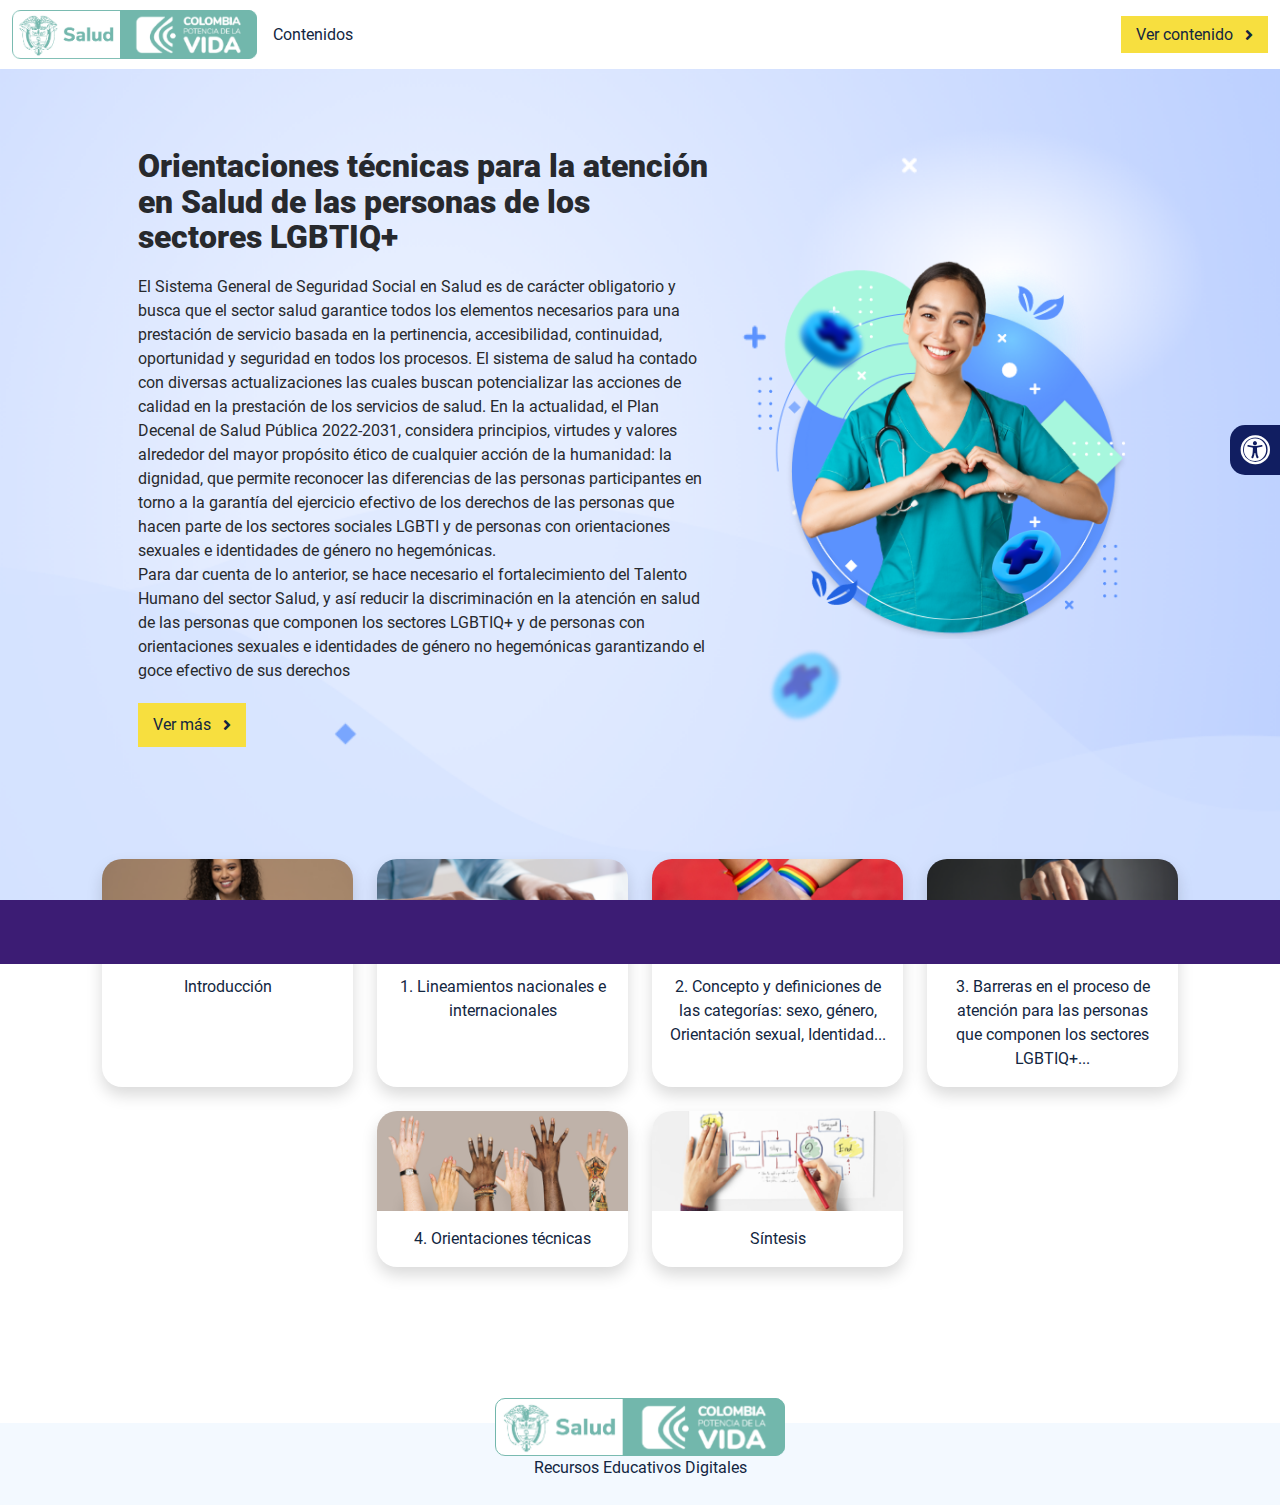
<file: index.html>
<!DOCTYPE html><html lang=""><head><meta charset="utf-8"><meta http-equiv="X-UA-Compatible" content="IE=edge"><meta name="viewport" content="width=device-width,initial-scale=1"><link rel="icon" href="favicon.ico"><title>Orientaciones técnicas para la atención en Salud de las personas de los sectores LGBTIQ+</title><link href="css/chunk-01486571.97da5f0c.css" rel="prefetch"><link href="css/chunk-019598b4.a67093c7.css" rel="prefetch"><link href="css/chunk-136aff22.6f1ff268.css" rel="prefetch"><link href="css/chunk-1c3a7ae6.a67093c7.css" rel="prefetch"><link href="css/chunk-4e410830.d277c5d5.css" rel="prefetch"><link href="css/chunk-70cf02ae.a67093c7.css" rel="prefetch"><link href="css/chunk-73811e5c.a67093c7.css" rel="prefetch"><link href="css/chunk-759933fd.124e4026.css" rel="prefetch"><link href="css/chunk-9b1c4f28.a67093c7.css" rel="prefetch"><link href="css/chunk-b5768118.a67093c7.css" rel="prefetch"><link href="css/chunk-da688802.553b4f2d.css" rel="prefetch"><link href="css/chunk-ec42f290.a67093c7.css" rel="prefetch"><link href="css/chunk-f6b4836c.a67093c7.css" rel="prefetch"><link href="css/comple.61db8168.css" rel="prefetch"><link href="css/creditos.e7d61c33.css" rel="prefetch"><link href="css/glosario.0fc7a0b9.css" rel="prefetch"><link href="css/intro.d277c5d5.css" rel="prefetch"><link href="css/referencias.dc114620.css" rel="prefetch"><link href="css/tema1.b735126b.css" rel="prefetch"><link href="css/tema2.d27f8ecf.css" rel="prefetch"><link href="css/tema3.a027d4bb.css" rel="prefetch"><link href="css/tema4.d277c5d5.css" rel="prefetch"><link href="js/chunk-01486571.2f714246.js" rel="prefetch"><link href="js/chunk-019598b4.110b50ae.js" rel="prefetch"><link href="js/chunk-136aff22.05c1ff21.js" rel="prefetch"><link href="js/chunk-1c3a7ae6.8c4b95e2.js" rel="prefetch"><link href="js/chunk-1fd0d98a.1858787b.js" rel="prefetch"><link href="js/chunk-2d0c031e.32b44feb.js" rel="prefetch"><link href="js/chunk-2d0c1cc1.0aaf412e.js" rel="prefetch"><link href="js/chunk-2d20edf4.67b95bca.js" rel="prefetch"><link href="js/chunk-2d20efc9.21f60c10.js" rel="prefetch"><link href="js/chunk-2d2297e9.b1a0eeb3.js" rel="prefetch"><link href="js/chunk-32f2441c.8169b171.js" rel="prefetch"><link href="js/chunk-4754745c.c35b3c24.js" rel="prefetch"><link href="js/chunk-4a378c9e.6d8ff3a6.js" rel="prefetch"><link href="js/chunk-4e410830.4c17d290.js" rel="prefetch"><link href="js/chunk-63c50802.42909c19.js" rel="prefetch"><link href="js/chunk-6ae87db0.2da592c0.js" rel="prefetch"><link href="js/chunk-70cf02ae.17ec95ee.js" rel="prefetch"><link href="js/chunk-71b7bde8.6af49aea.js" rel="prefetch"><link href="js/chunk-73811e5c.641b6ecb.js" rel="prefetch"><link href="js/chunk-756614a8.a35fa76b.js" rel="prefetch"><link href="js/chunk-759933fd.765fdc7e.js" rel="prefetch"><link href="js/chunk-760ecdc0.fc521825.js" rel="prefetch"><link href="js/chunk-9b1c4f28.9695bc8f.js" rel="prefetch"><link href="js/chunk-aeba2614.8d79b328.js" rel="prefetch"><link href="js/chunk-b5768118.fa758a86.js" rel="prefetch"><link href="js/chunk-be077ba8.26e97e62.js" rel="prefetch"><link href="js/chunk-cb526bc0.c4de9266.js" rel="prefetch"><link href="js/chunk-d4847814.c832cc05.js" rel="prefetch"><link href="js/chunk-da688802.4ad4bded.js" rel="prefetch"><link href="js/chunk-dfda403c.56602412.js" rel="prefetch"><link href="js/chunk-ec42f290.c294b61c.js" rel="prefetch"><link href="js/chunk-f6b4836c.22066d79.js" rel="prefetch"><link href="js/comple.23f7ff40.js" rel="prefetch"><link href="js/creditos.417f2194.js" rel="prefetch"><link href="js/glosario.331b4a5d.js" rel="prefetch"><link href="js/intro.135f1678.js" rel="prefetch"><link href="js/referencias.81e8df03.js" rel="prefetch"><link href="js/tema1.6ba8cd6d.js" rel="prefetch"><link href="js/tema2.8cc8adda.js" rel="prefetch"><link href="js/tema3.8bf3e036.js" rel="prefetch"><link href="js/tema4.14fe81ef.js" rel="prefetch"><link href="css/app.1b0d4613.css" rel="preload" as="style"><link href="css/chunk-vendors.3abe504d.css" rel="preload" as="style"><link href="js/app.bc29f5a5.js" rel="preload" as="script"><link href="js/chunk-vendors.ab877605.js" rel="preload" as="script"><link href="css/chunk-vendors.3abe504d.css" rel="stylesheet"><link href="css/app.1b0d4613.css" rel="stylesheet"></head><body><noscript><strong>We're sorry but Orientaciones técnicas para la atención en Salud de las personas de los sectores LGBTIQ+ doesn't work properly without JavaScript enabled. Please enable it to continue.</strong></noscript><div id="app"></div><script src="js/chunk-vendors.ab877605.js"></script><script src="js/app.bc29f5a5.js"></script></body></html>
</file>
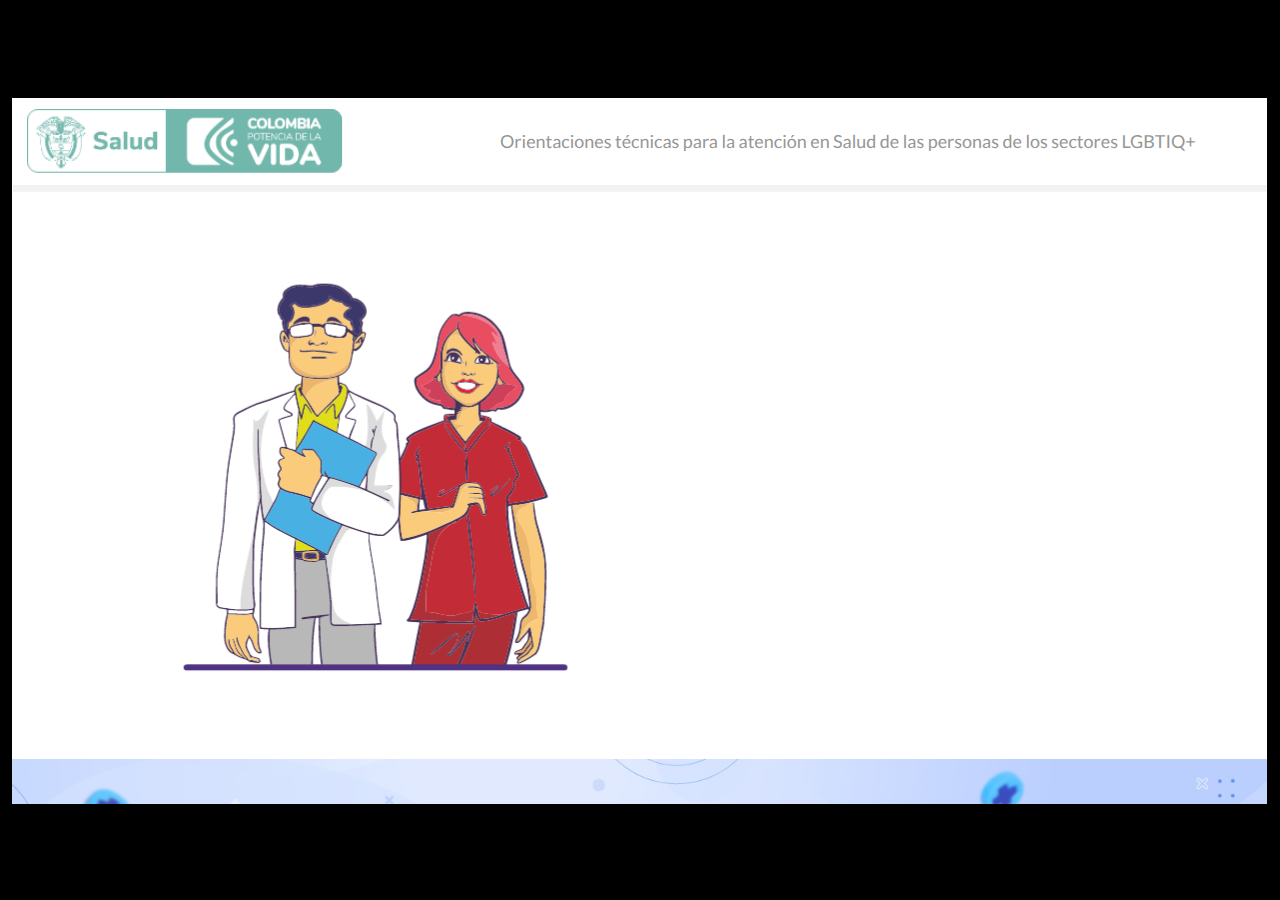
<file: actividades/act1/story.html>
﻿<!doctype html>
<html lang="es">
<head>
  <meta charset="utf-8">
  <!-- Creado con Storyline 360 - http://www.articulate.com  -->
  <!-- version: 3.80.31058.0 -->
  <title>Actividad did&#225;ctica 1</title>
  <meta http-equiv="x-ua-compatible" content="IE=edge"/>
  <meta name="viewport" content="width=device-width,initial-scale=1,user-scalable=no,shrink-to-fit=no,minimal-ui"/>
  <meta name="apple-mobile-web-app-capable" content="yes"/>
  <style>
    html, body { height: 100%; padding: 0; margin: 0 }
    #app { height: 100%; width: 100%; }
  </style>

  <script>
    window.DS = {};
    window.globals = {
      DATA_PATH_BASE: '',
      HAS_FRAME: true,
      HAS_SLIDE: true,

      lmsPresent: false,
      tinCanPresent: false,
      cmi5Present: false,
      aoSupport: false,
      scale: 'show all',
      captureRc: false,
      browserSize: 'optimal',
      bgColor: '#000000',
      features: 'ConnectionMessages,DropIn1,DropIn2,DropIn3,DropIn4,DropIn5,FullScreenToggle,HyperlinkHoverStateFix,LayerPresentAsDialog,MultipleQuizTracking,UpdatedThemeEditor',
      themeName: 'classic',
      preloaderColor: '#FFFFFF',
      suppressAnalytics: true,
      productChannel: 'stable',
      publishSource: 'storyline',
      aid: 'aid|e14397ea-0237-43b4-a3b7-7398baa37849',
      cid: '04bfd34e-cd07-4569-9f02-371561cab23e',
      playerVersion: '3.80.31058.0',
      publishTimestamp: '2024-06-07T01:29:25.6468035Z',
      maxIosVideoElements: 10,
      connectionSettings: { mode: 'disabled' },

      
      parseParams: function(qs) {
        if (window.globals.parsedParams != null) {
          return window.globals.parsedParams;
        }
        qs = (qs || window.location.search.substr(1)).split('+').join(' ');
        var params = {},
            tokens,
            re = /[?&]?([^=]+)=([^&]*)/g;

        while (tokens = re.exec(qs)) {
          params[decodeURIComponent(tokens[1]).trim()] =
            decodeURIComponent(tokens[2]).trim();
        }
        window.globals.parsedParams = params;
        return params;
      }

    };
  </script>
  <script>
    var isIe11 = ('ActiveXObject' in window || window.MSBlobBuilder != null)
      && window.msCrypto != null && !window.ActiveXObject;
    if (isIe11) {
      window.globals.unsupportedBrowser = true;
      document.write(atob('[base64]'));
    }
  </script>
  
  <script>window.THREE = { };</script>
  
</head>
<body style="background: #000000" class="cs-HTML theme-classic">
  <!-- 360 -->
  <script>!function(){var e,i=/iPhone/i,o=/iPod/i,n=/iPad/i,t=/\biOS-universal(?:.+)Mac\b/i,r=/\bAndroid(?:.+)Mobile\b/i,a=/Android/i,d=/(?:SD4930UR|\bSilk(?:.+)Mobile\b)/i,p=/Silk/i,l=/Windows Phone/i,u=/\bWindows(?:.+)ARM\b/i,b=/BlackBerry/i,s=/BB10/i,c=/Opera Mini/i,f=/\b(CriOS|Chrome)(?:.+)Mobile/i,h=/Mobile(?:.+)Firefox\b/i,v=function(e){return void 0!==e&&"MacIntel"===e.platform&&"number"==typeof e.maxTouchPoints&&e.maxTouchPoints>1&&"undefined"==typeof MSStream};e=function(e){var m={userAgent:"",platform:"",maxTouchPoints:0};e||"undefined"==typeof navigator?"string"==typeof e?m.userAgent=e:e&&e.userAgent&&(m={userAgent:e.userAgent,platform:e.platform,maxTouchPoints:e.maxTouchPoints||0}):m={userAgent:navigator.userAgent,platform:navigator.platform,maxTouchPoints:navigator.maxTouchPoints||0};var g=m.userAgent,y=g.split("[FBAN");void 0!==y[1]&&(g=y[0]),void 0!==(y=g.split("Twitter"))[1]&&(g=y[0]);var A=function(e){return function(i){return i.test(e)}}(g),w={apple:{phone:A(i)&&!A(l),ipod:A(o),tablet:!A(i)&&(A(n)||v(m))&&!A(l),universal:A(t),device:(A(i)||A(o)||A(n)||A(t)||v(m))&&!A(l)},amazon:{phone:A(d),tablet:!A(d)&&A(p),device:A(d)||A(p)},android:{phone:!A(l)&&A(d)||!A(l)&&A(r),tablet:!A(l)&&!A(d)&&!A(r)&&(A(p)||A(a)),device:!A(l)&&(A(d)||A(p)||A(r)||A(a))||A(/\bokhttp\b/i)},windows:{phone:A(l),tablet:A(u),device:A(l)||A(u)},other:{blackberry:A(b),blackberry10:A(s),opera:A(c),firefox:A(h),chrome:A(f),device:A(b)||A(s)||A(c)||A(h)||A(f)},any:!1,phone:!1,tablet:!1};return w.any=w.apple.device||w.android.device||w.windows.device||w.other.device,w.phone=w.apple.phone||w.android.phone||w.windows.phone,w.tablet=w.apple.tablet||w.android.tablet||w.windows.tablet,w}(),"object"==typeof exports&&"undefined"!=typeof module?module.exports=e:"function"==typeof define&&define.amd?define((function(){return e})):this.isMobile=e}();
    window.isMobile.apple.tablet = window.isMobile.apple.tablet ||
      (navigator.platform === 'MacIntel' && navigator.maxTouchPoints > 1);
    window.isMobile.apple.device = window.isMobile.apple.device || window.isMobile.apple.tablet;
    window.isMobile.tablet = window.isMobile.tablet || window.isMobile.apple.tablet;
    window.isMobile.any = window.isMobile.any || window.isMobile.apple.tablet;
  </script>

  <div id="focus-sink" tabindex="-1"></div>

  <div id="preso"></div>
  <script>
    (function() {

      var classTypes = [ 'desktop', 'mobile', 'phone', 'tablet' ];

      var addDeviceClasses = function(prefix, testObj) {
        var curr, i;
        for (i = 0; i < classTypes.length; i++) {
          curr = classTypes[i];
          if (testObj[curr]) {
            document.body.classList.add(prefix + curr);
          }
        }
      };

      var params = window.globals.parseParams(),
          isDevicePreview = params.devicepreview === '1',
          isPhoneOverride = params.deviceType === 'phone' || (isDevicePreview && params.phone == '1'),
          isTabletOverride = (params.deviceType === 'tablet' || isDevicePreview) && !isPhoneOverride,
          isMobileOverride = isPhoneOverride || isTabletOverride;

      var deviceView = {
        desktop: !window.isMobile.any && !isMobileOverride,
        mobile: window.isMobile.any || isMobileOverride,
        phone: isPhoneOverride || (window.isMobile.phone && !isTabletOverride),
        tablet: isTabletOverride || window.isMobile.tablet
      };

      window.globals.deviceView = deviceView;
      window.isMobile.desktop = !window.isMobile.any;
      window.isMobile.mobile = window.isMobile.any;

      addDeviceClasses('view-', deviceView);

    })();
  </script>
  
  <script src='story_content/user.js' type=text/javascript></script>
  <div class="slide-loader"></div>

  <script>
    if (window.globals.deviceView.isMobile) { var doc = document, loader = doc.body.querySelector('.slide-loader'); [ 1, 2, 3 ].forEach(function(n) { var d = doc.createElement('div'); d.style.backgroundColor = window.globals.preloaderColor; d.classList.add('mobile-loader-dot'); d.classList.add('dot' + n); loader.appendChild(d); }); }
  </script>

  <div class="mobile-load-title-overlay" style="display: none">
    <div class="mobile-load-title">Actividad did&#225;ctica 1</div>
  </div>

  <div class="mobile-chrome-warning"></div>

  
<style>
  .warn-connection-dialog {
    display: none;
    background: transparent;
    pointer-events: all;
    position: fixed;
    left: 0;
    top: 0;
    width: 100%;
    height: 100%;
    z-index: 999;
  }

  .warn-connection-content {
    pointer-events: all;
    border-radius: 4px;
    background: white;
    border: 1px solid #E7E7E7;
    color: #333333;
    box-shadow: 0 2px 4px rgba(0, 0, 0, 0.25);
    transition: all 150ms ease-out;
    position: absolute;
    white-space: nowrap;
  }

  .view-phone.is-landscape .warn-connection-content {
    left: 23px;
    bottom: 23px;
  }

  .view-tablet.is-landscape .warn-connection-content {
    left: 50%;
    top: 20px;
    transform: translateX(-50%);
  }

  .is-portrait .warn-connection-content {
    transform: translate(-50%, calc(-100% - 15px));
  }

  .warn-connection-content p {
    display: inline-block;
    margin: 0 8px 0 0;
    line-height: 33px;
    font-size: 11px;
  }

  .warn-connection-content svg {
    position: relative;
    vertical-align: middle;
    margin: 0 2px 2px 8px;
  }

  .view-desktop .warn-connection-content {
    left: 1.5em;
    bottom: 1.5em;
  }

  .view-desktop .warn-connection-content p {
    font-size: 1.1em;
  }

  .is-offline .warn-connection-dialog {
    display: block;
  }

  .is-offline .cs-panel * {
    pointer-events: none !important;
  }

  .is-offline .cs-panel {
    pointer-events: all !important;
  }

  .is-offline #nav-controls * {
    pointer-events: none !important;
  }

  .is-offline #nav-controls {
    pointer-events: all !important;
  }
</style>

<div class="warn-connection-dialog" role="alertdialog" aria-modal="true" tabindex="0" aria-labelledby="warn-connection-message">
  <div class="warn-connection-content">
    <svg width="17" height="15" viewBox="0 0 17 15" xmlns="http://www.w3.org/2000/svg">
      <path fill="#8F0000" stroke="white" d="M16.07,12.98 L15.88,12.23 L9.51,1.21 C8.97,0.26,7.6,0.26,7.06,1.21 L0.69,12.23 C0.15,13.16,0.81,14.36,1.91,14.36 H14.65 C15.47,14.36,16.05,13.7,16.07,12.98 Z"/>
      <path fill="white" stroke="white" d="M8.58,5.5 C8.35,5.28,8.5,5.35,8.21,5.32 C8.09,5.35,7.97,5.49,7.96,5.67 C7.97,5.79,7.98,5.92,7.98,6.04 L7.98,6.04 C7.99,6.17,8,6.31,8.01,6.43 L8.01,6.44 C8.03,6.92,8.06,7.41,8.09,7.9 L8.09,7.9 C8.12,8.39,8.14,8.88,8.17,9.37 C8.17,9.39,8.18,9.42,8.2,9.44 C8.23,9.46,8.25,9.47,8.28,9.47 C8.31,9.47,8.34,9.46,8.35,9.44 C8.37,9.43,8.38,9.4,8.39,9.35 L8.39,9.34 C8.39,9.24,8.4,9.15,8.4,9.05 L8.4,9.05 C8.41,8.96,8.41,8.86,8.42,8.75 C8.43,8.44,8.45,8.12,8.47,7.81 L8.47,7.81 C8.49,7.49,8.51,7.18,8.53,6.87 C8.55,6.46,8.56,6.05,8.59,5.64 L8.6,5.62 C8.6,5.57,8.59,5.53,8.58,5.5 L8.21,5.32 Z"/>
      <circle fill="white" stroke="white" cx="8.3" cy="11.35" r="0.3"/>
    </svg>
    <p id="warn-connection-message">You are offline. Trying to reconnect...</p>
  </div>
</div>

<script>
  (function() {
    window.DS.connection = {
      warningShown: false,
      assets: {},
      loadingAssetGroup: false,
      retryDelay: 500
    };

    var connectionSettings = window.globals.connectionSettings || {};

    // The `window.globals.features` variable must be set in `webpack.dev.config` when testing locally - it is not enough
    // to have it in the data - but it must be set there as well.
    var useConnectionMessages = window.AbortController != null &&
      window.location.protocol != 'file:' &&
      window.globals.features.indexOf('ConnectionMessages') != -1 &&
      connectionSettings.mode === 'normal';

    window.DS.connection.useConnectionMessages = useConnectionMessages;

    var assetCount = 0;
    var checkLoadedId;


    if (useConnectionMessages && connectionSettings != null) {
      var contentEl = document.querySelector('.warn-connection-content');
      var messageEl = contentEl.querySelector('p');

      if (connectionSettings.useDarkTheme) {
        contentEl.style.borderColor = '#BABBBA';
        contentEl.style.backgroundColor = '#282828';
        contentEl.style.color = '#FFFFFF';
      }

      if (connectionSettings.message != null) {
        messageEl.textContent = window.decodeURIComponent(connectionSettings.message);
      }
    }

    function checkAssetsReady() {
      for (var i in DS.connection.assets) {
        if (!DS.connection.assets[i].success) {
          return false;
        }
      }
      return true;
    }

    function stopAssetGroup() {
      if (!useConnectionMessages) { return; }

      assetCount = 0;

      DS.connection.oldAssetGroup = DS.connection.assets;
      DS.connection.assets = {};
      DS.connection.loadingAssetGroup = false;
      clearInterval(checkLoadedId);
    }

    function startAssetGroup() {
      if (!useConnectionMessages) { return; }
      var ticks = 0;
      clearInterval(checkLoadedId);
      checkLoadedId = setInterval(function() {
        var loaded = 0;
        if (assetCount === 0 && loaded === 0) {
          clearInterval(checkLoadedId);
          return;
        }

        for (var i in DS.connection.assets) {
          if (DS.connection.assets[i].success) {
            loaded++;
          }
        }

        if (assetCount === loaded && checkAssetsReady()) {
          for (var i in DS.connection.assets) {
            if (DS.connection.assets[i].action) {
              DS.connection.assets[i].action();
            }
          }
          hideWarning();
          stopAssetGroup();
        }
      }, 100)
    }

    function requiredAsset(url, action, retry, type) {
      if (!useConnectionMessages) { return; }
      if (DS.connection.assets[url]) { return; }

      DS.connection.assets[url] = {
        success: false, action: action, retry: retry, type: type
      };
      assetCount = Object.keys(DS.connection.assets).length;
      if (!DS.connection.loadingAssetGroup) {
        startAssetGroup();
      }
      DS.connection.loadingAssetGroup = true;
    }

    function assetLoaded(url) {
      if (!useConnectionMessages) { return; }
      if (DS.connection.assets[url]) {
        DS.connection.assets[url].success = true;
      }
    }

    function assetFailed(url) {
      if (!useConnectionMessages) { return; }
      if (!DS.connection.assets[url]) {
        if (/\.js$/.test(url) && url.indexOf('transcripts') === -1) {
          setTimeout(function() {
            if (DS.connection.lastSlideLoaded != null) {
              DS.connection.lastSlideLoaded();
            }
          }, DS.connection.retryDelay);
        }
        return;
      }
      if (!DS.connection.warningShown) { showWarning(); }
      if (DS.connection.assets[url].retry) {
        setTimeout(function() {
          if (!DS.connection.assets[url].success) {
            DS.connection.assets[url].retry()
          }
        }, DS.connection.retryDelay);
      }
    }

    function hideWarning() {
      document.body.classList.remove('is-offline');
      DS.connection.warningShown = false;
      enableKeys();
    }
    DS.connection.hideWarning = hideWarning

    function showWarning(btn) {
      document.body.classList.add('is-offline')
      DS.connection.warningShown = true;
      updateWarningPosition();
      disableKeys();
    }

    function updateWarningPosition() {
      if (!DS.connection.warningShown) {
        return;
      }

      var isPortrait = document.body.classList.contains('is-portrait');
      var warningEl = document.querySelector('.warn-connection-content');

      if (isPortrait) {
        var slide = document.querySelector('.primary-slide');
        var slideRect = slide.getBoundingClientRect();

        warningEl.style.top = `${slideRect.top}px`
        warningEl.style.left = `${slideRect.left + slideRect.width / 2}px`
      } else {
        warningEl.style.top = null;
        warningEl.style.left = null;
      }

      window.requestAnimationFrame(updateWarningPosition);
    }

    function onDisableKeyDown(e) {
      e.preventDefault();
      e.stopImmediatePropagation();
    }

    function onDisableKeyUp(e) {
      e.preventDefault();
      e.stopImmediatePropagation();
    }

    var accStyle = document.createElement('style');
    var warnDialogEl = document.querySelector('.warn-connection-dialog');

    function disableKeys() {
      if (DS.views.nsStack.length === 1) {
        DS.views.nsStack[0].tabReachable = false
        DS.views.nsStack[0].updateTabIndex(true, true);
      }

      accStyle.innerHTML = '.acc-shadow-dom { display: none; }';
      document.body.appendChild(accStyle);

      warnDialogEl.parentNode.append(warnDialogEl);
      warnDialogEl.focus();
    }

    function enableKeys() {
      document.body.removeChild(accStyle);
      if (DS.views.nsStack.length === 1 && DS.views.nsStack[0].name === '_frame') {
        DS.views.nsStack[0].tabReachable = true;
        DS.views.nsStack[0].updateTabIndex();
      }
    }

    // these will all be noops if the feature flag isn't set in
    // the data and `window.globals.features`
    DS.connection.requiredAsset = requiredAsset;
    DS.connection.assetLoaded = assetLoaded;
    DS.connection.assetFailed = assetFailed;
    DS.connection.stopAssetGroup = stopAssetGroup;
    DS.connection.startAssetGroup = startAssetGroup;
  })();
</script>


  <script>
    
    if (window.autoSpider && window.vInterfaceObject) {
      document.querySelector('.mobile-load-title-overlay').style.display = 'none';
    }
  </script>

  

  <link rel="stylesheet" href="html5/data/css/output.min.css" data-noprefix/>
</body>
<script src="html5/lib/scripts/bootstrapper.min.js"></script>
</html>
</file>
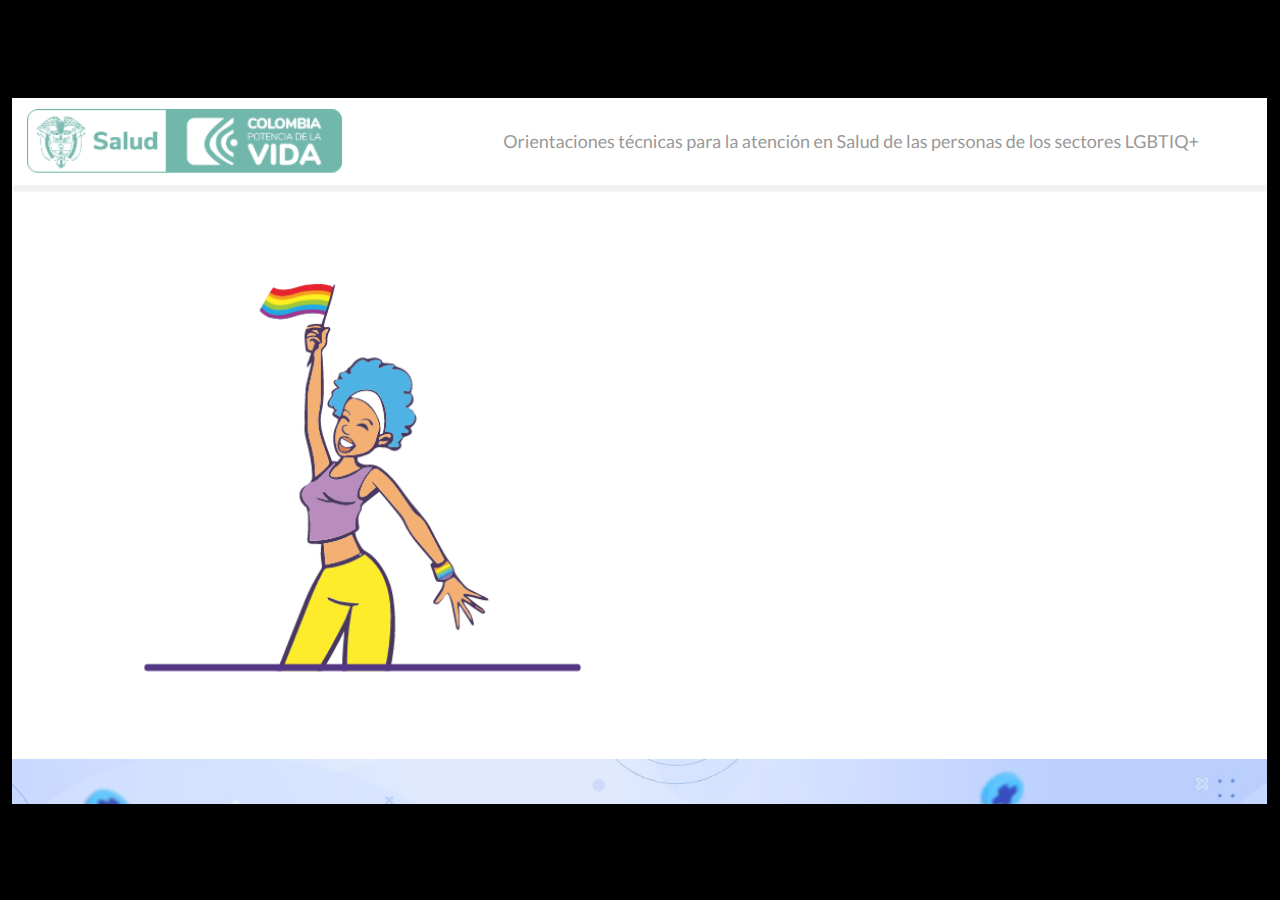
<file: actividades/act2/story.html>
﻿<!doctype html>
<html lang="es">
<head>
  <meta charset="utf-8">
  <!-- Creado con Storyline 360 - http://www.articulate.com  -->
  <!-- version: 3.80.31058.0 -->
  <title>Actividad did&#225;ctica 3</title>
  <meta http-equiv="x-ua-compatible" content="IE=edge"/>
  <meta name="viewport" content="width=device-width,initial-scale=1,user-scalable=no,shrink-to-fit=no,minimal-ui"/>
  <meta name="apple-mobile-web-app-capable" content="yes"/>
  <style>
    html, body { height: 100%; padding: 0; margin: 0 }
    #app { height: 100%; width: 100%; }
  </style>

  <script>
    window.DS = {};
    window.globals = {
      DATA_PATH_BASE: '',
      HAS_FRAME: true,
      HAS_SLIDE: true,

      lmsPresent: false,
      tinCanPresent: false,
      cmi5Present: false,
      aoSupport: false,
      scale: 'show all',
      captureRc: false,
      browserSize: 'optimal',
      bgColor: '#000000',
      features: 'ConnectionMessages,DropIn1,DropIn2,DropIn3,DropIn4,DropIn5,FullScreenToggle,HyperlinkHoverStateFix,LayerPresentAsDialog,MultipleQuizTracking,UpdatedThemeEditor',
      themeName: 'classic',
      preloaderColor: '#FFFFFF',
      suppressAnalytics: true,
      productChannel: 'stable',
      publishSource: 'storyline',
      aid: 'aid|e14397ea-0237-43b4-a3b7-7398baa37849',
      cid: '04bfd34e-cd07-4569-9f02-371561cab23e',
      playerVersion: '3.80.31058.0',
      publishTimestamp: '2024-06-07T01:50:11.5574459Z',
      maxIosVideoElements: 10,
      connectionSettings: { mode: 'disabled' },

      
      parseParams: function(qs) {
        if (window.globals.parsedParams != null) {
          return window.globals.parsedParams;
        }
        qs = (qs || window.location.search.substr(1)).split('+').join(' ');
        var params = {},
            tokens,
            re = /[?&]?([^=]+)=([^&]*)/g;

        while (tokens = re.exec(qs)) {
          params[decodeURIComponent(tokens[1]).trim()] =
            decodeURIComponent(tokens[2]).trim();
        }
        window.globals.parsedParams = params;
        return params;
      }

    };
  </script>
  <script>
    var isIe11 = ('ActiveXObject' in window || window.MSBlobBuilder != null)
      && window.msCrypto != null && !window.ActiveXObject;
    if (isIe11) {
      window.globals.unsupportedBrowser = true;
      document.write(atob('[base64]'));
    }
  </script>
  
  <script>window.THREE = { };</script>
  
</head>
<body style="background: #000000" class="cs-HTML theme-classic">
  <!-- 360 -->
  <script>!function(){var e,i=/iPhone/i,o=/iPod/i,n=/iPad/i,t=/\biOS-universal(?:.+)Mac\b/i,r=/\bAndroid(?:.+)Mobile\b/i,a=/Android/i,d=/(?:SD4930UR|\bSilk(?:.+)Mobile\b)/i,p=/Silk/i,l=/Windows Phone/i,u=/\bWindows(?:.+)ARM\b/i,b=/BlackBerry/i,s=/BB10/i,c=/Opera Mini/i,f=/\b(CriOS|Chrome)(?:.+)Mobile/i,h=/Mobile(?:.+)Firefox\b/i,v=function(e){return void 0!==e&&"MacIntel"===e.platform&&"number"==typeof e.maxTouchPoints&&e.maxTouchPoints>1&&"undefined"==typeof MSStream};e=function(e){var m={userAgent:"",platform:"",maxTouchPoints:0};e||"undefined"==typeof navigator?"string"==typeof e?m.userAgent=e:e&&e.userAgent&&(m={userAgent:e.userAgent,platform:e.platform,maxTouchPoints:e.maxTouchPoints||0}):m={userAgent:navigator.userAgent,platform:navigator.platform,maxTouchPoints:navigator.maxTouchPoints||0};var g=m.userAgent,y=g.split("[FBAN");void 0!==y[1]&&(g=y[0]),void 0!==(y=g.split("Twitter"))[1]&&(g=y[0]);var A=function(e){return function(i){return i.test(e)}}(g),w={apple:{phone:A(i)&&!A(l),ipod:A(o),tablet:!A(i)&&(A(n)||v(m))&&!A(l),universal:A(t),device:(A(i)||A(o)||A(n)||A(t)||v(m))&&!A(l)},amazon:{phone:A(d),tablet:!A(d)&&A(p),device:A(d)||A(p)},android:{phone:!A(l)&&A(d)||!A(l)&&A(r),tablet:!A(l)&&!A(d)&&!A(r)&&(A(p)||A(a)),device:!A(l)&&(A(d)||A(p)||A(r)||A(a))||A(/\bokhttp\b/i)},windows:{phone:A(l),tablet:A(u),device:A(l)||A(u)},other:{blackberry:A(b),blackberry10:A(s),opera:A(c),firefox:A(h),chrome:A(f),device:A(b)||A(s)||A(c)||A(h)||A(f)},any:!1,phone:!1,tablet:!1};return w.any=w.apple.device||w.android.device||w.windows.device||w.other.device,w.phone=w.apple.phone||w.android.phone||w.windows.phone,w.tablet=w.apple.tablet||w.android.tablet||w.windows.tablet,w}(),"object"==typeof exports&&"undefined"!=typeof module?module.exports=e:"function"==typeof define&&define.amd?define((function(){return e})):this.isMobile=e}();
    window.isMobile.apple.tablet = window.isMobile.apple.tablet ||
      (navigator.platform === 'MacIntel' && navigator.maxTouchPoints > 1);
    window.isMobile.apple.device = window.isMobile.apple.device || window.isMobile.apple.tablet;
    window.isMobile.tablet = window.isMobile.tablet || window.isMobile.apple.tablet;
    window.isMobile.any = window.isMobile.any || window.isMobile.apple.tablet;
  </script>

  <div id="focus-sink" tabindex="-1"></div>

  <div id="preso"></div>
  <script>
    (function() {

      var classTypes = [ 'desktop', 'mobile', 'phone', 'tablet' ];

      var addDeviceClasses = function(prefix, testObj) {
        var curr, i;
        for (i = 0; i < classTypes.length; i++) {
          curr = classTypes[i];
          if (testObj[curr]) {
            document.body.classList.add(prefix + curr);
          }
        }
      };

      var params = window.globals.parseParams(),
          isDevicePreview = params.devicepreview === '1',
          isPhoneOverride = params.deviceType === 'phone' || (isDevicePreview && params.phone == '1'),
          isTabletOverride = (params.deviceType === 'tablet' || isDevicePreview) && !isPhoneOverride,
          isMobileOverride = isPhoneOverride || isTabletOverride;

      var deviceView = {
        desktop: !window.isMobile.any && !isMobileOverride,
        mobile: window.isMobile.any || isMobileOverride,
        phone: isPhoneOverride || (window.isMobile.phone && !isTabletOverride),
        tablet: isTabletOverride || window.isMobile.tablet
      };

      window.globals.deviceView = deviceView;
      window.isMobile.desktop = !window.isMobile.any;
      window.isMobile.mobile = window.isMobile.any;

      addDeviceClasses('view-', deviceView);

    })();
  </script>
  
  <script src='story_content/user.js' type=text/javascript></script>
  <div class="slide-loader"></div>

  <script>
    if (window.globals.deviceView.isMobile) { var doc = document, loader = doc.body.querySelector('.slide-loader'); [ 1, 2, 3 ].forEach(function(n) { var d = doc.createElement('div'); d.style.backgroundColor = window.globals.preloaderColor; d.classList.add('mobile-loader-dot'); d.classList.add('dot' + n); loader.appendChild(d); }); }
  </script>

  <div class="mobile-load-title-overlay" style="display: none">
    <div class="mobile-load-title">Actividad did&#225;ctica 2</div>
  </div>

  <div class="mobile-chrome-warning"></div>

  
<style>
  .warn-connection-dialog {
    display: none;
    background: transparent;
    pointer-events: all;
    position: fixed;
    left: 0;
    top: 0;
    width: 100%;
    height: 100%;
    z-index: 999;
  }

  .warn-connection-content {
    pointer-events: all;
    border-radius: 4px;
    background: white;
    border: 1px solid #E7E7E7;
    color: #333333;
    box-shadow: 0 2px 4px rgba(0, 0, 0, 0.25);
    transition: all 150ms ease-out;
    position: absolute;
    white-space: nowrap;
  }

  .view-phone.is-landscape .warn-connection-content {
    left: 23px;
    bottom: 23px;
  }

  .view-tablet.is-landscape .warn-connection-content {
    left: 50%;
    top: 20px;
    transform: translateX(-50%);
  }

  .is-portrait .warn-connection-content {
    transform: translate(-50%, calc(-100% - 15px));
  }

  .warn-connection-content p {
    display: inline-block;
    margin: 0 8px 0 0;
    line-height: 33px;
    font-size: 11px;
  }

  .warn-connection-content svg {
    position: relative;
    vertical-align: middle;
    margin: 0 2px 2px 8px;
  }

  .view-desktop .warn-connection-content {
    left: 1.5em;
    bottom: 1.5em;
  }

  .view-desktop .warn-connection-content p {
    font-size: 1.1em;
  }

  .is-offline .warn-connection-dialog {
    display: block;
  }

  .is-offline .cs-panel * {
    pointer-events: none !important;
  }

  .is-offline .cs-panel {
    pointer-events: all !important;
  }

  .is-offline #nav-controls * {
    pointer-events: none !important;
  }

  .is-offline #nav-controls {
    pointer-events: all !important;
  }
</style>

<div class="warn-connection-dialog" role="alertdialog" aria-modal="true" tabindex="0" aria-labelledby="warn-connection-message">
  <div class="warn-connection-content">
    <svg width="17" height="15" viewBox="0 0 17 15" xmlns="http://www.w3.org/2000/svg">
      <path fill="#8F0000" stroke="white" d="M16.07,12.98 L15.88,12.23 L9.51,1.21 C8.97,0.26,7.6,0.26,7.06,1.21 L0.69,12.23 C0.15,13.16,0.81,14.36,1.91,14.36 H14.65 C15.47,14.36,16.05,13.7,16.07,12.98 Z"/>
      <path fill="white" stroke="white" d="M8.58,5.5 C8.35,5.28,8.5,5.35,8.21,5.32 C8.09,5.35,7.97,5.49,7.96,5.67 C7.97,5.79,7.98,5.92,7.98,6.04 L7.98,6.04 C7.99,6.17,8,6.31,8.01,6.43 L8.01,6.44 C8.03,6.92,8.06,7.41,8.09,7.9 L8.09,7.9 C8.12,8.39,8.14,8.88,8.17,9.37 C8.17,9.39,8.18,9.42,8.2,9.44 C8.23,9.46,8.25,9.47,8.28,9.47 C8.31,9.47,8.34,9.46,8.35,9.44 C8.37,9.43,8.38,9.4,8.39,9.35 L8.39,9.34 C8.39,9.24,8.4,9.15,8.4,9.05 L8.4,9.05 C8.41,8.96,8.41,8.86,8.42,8.75 C8.43,8.44,8.45,8.12,8.47,7.81 L8.47,7.81 C8.49,7.49,8.51,7.18,8.53,6.87 C8.55,6.46,8.56,6.05,8.59,5.64 L8.6,5.62 C8.6,5.57,8.59,5.53,8.58,5.5 L8.21,5.32 Z"/>
      <circle fill="white" stroke="white" cx="8.3" cy="11.35" r="0.3"/>
    </svg>
    <p id="warn-connection-message">You are offline. Trying to reconnect...</p>
  </div>
</div>

<script>
  (function() {
    window.DS.connection = {
      warningShown: false,
      assets: {},
      loadingAssetGroup: false,
      retryDelay: 500
    };

    var connectionSettings = window.globals.connectionSettings || {};

    // The `window.globals.features` variable must be set in `webpack.dev.config` when testing locally - it is not enough
    // to have it in the data - but it must be set there as well.
    var useConnectionMessages = window.AbortController != null &&
      window.location.protocol != 'file:' &&
      window.globals.features.indexOf('ConnectionMessages') != -1 &&
      connectionSettings.mode === 'normal';

    window.DS.connection.useConnectionMessages = useConnectionMessages;

    var assetCount = 0;
    var checkLoadedId;


    if (useConnectionMessages && connectionSettings != null) {
      var contentEl = document.querySelector('.warn-connection-content');
      var messageEl = contentEl.querySelector('p');

      if (connectionSettings.useDarkTheme) {
        contentEl.style.borderColor = '#BABBBA';
        contentEl.style.backgroundColor = '#282828';
        contentEl.style.color = '#FFFFFF';
      }

      if (connectionSettings.message != null) {
        messageEl.textContent = window.decodeURIComponent(connectionSettings.message);
      }
    }

    function checkAssetsReady() {
      for (var i in DS.connection.assets) {
        if (!DS.connection.assets[i].success) {
          return false;
        }
      }
      return true;
    }

    function stopAssetGroup() {
      if (!useConnectionMessages) { return; }

      assetCount = 0;

      DS.connection.oldAssetGroup = DS.connection.assets;
      DS.connection.assets = {};
      DS.connection.loadingAssetGroup = false;
      clearInterval(checkLoadedId);
    }

    function startAssetGroup() {
      if (!useConnectionMessages) { return; }
      var ticks = 0;
      clearInterval(checkLoadedId);
      checkLoadedId = setInterval(function() {
        var loaded = 0;
        if (assetCount === 0 && loaded === 0) {
          clearInterval(checkLoadedId);
          return;
        }

        for (var i in DS.connection.assets) {
          if (DS.connection.assets[i].success) {
            loaded++;
          }
        }

        if (assetCount === loaded && checkAssetsReady()) {
          for (var i in DS.connection.assets) {
            if (DS.connection.assets[i].action) {
              DS.connection.assets[i].action();
            }
          }
          hideWarning();
          stopAssetGroup();
        }
      }, 100)
    }

    function requiredAsset(url, action, retry, type) {
      if (!useConnectionMessages) { return; }
      if (DS.connection.assets[url]) { return; }

      DS.connection.assets[url] = {
        success: false, action: action, retry: retry, type: type
      };
      assetCount = Object.keys(DS.connection.assets).length;
      if (!DS.connection.loadingAssetGroup) {
        startAssetGroup();
      }
      DS.connection.loadingAssetGroup = true;
    }

    function assetLoaded(url) {
      if (!useConnectionMessages) { return; }
      if (DS.connection.assets[url]) {
        DS.connection.assets[url].success = true;
      }
    }

    function assetFailed(url) {
      if (!useConnectionMessages) { return; }
      if (!DS.connection.assets[url]) {
        if (/\.js$/.test(url) && url.indexOf('transcripts') === -1) {
          setTimeout(function() {
            if (DS.connection.lastSlideLoaded != null) {
              DS.connection.lastSlideLoaded();
            }
          }, DS.connection.retryDelay);
        }
        return;
      }
      if (!DS.connection.warningShown) { showWarning(); }
      if (DS.connection.assets[url].retry) {
        setTimeout(function() {
          if (!DS.connection.assets[url].success) {
            DS.connection.assets[url].retry()
          }
        }, DS.connection.retryDelay);
      }
    }

    function hideWarning() {
      document.body.classList.remove('is-offline');
      DS.connection.warningShown = false;
      enableKeys();
    }
    DS.connection.hideWarning = hideWarning

    function showWarning(btn) {
      document.body.classList.add('is-offline')
      DS.connection.warningShown = true;
      updateWarningPosition();
      disableKeys();
    }

    function updateWarningPosition() {
      if (!DS.connection.warningShown) {
        return;
      }

      var isPortrait = document.body.classList.contains('is-portrait');
      var warningEl = document.querySelector('.warn-connection-content');

      if (isPortrait) {
        var slide = document.querySelector('.primary-slide');
        var slideRect = slide.getBoundingClientRect();

        warningEl.style.top = `${slideRect.top}px`
        warningEl.style.left = `${slideRect.left + slideRect.width / 2}px`
      } else {
        warningEl.style.top = null;
        warningEl.style.left = null;
      }

      window.requestAnimationFrame(updateWarningPosition);
    }

    function onDisableKeyDown(e) {
      e.preventDefault();
      e.stopImmediatePropagation();
    }

    function onDisableKeyUp(e) {
      e.preventDefault();
      e.stopImmediatePropagation();
    }

    var accStyle = document.createElement('style');
    var warnDialogEl = document.querySelector('.warn-connection-dialog');

    function disableKeys() {
      if (DS.views.nsStack.length === 1) {
        DS.views.nsStack[0].tabReachable = false
        DS.views.nsStack[0].updateTabIndex(true, true);
      }

      accStyle.innerHTML = '.acc-shadow-dom { display: none; }';
      document.body.appendChild(accStyle);

      warnDialogEl.parentNode.append(warnDialogEl);
      warnDialogEl.focus();
    }

    function enableKeys() {
      document.body.removeChild(accStyle);
      if (DS.views.nsStack.length === 1 && DS.views.nsStack[0].name === '_frame') {
        DS.views.nsStack[0].tabReachable = true;
        DS.views.nsStack[0].updateTabIndex();
      }
    }

    // these will all be noops if the feature flag isn't set in
    // the data and `window.globals.features`
    DS.connection.requiredAsset = requiredAsset;
    DS.connection.assetLoaded = assetLoaded;
    DS.connection.assetFailed = assetFailed;
    DS.connection.stopAssetGroup = stopAssetGroup;
    DS.connection.startAssetGroup = startAssetGroup;
  })();
</script>


  <script>
    
    if (window.autoSpider && window.vInterfaceObject) {
      document.querySelector('.mobile-load-title-overlay').style.display = 'none';
    }
  </script>

  

  <link rel="stylesheet" href="html5/data/css/output.min.css" data-noprefix/>
</body>
<script src="html5/lib/scripts/bootstrapper.min.js"></script>
</html>
</file>
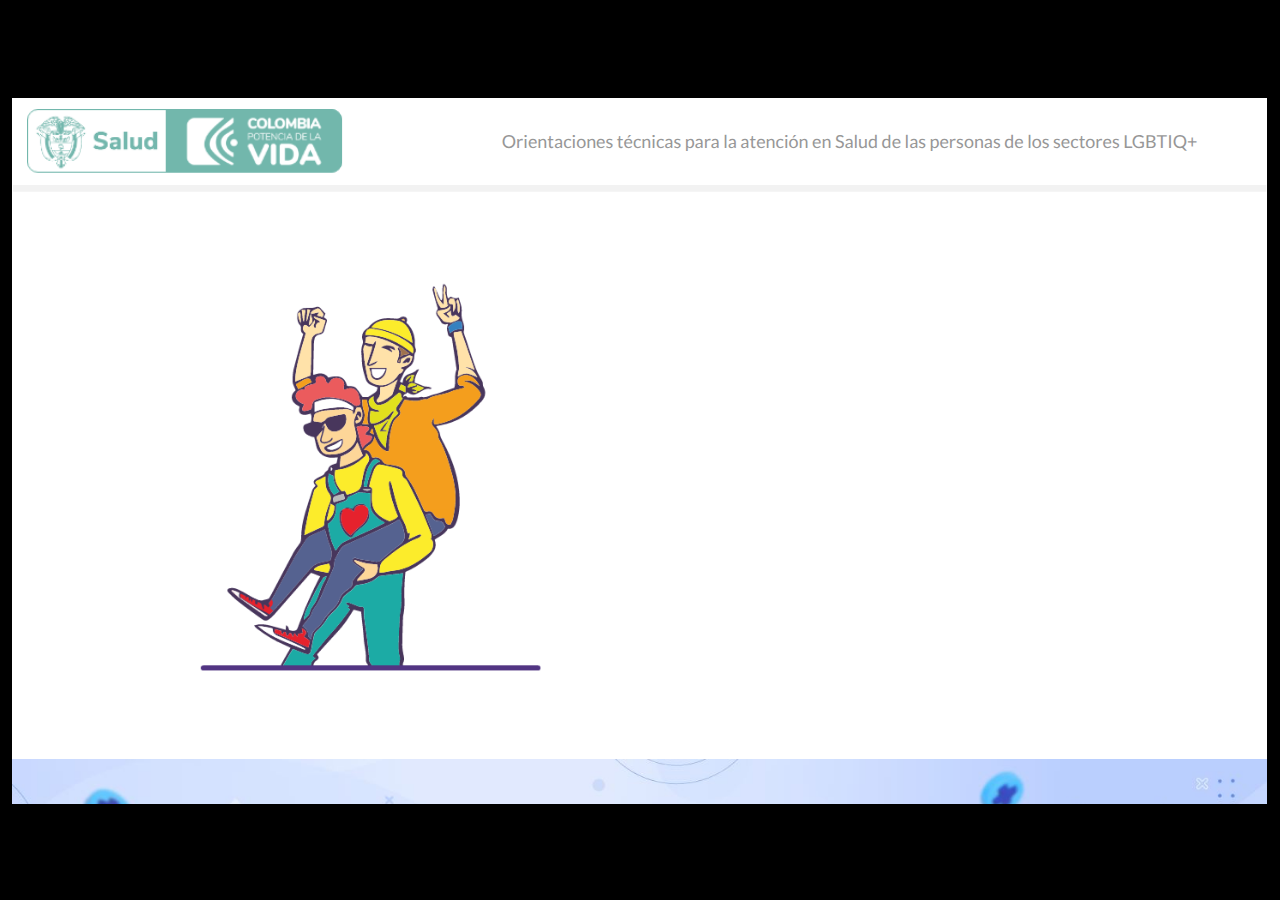
<file: actividades/act3/story.html>
﻿<!doctype html>
<html lang="es">
<head>
  <meta charset="utf-8">
  <!-- Creado con Storyline 360 - http://www.articulate.com  -->
  <!-- version: 3.80.31058.0 -->
  <title>Actividad did&#225;ctica 5</title>
  <meta http-equiv="x-ua-compatible" content="IE=edge"/>
  <meta name="viewport" content="width=device-width,initial-scale=1,user-scalable=no,shrink-to-fit=no,minimal-ui"/>
  <meta name="apple-mobile-web-app-capable" content="yes"/>
  <style>
    html, body { height: 100%; padding: 0; margin: 0 }
    #app { height: 100%; width: 100%; }
  </style>

  <script>
    window.DS = {};
    window.globals = {
      DATA_PATH_BASE: '',
      HAS_FRAME: true,
      HAS_SLIDE: true,

      lmsPresent: false,
      tinCanPresent: false,
      cmi5Present: false,
      aoSupport: false,
      scale: 'show all',
      captureRc: false,
      browserSize: 'optimal',
      bgColor: '#000000',
      features: 'ConnectionMessages,DropIn1,DropIn2,DropIn3,DropIn4,DropIn5,FullScreenToggle,HyperlinkHoverStateFix,LayerPresentAsDialog,MultipleQuizTracking,UpdatedThemeEditor',
      themeName: 'classic',
      preloaderColor: '#FFFFFF',
      suppressAnalytics: true,
      productChannel: 'stable',
      publishSource: 'storyline',
      aid: 'aid|e14397ea-0237-43b4-a3b7-7398baa37849',
      cid: '04bfd34e-cd07-4569-9f02-371561cab23e',
      playerVersion: '3.80.31058.0',
      publishTimestamp: '2024-06-07T02:08:36.9809520Z',
      maxIosVideoElements: 10,
      connectionSettings: { mode: 'disabled' },

      
      parseParams: function(qs) {
        if (window.globals.parsedParams != null) {
          return window.globals.parsedParams;
        }
        qs = (qs || window.location.search.substr(1)).split('+').join(' ');
        var params = {},
            tokens,
            re = /[?&]?([^=]+)=([^&]*)/g;

        while (tokens = re.exec(qs)) {
          params[decodeURIComponent(tokens[1]).trim()] =
            decodeURIComponent(tokens[2]).trim();
        }
        window.globals.parsedParams = params;
        return params;
      }

    };
  </script>
  <script>
    var isIe11 = ('ActiveXObject' in window || window.MSBlobBuilder != null)
      && window.msCrypto != null && !window.ActiveXObject;
    if (isIe11) {
      window.globals.unsupportedBrowser = true;
      document.write(atob('[base64]'));
    }
  </script>
  
  <script>window.THREE = { };</script>
  
</head>
<body style="background: #000000" class="cs-HTML theme-classic">
  <!-- 360 -->
  <script>!function(){var e,i=/iPhone/i,o=/iPod/i,n=/iPad/i,t=/\biOS-universal(?:.+)Mac\b/i,r=/\bAndroid(?:.+)Mobile\b/i,a=/Android/i,d=/(?:SD4930UR|\bSilk(?:.+)Mobile\b)/i,p=/Silk/i,l=/Windows Phone/i,u=/\bWindows(?:.+)ARM\b/i,b=/BlackBerry/i,s=/BB10/i,c=/Opera Mini/i,f=/\b(CriOS|Chrome)(?:.+)Mobile/i,h=/Mobile(?:.+)Firefox\b/i,v=function(e){return void 0!==e&&"MacIntel"===e.platform&&"number"==typeof e.maxTouchPoints&&e.maxTouchPoints>1&&"undefined"==typeof MSStream};e=function(e){var m={userAgent:"",platform:"",maxTouchPoints:0};e||"undefined"==typeof navigator?"string"==typeof e?m.userAgent=e:e&&e.userAgent&&(m={userAgent:e.userAgent,platform:e.platform,maxTouchPoints:e.maxTouchPoints||0}):m={userAgent:navigator.userAgent,platform:navigator.platform,maxTouchPoints:navigator.maxTouchPoints||0};var g=m.userAgent,y=g.split("[FBAN");void 0!==y[1]&&(g=y[0]),void 0!==(y=g.split("Twitter"))[1]&&(g=y[0]);var A=function(e){return function(i){return i.test(e)}}(g),w={apple:{phone:A(i)&&!A(l),ipod:A(o),tablet:!A(i)&&(A(n)||v(m))&&!A(l),universal:A(t),device:(A(i)||A(o)||A(n)||A(t)||v(m))&&!A(l)},amazon:{phone:A(d),tablet:!A(d)&&A(p),device:A(d)||A(p)},android:{phone:!A(l)&&A(d)||!A(l)&&A(r),tablet:!A(l)&&!A(d)&&!A(r)&&(A(p)||A(a)),device:!A(l)&&(A(d)||A(p)||A(r)||A(a))||A(/\bokhttp\b/i)},windows:{phone:A(l),tablet:A(u),device:A(l)||A(u)},other:{blackberry:A(b),blackberry10:A(s),opera:A(c),firefox:A(h),chrome:A(f),device:A(b)||A(s)||A(c)||A(h)||A(f)},any:!1,phone:!1,tablet:!1};return w.any=w.apple.device||w.android.device||w.windows.device||w.other.device,w.phone=w.apple.phone||w.android.phone||w.windows.phone,w.tablet=w.apple.tablet||w.android.tablet||w.windows.tablet,w}(),"object"==typeof exports&&"undefined"!=typeof module?module.exports=e:"function"==typeof define&&define.amd?define((function(){return e})):this.isMobile=e}();
    window.isMobile.apple.tablet = window.isMobile.apple.tablet ||
      (navigator.platform === 'MacIntel' && navigator.maxTouchPoints > 1);
    window.isMobile.apple.device = window.isMobile.apple.device || window.isMobile.apple.tablet;
    window.isMobile.tablet = window.isMobile.tablet || window.isMobile.apple.tablet;
    window.isMobile.any = window.isMobile.any || window.isMobile.apple.tablet;
  </script>

  <div id="focus-sink" tabindex="-1"></div>

  <div id="preso"></div>
  <script>
    (function() {

      var classTypes = [ 'desktop', 'mobile', 'phone', 'tablet' ];

      var addDeviceClasses = function(prefix, testObj) {
        var curr, i;
        for (i = 0; i < classTypes.length; i++) {
          curr = classTypes[i];
          if (testObj[curr]) {
            document.body.classList.add(prefix + curr);
          }
        }
      };

      var params = window.globals.parseParams(),
          isDevicePreview = params.devicepreview === '1',
          isPhoneOverride = params.deviceType === 'phone' || (isDevicePreview && params.phone == '1'),
          isTabletOverride = (params.deviceType === 'tablet' || isDevicePreview) && !isPhoneOverride,
          isMobileOverride = isPhoneOverride || isTabletOverride;

      var deviceView = {
        desktop: !window.isMobile.any && !isMobileOverride,
        mobile: window.isMobile.any || isMobileOverride,
        phone: isPhoneOverride || (window.isMobile.phone && !isTabletOverride),
        tablet: isTabletOverride || window.isMobile.tablet
      };

      window.globals.deviceView = deviceView;
      window.isMobile.desktop = !window.isMobile.any;
      window.isMobile.mobile = window.isMobile.any;

      addDeviceClasses('view-', deviceView);

    })();
  </script>
  
  <script src='story_content/user.js' type=text/javascript></script>
  <div class="slide-loader"></div>

  <script>
    if (window.globals.deviceView.isMobile) { var doc = document, loader = doc.body.querySelector('.slide-loader'); [ 1, 2, 3 ].forEach(function(n) { var d = doc.createElement('div'); d.style.backgroundColor = window.globals.preloaderColor; d.classList.add('mobile-loader-dot'); d.classList.add('dot' + n); loader.appendChild(d); }); }
  </script>

  <div class="mobile-load-title-overlay" style="display: none">
    <div class="mobile-load-title">Actividad did&#225;ctica 3</div>
  </div>

  <div class="mobile-chrome-warning"></div>

  
<style>
  .warn-connection-dialog {
    display: none;
    background: transparent;
    pointer-events: all;
    position: fixed;
    left: 0;
    top: 0;
    width: 100%;
    height: 100%;
    z-index: 999;
  }

  .warn-connection-content {
    pointer-events: all;
    border-radius: 4px;
    background: white;
    border: 1px solid #E7E7E7;
    color: #333333;
    box-shadow: 0 2px 4px rgba(0, 0, 0, 0.25);
    transition: all 150ms ease-out;
    position: absolute;
    white-space: nowrap;
  }

  .view-phone.is-landscape .warn-connection-content {
    left: 23px;
    bottom: 23px;
  }

  .view-tablet.is-landscape .warn-connection-content {
    left: 50%;
    top: 20px;
    transform: translateX(-50%);
  }

  .is-portrait .warn-connection-content {
    transform: translate(-50%, calc(-100% - 15px));
  }

  .warn-connection-content p {
    display: inline-block;
    margin: 0 8px 0 0;
    line-height: 33px;
    font-size: 11px;
  }

  .warn-connection-content svg {
    position: relative;
    vertical-align: middle;
    margin: 0 2px 2px 8px;
  }

  .view-desktop .warn-connection-content {
    left: 1.5em;
    bottom: 1.5em;
  }

  .view-desktop .warn-connection-content p {
    font-size: 1.1em;
  }

  .is-offline .warn-connection-dialog {
    display: block;
  }

  .is-offline .cs-panel * {
    pointer-events: none !important;
  }

  .is-offline .cs-panel {
    pointer-events: all !important;
  }

  .is-offline #nav-controls * {
    pointer-events: none !important;
  }

  .is-offline #nav-controls {
    pointer-events: all !important;
  }
</style>

<div class="warn-connection-dialog" role="alertdialog" aria-modal="true" tabindex="0" aria-labelledby="warn-connection-message">
  <div class="warn-connection-content">
    <svg width="17" height="15" viewBox="0 0 17 15" xmlns="http://www.w3.org/2000/svg">
      <path fill="#8F0000" stroke="white" d="M16.07,12.98 L15.88,12.23 L9.51,1.21 C8.97,0.26,7.6,0.26,7.06,1.21 L0.69,12.23 C0.15,13.16,0.81,14.36,1.91,14.36 H14.65 C15.47,14.36,16.05,13.7,16.07,12.98 Z"/>
      <path fill="white" stroke="white" d="M8.58,5.5 C8.35,5.28,8.5,5.35,8.21,5.32 C8.09,5.35,7.97,5.49,7.96,5.67 C7.97,5.79,7.98,5.92,7.98,6.04 L7.98,6.04 C7.99,6.17,8,6.31,8.01,6.43 L8.01,6.44 C8.03,6.92,8.06,7.41,8.09,7.9 L8.09,7.9 C8.12,8.39,8.14,8.88,8.17,9.37 C8.17,9.39,8.18,9.42,8.2,9.44 C8.23,9.46,8.25,9.47,8.28,9.47 C8.31,9.47,8.34,9.46,8.35,9.44 C8.37,9.43,8.38,9.4,8.39,9.35 L8.39,9.34 C8.39,9.24,8.4,9.15,8.4,9.05 L8.4,9.05 C8.41,8.96,8.41,8.86,8.42,8.75 C8.43,8.44,8.45,8.12,8.47,7.81 L8.47,7.81 C8.49,7.49,8.51,7.18,8.53,6.87 C8.55,6.46,8.56,6.05,8.59,5.64 L8.6,5.62 C8.6,5.57,8.59,5.53,8.58,5.5 L8.21,5.32 Z"/>
      <circle fill="white" stroke="white" cx="8.3" cy="11.35" r="0.3"/>
    </svg>
    <p id="warn-connection-message">You are offline. Trying to reconnect...</p>
  </div>
</div>

<script>
  (function() {
    window.DS.connection = {
      warningShown: false,
      assets: {},
      loadingAssetGroup: false,
      retryDelay: 500
    };

    var connectionSettings = window.globals.connectionSettings || {};

    // The `window.globals.features` variable must be set in `webpack.dev.config` when testing locally - it is not enough
    // to have it in the data - but it must be set there as well.
    var useConnectionMessages = window.AbortController != null &&
      window.location.protocol != 'file:' &&
      window.globals.features.indexOf('ConnectionMessages') != -1 &&
      connectionSettings.mode === 'normal';

    window.DS.connection.useConnectionMessages = useConnectionMessages;

    var assetCount = 0;
    var checkLoadedId;


    if (useConnectionMessages && connectionSettings != null) {
      var contentEl = document.querySelector('.warn-connection-content');
      var messageEl = contentEl.querySelector('p');

      if (connectionSettings.useDarkTheme) {
        contentEl.style.borderColor = '#BABBBA';
        contentEl.style.backgroundColor = '#282828';
        contentEl.style.color = '#FFFFFF';
      }

      if (connectionSettings.message != null) {
        messageEl.textContent = window.decodeURIComponent(connectionSettings.message);
      }
    }

    function checkAssetsReady() {
      for (var i in DS.connection.assets) {
        if (!DS.connection.assets[i].success) {
          return false;
        }
      }
      return true;
    }

    function stopAssetGroup() {
      if (!useConnectionMessages) { return; }

      assetCount = 0;

      DS.connection.oldAssetGroup = DS.connection.assets;
      DS.connection.assets = {};
      DS.connection.loadingAssetGroup = false;
      clearInterval(checkLoadedId);
    }

    function startAssetGroup() {
      if (!useConnectionMessages) { return; }
      var ticks = 0;
      clearInterval(checkLoadedId);
      checkLoadedId = setInterval(function() {
        var loaded = 0;
        if (assetCount === 0 && loaded === 0) {
          clearInterval(checkLoadedId);
          return;
        }

        for (var i in DS.connection.assets) {
          if (DS.connection.assets[i].success) {
            loaded++;
          }
        }

        if (assetCount === loaded && checkAssetsReady()) {
          for (var i in DS.connection.assets) {
            if (DS.connection.assets[i].action) {
              DS.connection.assets[i].action();
            }
          }
          hideWarning();
          stopAssetGroup();
        }
      }, 100)
    }

    function requiredAsset(url, action, retry, type) {
      if (!useConnectionMessages) { return; }
      if (DS.connection.assets[url]) { return; }

      DS.connection.assets[url] = {
        success: false, action: action, retry: retry, type: type
      };
      assetCount = Object.keys(DS.connection.assets).length;
      if (!DS.connection.loadingAssetGroup) {
        startAssetGroup();
      }
      DS.connection.loadingAssetGroup = true;
    }

    function assetLoaded(url) {
      if (!useConnectionMessages) { return; }
      if (DS.connection.assets[url]) {
        DS.connection.assets[url].success = true;
      }
    }

    function assetFailed(url) {
      if (!useConnectionMessages) { return; }
      if (!DS.connection.assets[url]) {
        if (/\.js$/.test(url) && url.indexOf('transcripts') === -1) {
          setTimeout(function() {
            if (DS.connection.lastSlideLoaded != null) {
              DS.connection.lastSlideLoaded();
            }
          }, DS.connection.retryDelay);
        }
        return;
      }
      if (!DS.connection.warningShown) { showWarning(); }
      if (DS.connection.assets[url].retry) {
        setTimeout(function() {
          if (!DS.connection.assets[url].success) {
            DS.connection.assets[url].retry()
          }
        }, DS.connection.retryDelay);
      }
    }

    function hideWarning() {
      document.body.classList.remove('is-offline');
      DS.connection.warningShown = false;
      enableKeys();
    }
    DS.connection.hideWarning = hideWarning

    function showWarning(btn) {
      document.body.classList.add('is-offline')
      DS.connection.warningShown = true;
      updateWarningPosition();
      disableKeys();
    }

    function updateWarningPosition() {
      if (!DS.connection.warningShown) {
        return;
      }

      var isPortrait = document.body.classList.contains('is-portrait');
      var warningEl = document.querySelector('.warn-connection-content');

      if (isPortrait) {
        var slide = document.querySelector('.primary-slide');
        var slideRect = slide.getBoundingClientRect();

        warningEl.style.top = `${slideRect.top}px`
        warningEl.style.left = `${slideRect.left + slideRect.width / 2}px`
      } else {
        warningEl.style.top = null;
        warningEl.style.left = null;
      }

      window.requestAnimationFrame(updateWarningPosition);
    }

    function onDisableKeyDown(e) {
      e.preventDefault();
      e.stopImmediatePropagation();
    }

    function onDisableKeyUp(e) {
      e.preventDefault();
      e.stopImmediatePropagation();
    }

    var accStyle = document.createElement('style');
    var warnDialogEl = document.querySelector('.warn-connection-dialog');

    function disableKeys() {
      if (DS.views.nsStack.length === 1) {
        DS.views.nsStack[0].tabReachable = false
        DS.views.nsStack[0].updateTabIndex(true, true);
      }

      accStyle.innerHTML = '.acc-shadow-dom { display: none; }';
      document.body.appendChild(accStyle);

      warnDialogEl.parentNode.append(warnDialogEl);
      warnDialogEl.focus();
    }

    function enableKeys() {
      document.body.removeChild(accStyle);
      if (DS.views.nsStack.length === 1 && DS.views.nsStack[0].name === '_frame') {
        DS.views.nsStack[0].tabReachable = true;
        DS.views.nsStack[0].updateTabIndex();
      }
    }

    // these will all be noops if the feature flag isn't set in
    // the data and `window.globals.features`
    DS.connection.requiredAsset = requiredAsset;
    DS.connection.assetLoaded = assetLoaded;
    DS.connection.assetFailed = assetFailed;
    DS.connection.stopAssetGroup = stopAssetGroup;
    DS.connection.startAssetGroup = startAssetGroup;
  })();
</script>


  <script>
    
    if (window.autoSpider && window.vInterfaceObject) {
      document.querySelector('.mobile-load-title-overlay').style.display = 'none';
    }
  </script>

  

  <link rel="stylesheet" href="html5/data/css/output.min.css" data-noprefix/>
</body>
<script src="html5/lib/scripts/bootstrapper.min.js"></script>
</html>
</file>
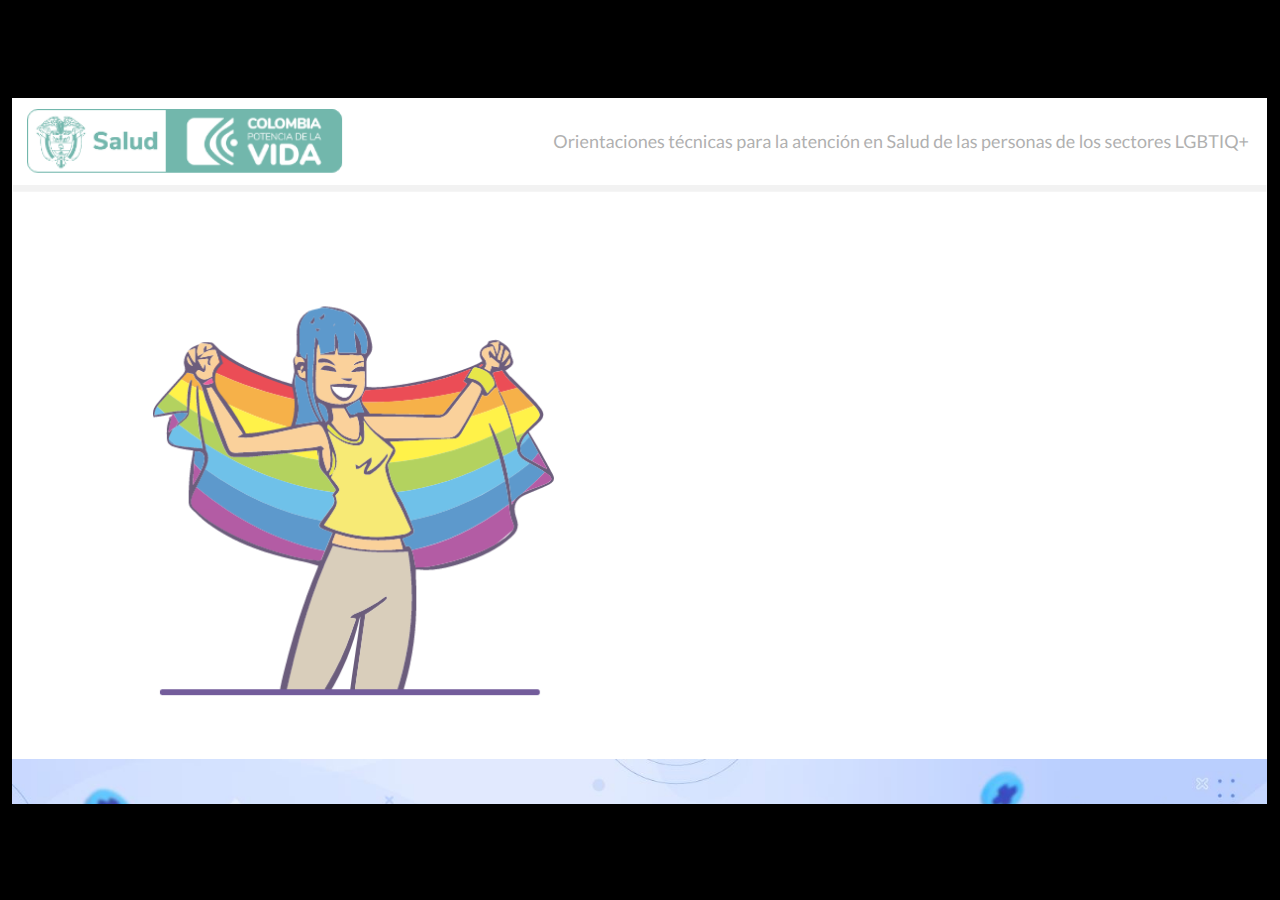
<file: actividades/act4/story.html>
﻿<!doctype html>
<html lang="es">
<head>
  <meta charset="utf-8">
  <!-- Creado con Storyline 360 - http://www.articulate.com  -->
  <!-- version: 3.80.31058.0 -->
  <title>Actividad did&#225;ctica 4</title>
  <meta http-equiv="x-ua-compatible" content="IE=edge"/>
  <meta name="viewport" content="width=device-width,initial-scale=1,user-scalable=no,shrink-to-fit=no,minimal-ui"/>
  <meta name="apple-mobile-web-app-capable" content="yes"/>
  <style>
    html, body { height: 100%; padding: 0; margin: 0 }
    #app { height: 100%; width: 100%; }
  </style>

  <script>
    window.DS = {};
    window.globals = {
      DATA_PATH_BASE: '',
      HAS_FRAME: true,
      HAS_SLIDE: true,

      lmsPresent: false,
      tinCanPresent: false,
      cmi5Present: false,
      aoSupport: false,
      scale: 'show all',
      captureRc: false,
      browserSize: 'optimal',
      bgColor: '#000000',
      features: 'ConnectionMessages,DropIn1,DropIn2,DropIn3,DropIn4,DropIn5,FullScreenToggle,HyperlinkHoverStateFix,LayerPresentAsDialog,MultipleQuizTracking,UpdatedThemeEditor',
      themeName: 'classic',
      preloaderColor: '#FFFFFF',
      suppressAnalytics: true,
      productChannel: 'stable',
      publishSource: 'storyline',
      aid: 'aid|e14397ea-0237-43b4-a3b7-7398baa37849',
      cid: '04bfd34e-cd07-4569-9f02-371561cab23e',
      playerVersion: '3.80.31058.0',
      publishTimestamp: '2024-06-07T01:57:42.6757302Z',
      maxIosVideoElements: 10,
      connectionSettings: { mode: 'disabled' },

      
      parseParams: function(qs) {
        if (window.globals.parsedParams != null) {
          return window.globals.parsedParams;
        }
        qs = (qs || window.location.search.substr(1)).split('+').join(' ');
        var params = {},
            tokens,
            re = /[?&]?([^=]+)=([^&]*)/g;

        while (tokens = re.exec(qs)) {
          params[decodeURIComponent(tokens[1]).trim()] =
            decodeURIComponent(tokens[2]).trim();
        }
        window.globals.parsedParams = params;
        return params;
      }

    };
  </script>
  <script>
    var isIe11 = ('ActiveXObject' in window || window.MSBlobBuilder != null)
      && window.msCrypto != null && !window.ActiveXObject;
    if (isIe11) {
      window.globals.unsupportedBrowser = true;
      document.write(atob('[base64]'));
    }
  </script>
  
  <script>window.THREE = { };</script>
  
</head>
<body style="background: #000000" class="cs-HTML theme-classic">
  <!-- 360 -->
  <script>!function(){var e,i=/iPhone/i,o=/iPod/i,n=/iPad/i,t=/\biOS-universal(?:.+)Mac\b/i,r=/\bAndroid(?:.+)Mobile\b/i,a=/Android/i,d=/(?:SD4930UR|\bSilk(?:.+)Mobile\b)/i,p=/Silk/i,l=/Windows Phone/i,u=/\bWindows(?:.+)ARM\b/i,b=/BlackBerry/i,s=/BB10/i,c=/Opera Mini/i,f=/\b(CriOS|Chrome)(?:.+)Mobile/i,h=/Mobile(?:.+)Firefox\b/i,v=function(e){return void 0!==e&&"MacIntel"===e.platform&&"number"==typeof e.maxTouchPoints&&e.maxTouchPoints>1&&"undefined"==typeof MSStream};e=function(e){var m={userAgent:"",platform:"",maxTouchPoints:0};e||"undefined"==typeof navigator?"string"==typeof e?m.userAgent=e:e&&e.userAgent&&(m={userAgent:e.userAgent,platform:e.platform,maxTouchPoints:e.maxTouchPoints||0}):m={userAgent:navigator.userAgent,platform:navigator.platform,maxTouchPoints:navigator.maxTouchPoints||0};var g=m.userAgent,y=g.split("[FBAN");void 0!==y[1]&&(g=y[0]),void 0!==(y=g.split("Twitter"))[1]&&(g=y[0]);var A=function(e){return function(i){return i.test(e)}}(g),w={apple:{phone:A(i)&&!A(l),ipod:A(o),tablet:!A(i)&&(A(n)||v(m))&&!A(l),universal:A(t),device:(A(i)||A(o)||A(n)||A(t)||v(m))&&!A(l)},amazon:{phone:A(d),tablet:!A(d)&&A(p),device:A(d)||A(p)},android:{phone:!A(l)&&A(d)||!A(l)&&A(r),tablet:!A(l)&&!A(d)&&!A(r)&&(A(p)||A(a)),device:!A(l)&&(A(d)||A(p)||A(r)||A(a))||A(/\bokhttp\b/i)},windows:{phone:A(l),tablet:A(u),device:A(l)||A(u)},other:{blackberry:A(b),blackberry10:A(s),opera:A(c),firefox:A(h),chrome:A(f),device:A(b)||A(s)||A(c)||A(h)||A(f)},any:!1,phone:!1,tablet:!1};return w.any=w.apple.device||w.android.device||w.windows.device||w.other.device,w.phone=w.apple.phone||w.android.phone||w.windows.phone,w.tablet=w.apple.tablet||w.android.tablet||w.windows.tablet,w}(),"object"==typeof exports&&"undefined"!=typeof module?module.exports=e:"function"==typeof define&&define.amd?define((function(){return e})):this.isMobile=e}();
    window.isMobile.apple.tablet = window.isMobile.apple.tablet ||
      (navigator.platform === 'MacIntel' && navigator.maxTouchPoints > 1);
    window.isMobile.apple.device = window.isMobile.apple.device || window.isMobile.apple.tablet;
    window.isMobile.tablet = window.isMobile.tablet || window.isMobile.apple.tablet;
    window.isMobile.any = window.isMobile.any || window.isMobile.apple.tablet;
  </script>

  <div id="focus-sink" tabindex="-1"></div>

  <div id="preso"></div>
  <script>
    (function() {

      var classTypes = [ 'desktop', 'mobile', 'phone', 'tablet' ];

      var addDeviceClasses = function(prefix, testObj) {
        var curr, i;
        for (i = 0; i < classTypes.length; i++) {
          curr = classTypes[i];
          if (testObj[curr]) {
            document.body.classList.add(prefix + curr);
          }
        }
      };

      var params = window.globals.parseParams(),
          isDevicePreview = params.devicepreview === '1',
          isPhoneOverride = params.deviceType === 'phone' || (isDevicePreview && params.phone == '1'),
          isTabletOverride = (params.deviceType === 'tablet' || isDevicePreview) && !isPhoneOverride,
          isMobileOverride = isPhoneOverride || isTabletOverride;

      var deviceView = {
        desktop: !window.isMobile.any && !isMobileOverride,
        mobile: window.isMobile.any || isMobileOverride,
        phone: isPhoneOverride || (window.isMobile.phone && !isTabletOverride),
        tablet: isTabletOverride || window.isMobile.tablet
      };

      window.globals.deviceView = deviceView;
      window.isMobile.desktop = !window.isMobile.any;
      window.isMobile.mobile = window.isMobile.any;

      addDeviceClasses('view-', deviceView);

    })();
  </script>
  
  <script src='story_content/user.js' type=text/javascript></script>
  <div class="slide-loader"></div>

  <script>
    if (window.globals.deviceView.isMobile) { var doc = document, loader = doc.body.querySelector('.slide-loader'); [ 1, 2, 3 ].forEach(function(n) { var d = doc.createElement('div'); d.style.backgroundColor = window.globals.preloaderColor; d.classList.add('mobile-loader-dot'); d.classList.add('dot' + n); loader.appendChild(d); }); }
  </script>

  <div class="mobile-load-title-overlay" style="display: none">
    <div class="mobile-load-title">Actividad did&#225;ctica 4</div>
  </div>

  <div class="mobile-chrome-warning"></div>

  
<style>
  .warn-connection-dialog {
    display: none;
    background: transparent;
    pointer-events: all;
    position: fixed;
    left: 0;
    top: 0;
    width: 100%;
    height: 100%;
    z-index: 999;
  }

  .warn-connection-content {
    pointer-events: all;
    border-radius: 4px;
    background: white;
    border: 1px solid #E7E7E7;
    color: #333333;
    box-shadow: 0 2px 4px rgba(0, 0, 0, 0.25);
    transition: all 150ms ease-out;
    position: absolute;
    white-space: nowrap;
  }

  .view-phone.is-landscape .warn-connection-content {
    left: 23px;
    bottom: 23px;
  }

  .view-tablet.is-landscape .warn-connection-content {
    left: 50%;
    top: 20px;
    transform: translateX(-50%);
  }

  .is-portrait .warn-connection-content {
    transform: translate(-50%, calc(-100% - 15px));
  }

  .warn-connection-content p {
    display: inline-block;
    margin: 0 8px 0 0;
    line-height: 33px;
    font-size: 11px;
  }

  .warn-connection-content svg {
    position: relative;
    vertical-align: middle;
    margin: 0 2px 2px 8px;
  }

  .view-desktop .warn-connection-content {
    left: 1.5em;
    bottom: 1.5em;
  }

  .view-desktop .warn-connection-content p {
    font-size: 1.1em;
  }

  .is-offline .warn-connection-dialog {
    display: block;
  }

  .is-offline .cs-panel * {
    pointer-events: none !important;
  }

  .is-offline .cs-panel {
    pointer-events: all !important;
  }

  .is-offline #nav-controls * {
    pointer-events: none !important;
  }

  .is-offline #nav-controls {
    pointer-events: all !important;
  }
</style>

<div class="warn-connection-dialog" role="alertdialog" aria-modal="true" tabindex="0" aria-labelledby="warn-connection-message">
  <div class="warn-connection-content">
    <svg width="17" height="15" viewBox="0 0 17 15" xmlns="http://www.w3.org/2000/svg">
      <path fill="#8F0000" stroke="white" d="M16.07,12.98 L15.88,12.23 L9.51,1.21 C8.97,0.26,7.6,0.26,7.06,1.21 L0.69,12.23 C0.15,13.16,0.81,14.36,1.91,14.36 H14.65 C15.47,14.36,16.05,13.7,16.07,12.98 Z"/>
      <path fill="white" stroke="white" d="M8.58,5.5 C8.35,5.28,8.5,5.35,8.21,5.32 C8.09,5.35,7.97,5.49,7.96,5.67 C7.97,5.79,7.98,5.92,7.98,6.04 L7.98,6.04 C7.99,6.17,8,6.31,8.01,6.43 L8.01,6.44 C8.03,6.92,8.06,7.41,8.09,7.9 L8.09,7.9 C8.12,8.39,8.14,8.88,8.17,9.37 C8.17,9.39,8.18,9.42,8.2,9.44 C8.23,9.46,8.25,9.47,8.28,9.47 C8.31,9.47,8.34,9.46,8.35,9.44 C8.37,9.43,8.38,9.4,8.39,9.35 L8.39,9.34 C8.39,9.24,8.4,9.15,8.4,9.05 L8.4,9.05 C8.41,8.96,8.41,8.86,8.42,8.75 C8.43,8.44,8.45,8.12,8.47,7.81 L8.47,7.81 C8.49,7.49,8.51,7.18,8.53,6.87 C8.55,6.46,8.56,6.05,8.59,5.64 L8.6,5.62 C8.6,5.57,8.59,5.53,8.58,5.5 L8.21,5.32 Z"/>
      <circle fill="white" stroke="white" cx="8.3" cy="11.35" r="0.3"/>
    </svg>
    <p id="warn-connection-message">You are offline. Trying to reconnect...</p>
  </div>
</div>

<script>
  (function() {
    window.DS.connection = {
      warningShown: false,
      assets: {},
      loadingAssetGroup: false,
      retryDelay: 500
    };

    var connectionSettings = window.globals.connectionSettings || {};

    // The `window.globals.features` variable must be set in `webpack.dev.config` when testing locally - it is not enough
    // to have it in the data - but it must be set there as well.
    var useConnectionMessages = window.AbortController != null &&
      window.location.protocol != 'file:' &&
      window.globals.features.indexOf('ConnectionMessages') != -1 &&
      connectionSettings.mode === 'normal';

    window.DS.connection.useConnectionMessages = useConnectionMessages;

    var assetCount = 0;
    var checkLoadedId;


    if (useConnectionMessages && connectionSettings != null) {
      var contentEl = document.querySelector('.warn-connection-content');
      var messageEl = contentEl.querySelector('p');

      if (connectionSettings.useDarkTheme) {
        contentEl.style.borderColor = '#BABBBA';
        contentEl.style.backgroundColor = '#282828';
        contentEl.style.color = '#FFFFFF';
      }

      if (connectionSettings.message != null) {
        messageEl.textContent = window.decodeURIComponent(connectionSettings.message);
      }
    }

    function checkAssetsReady() {
      for (var i in DS.connection.assets) {
        if (!DS.connection.assets[i].success) {
          return false;
        }
      }
      return true;
    }

    function stopAssetGroup() {
      if (!useConnectionMessages) { return; }

      assetCount = 0;

      DS.connection.oldAssetGroup = DS.connection.assets;
      DS.connection.assets = {};
      DS.connection.loadingAssetGroup = false;
      clearInterval(checkLoadedId);
    }

    function startAssetGroup() {
      if (!useConnectionMessages) { return; }
      var ticks = 0;
      clearInterval(checkLoadedId);
      checkLoadedId = setInterval(function() {
        var loaded = 0;
        if (assetCount === 0 && loaded === 0) {
          clearInterval(checkLoadedId);
          return;
        }

        for (var i in DS.connection.assets) {
          if (DS.connection.assets[i].success) {
            loaded++;
          }
        }

        if (assetCount === loaded && checkAssetsReady()) {
          for (var i in DS.connection.assets) {
            if (DS.connection.assets[i].action) {
              DS.connection.assets[i].action();
            }
          }
          hideWarning();
          stopAssetGroup();
        }
      }, 100)
    }

    function requiredAsset(url, action, retry, type) {
      if (!useConnectionMessages) { return; }
      if (DS.connection.assets[url]) { return; }

      DS.connection.assets[url] = {
        success: false, action: action, retry: retry, type: type
      };
      assetCount = Object.keys(DS.connection.assets).length;
      if (!DS.connection.loadingAssetGroup) {
        startAssetGroup();
      }
      DS.connection.loadingAssetGroup = true;
    }

    function assetLoaded(url) {
      if (!useConnectionMessages) { return; }
      if (DS.connection.assets[url]) {
        DS.connection.assets[url].success = true;
      }
    }

    function assetFailed(url) {
      if (!useConnectionMessages) { return; }
      if (!DS.connection.assets[url]) {
        if (/\.js$/.test(url) && url.indexOf('transcripts') === -1) {
          setTimeout(function() {
            if (DS.connection.lastSlideLoaded != null) {
              DS.connection.lastSlideLoaded();
            }
          }, DS.connection.retryDelay);
        }
        return;
      }
      if (!DS.connection.warningShown) { showWarning(); }
      if (DS.connection.assets[url].retry) {
        setTimeout(function() {
          if (!DS.connection.assets[url].success) {
            DS.connection.assets[url].retry()
          }
        }, DS.connection.retryDelay);
      }
    }

    function hideWarning() {
      document.body.classList.remove('is-offline');
      DS.connection.warningShown = false;
      enableKeys();
    }
    DS.connection.hideWarning = hideWarning

    function showWarning(btn) {
      document.body.classList.add('is-offline')
      DS.connection.warningShown = true;
      updateWarningPosition();
      disableKeys();
    }

    function updateWarningPosition() {
      if (!DS.connection.warningShown) {
        return;
      }

      var isPortrait = document.body.classList.contains('is-portrait');
      var warningEl = document.querySelector('.warn-connection-content');

      if (isPortrait) {
        var slide = document.querySelector('.primary-slide');
        var slideRect = slide.getBoundingClientRect();

        warningEl.style.top = `${slideRect.top}px`
        warningEl.style.left = `${slideRect.left + slideRect.width / 2}px`
      } else {
        warningEl.style.top = null;
        warningEl.style.left = null;
      }

      window.requestAnimationFrame(updateWarningPosition);
    }

    function onDisableKeyDown(e) {
      e.preventDefault();
      e.stopImmediatePropagation();
    }

    function onDisableKeyUp(e) {
      e.preventDefault();
      e.stopImmediatePropagation();
    }

    var accStyle = document.createElement('style');
    var warnDialogEl = document.querySelector('.warn-connection-dialog');

    function disableKeys() {
      if (DS.views.nsStack.length === 1) {
        DS.views.nsStack[0].tabReachable = false
        DS.views.nsStack[0].updateTabIndex(true, true);
      }

      accStyle.innerHTML = '.acc-shadow-dom { display: none; }';
      document.body.appendChild(accStyle);

      warnDialogEl.parentNode.append(warnDialogEl);
      warnDialogEl.focus();
    }

    function enableKeys() {
      document.body.removeChild(accStyle);
      if (DS.views.nsStack.length === 1 && DS.views.nsStack[0].name === '_frame') {
        DS.views.nsStack[0].tabReachable = true;
        DS.views.nsStack[0].updateTabIndex();
      }
    }

    // these will all be noops if the feature flag isn't set in
    // the data and `window.globals.features`
    DS.connection.requiredAsset = requiredAsset;
    DS.connection.assetLoaded = assetLoaded;
    DS.connection.assetFailed = assetFailed;
    DS.connection.stopAssetGroup = stopAssetGroup;
    DS.connection.startAssetGroup = startAssetGroup;
  })();
</script>


  <script>
    
    if (window.autoSpider && window.vInterfaceObject) {
      document.querySelector('.mobile-load-title-overlay').style.display = 'none';
    }
  </script>

  

  <link rel="stylesheet" href="html5/data/css/output.min.css" data-noprefix/>
</body>
<script src="html5/lib/scripts/bootstrapper.min.js"></script>
</html>
</file>
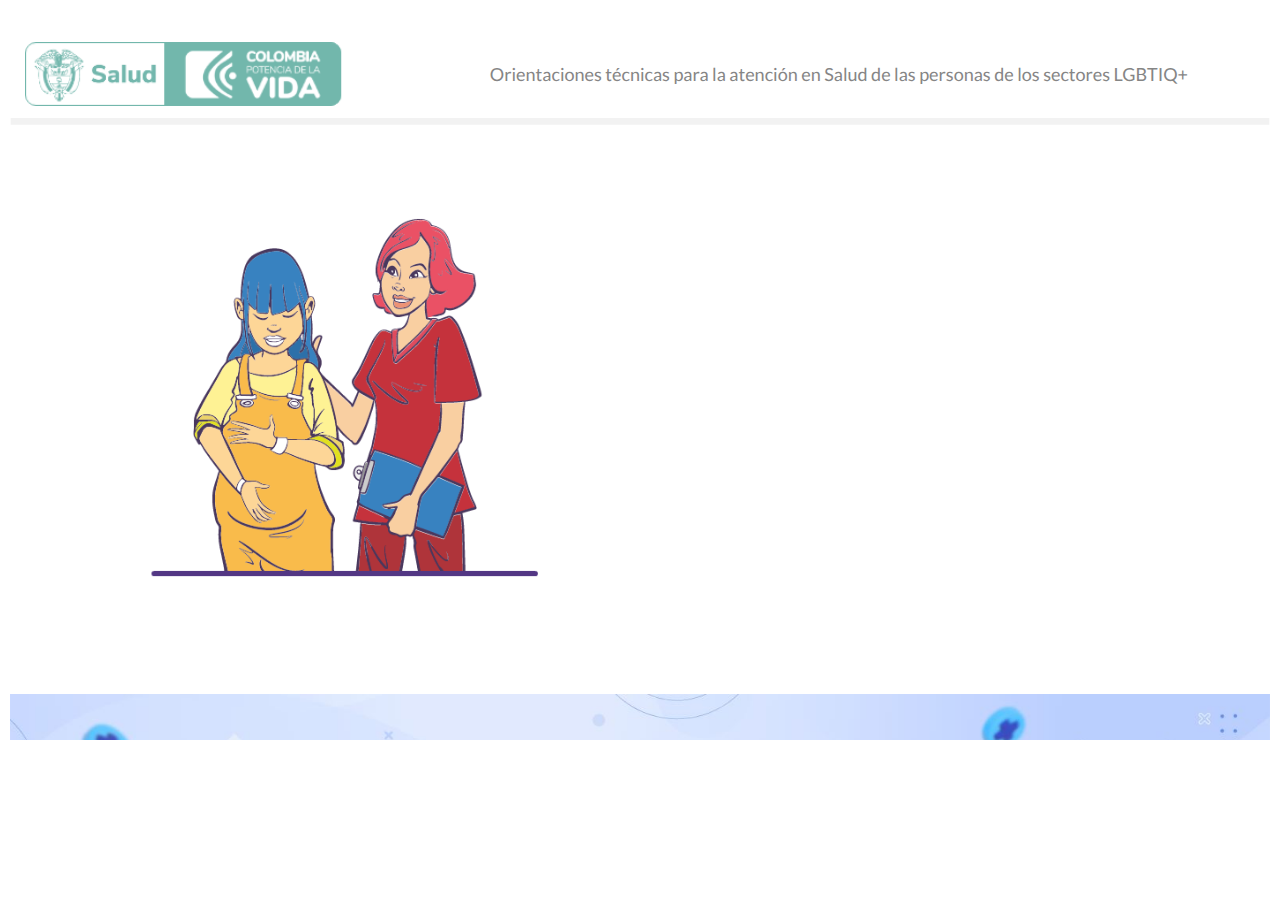
<file: actividades/act5/story.html>
﻿<!doctype html>
<html lang="es">
<head>
  <meta charset="utf-8">
  <!-- Creado con Storyline 360 - http://www.articulate.com  -->
  <!-- version: 3.80.31058.0 -->
  <title>Actividad did&#225;ctica 6</title>
  <meta http-equiv="x-ua-compatible" content="IE=edge"/>
  <meta name="viewport" content="width=device-width,initial-scale=1,user-scalable=no,shrink-to-fit=no,minimal-ui"/>
  <meta name="apple-mobile-web-app-capable" content="yes"/>
  <style>
    html, body { height: 100%; padding: 0; margin: 0 }
    #app { height: 100%; width: 100%; }
  </style>

  <script>
    window.DS = {};
    window.globals = {
      DATA_PATH_BASE: '',
      HAS_FRAME: true,
      HAS_SLIDE: true,

      lmsPresent: false,
      tinCanPresent: false,
      cmi5Present: false,
      aoSupport: false,
      scale: 'noscale',
      captureRc: false,
      browserSize: 'optimal',
      bgColor: '#FFFFFF',
      features: 'ConnectionMessages,DropIn1,DropIn2,DropIn3,DropIn4,DropIn5,FullScreenToggle,HyperlinkHoverStateFix,LayerPresentAsDialog,MultipleQuizTracking,UpdatedThemeEditor',
      themeName: 'unified',
      preloaderColor: '#8C8C8C',
      suppressAnalytics: true,
      productChannel: 'stable',
      publishSource: 'storyline',
      aid: 'aid|e14397ea-0237-43b4-a3b7-7398baa37849',
      cid: '04bfd34e-cd07-4569-9f02-371561cab23e',
      playerVersion: '3.80.31058.0',
      publishTimestamp: '2024-06-07T02:10:00.8255016Z',
      maxIosVideoElements: 10,
      connectionSettings: { message: 'Est%C3%A1s%20fuera%20de%20l%C3%ADnea.%20Tratando%20de%20reconectar...', useDarkTheme: true, mode: 'disabled' },

      
      parseParams: function(qs) {
        if (window.globals.parsedParams != null) {
          return window.globals.parsedParams;
        }
        qs = (qs || window.location.search.substr(1)).split('+').join(' ');
        var params = {},
            tokens,
            re = /[?&]?([^=]+)=([^&]*)/g;

        while (tokens = re.exec(qs)) {
          params[decodeURIComponent(tokens[1]).trim()] =
            decodeURIComponent(tokens[2]).trim();
        }
        window.globals.parsedParams = params;
        return params;
      }

    };
  </script>
  <script>
    var isIe11 = ('ActiveXObject' in window || window.MSBlobBuilder != null)
      && window.msCrypto != null && !window.ActiveXObject;
    if (isIe11) {
      window.globals.unsupportedBrowser = true;
      document.write(atob('[base64]'));
    }
  </script>
  
  <script>window.THREE = { };</script>
  
</head>
<body style="background: #FFFFFF" class="cs-HTML theme-unified">
  <!-- 360 -->
  <script>!function(){var e,i=/iPhone/i,o=/iPod/i,n=/iPad/i,t=/\biOS-universal(?:.+)Mac\b/i,r=/\bAndroid(?:.+)Mobile\b/i,a=/Android/i,d=/(?:SD4930UR|\bSilk(?:.+)Mobile\b)/i,p=/Silk/i,l=/Windows Phone/i,u=/\bWindows(?:.+)ARM\b/i,b=/BlackBerry/i,s=/BB10/i,c=/Opera Mini/i,f=/\b(CriOS|Chrome)(?:.+)Mobile/i,h=/Mobile(?:.+)Firefox\b/i,v=function(e){return void 0!==e&&"MacIntel"===e.platform&&"number"==typeof e.maxTouchPoints&&e.maxTouchPoints>1&&"undefined"==typeof MSStream};e=function(e){var m={userAgent:"",platform:"",maxTouchPoints:0};e||"undefined"==typeof navigator?"string"==typeof e?m.userAgent=e:e&&e.userAgent&&(m={userAgent:e.userAgent,platform:e.platform,maxTouchPoints:e.maxTouchPoints||0}):m={userAgent:navigator.userAgent,platform:navigator.platform,maxTouchPoints:navigator.maxTouchPoints||0};var g=m.userAgent,y=g.split("[FBAN");void 0!==y[1]&&(g=y[0]),void 0!==(y=g.split("Twitter"))[1]&&(g=y[0]);var A=function(e){return function(i){return i.test(e)}}(g),w={apple:{phone:A(i)&&!A(l),ipod:A(o),tablet:!A(i)&&(A(n)||v(m))&&!A(l),universal:A(t),device:(A(i)||A(o)||A(n)||A(t)||v(m))&&!A(l)},amazon:{phone:A(d),tablet:!A(d)&&A(p),device:A(d)||A(p)},android:{phone:!A(l)&&A(d)||!A(l)&&A(r),tablet:!A(l)&&!A(d)&&!A(r)&&(A(p)||A(a)),device:!A(l)&&(A(d)||A(p)||A(r)||A(a))||A(/\bokhttp\b/i)},windows:{phone:A(l),tablet:A(u),device:A(l)||A(u)},other:{blackberry:A(b),blackberry10:A(s),opera:A(c),firefox:A(h),chrome:A(f),device:A(b)||A(s)||A(c)||A(h)||A(f)},any:!1,phone:!1,tablet:!1};return w.any=w.apple.device||w.android.device||w.windows.device||w.other.device,w.phone=w.apple.phone||w.android.phone||w.windows.phone,w.tablet=w.apple.tablet||w.android.tablet||w.windows.tablet,w}(),"object"==typeof exports&&"undefined"!=typeof module?module.exports=e:"function"==typeof define&&define.amd?define((function(){return e})):this.isMobile=e}();
    window.isMobile.apple.tablet = window.isMobile.apple.tablet ||
      (navigator.platform === 'MacIntel' && navigator.maxTouchPoints > 1);
    window.isMobile.apple.device = window.isMobile.apple.device || window.isMobile.apple.tablet;
    window.isMobile.tablet = window.isMobile.tablet || window.isMobile.apple.tablet;
    window.isMobile.any = window.isMobile.any || window.isMobile.apple.tablet;
  </script>

  <div id="focus-sink" tabindex="-1"></div>

  <div id="preso"></div>
  <script>
    (function() {

      var classTypes = [ 'desktop', 'mobile', 'phone', 'tablet' ];

      var addDeviceClasses = function(prefix, testObj) {
        var curr, i;
        for (i = 0; i < classTypes.length; i++) {
          curr = classTypes[i];
          if (testObj[curr]) {
            document.body.classList.add(prefix + curr);
          }
        }
      };

      var params = window.globals.parseParams(),
          isDevicePreview = params.devicepreview === '1',
          isPhoneOverride = params.deviceType === 'phone' || (isDevicePreview && params.phone == '1'),
          isTabletOverride = (params.deviceType === 'tablet' || isDevicePreview) && !isPhoneOverride,
          isMobileOverride = isPhoneOverride || isTabletOverride;

      var deviceView = {
        desktop: !window.isMobile.any && !isMobileOverride,
        mobile: window.isMobile.any || isMobileOverride,
        phone: isPhoneOverride || (window.isMobile.phone && !isTabletOverride),
        tablet: isTabletOverride || window.isMobile.tablet
      };

      window.globals.deviceView = deviceView;
      window.isMobile.desktop = !window.isMobile.any;
      window.isMobile.mobile = window.isMobile.any;

      addDeviceClasses('view-', deviceView);

    })();
  </script>
  
  <script src='story_content/user.js' type=text/javascript></script>
  <div class="slide-loader"></div>

  <script>
    var doc = document, loader = doc.body.querySelector('.slide-loader'); [ 1, 2, 3 ].forEach(function(n) { var d = doc.createElement('div'); d.style.backgroundColor = window.globals.preloaderColor; d.classList.add('mobile-loader-dot'); d.classList.add('dot' + n); loader.appendChild(d); });
  </script>

  <div class="mobile-load-title-overlay" style="display: none">
    <div class="mobile-load-title">Actividad did&#225;ctica 5</div>
  </div>

  <div class="mobile-chrome-warning"></div>

  
<style>
  .warn-connection-dialog {
    display: none;
    background: transparent;
    pointer-events: all;
    position: fixed;
    left: 0;
    top: 0;
    width: 100%;
    height: 100%;
    z-index: 999;
  }

  .warn-connection-content {
    pointer-events: all;
    border-radius: 4px;
    background: white;
    border: 1px solid #E7E7E7;
    color: #333333;
    box-shadow: 0 2px 4px rgba(0, 0, 0, 0.25);
    transition: all 150ms ease-out;
    position: absolute;
    white-space: nowrap;
  }

  .view-phone.is-landscape .warn-connection-content {
    left: 23px;
    bottom: 23px;
  }

  .view-tablet.is-landscape .warn-connection-content {
    left: 50%;
    top: 20px;
    transform: translateX(-50%);
  }

  .is-portrait .warn-connection-content {
    transform: translate(-50%, calc(-100% - 15px));
  }

  .warn-connection-content p {
    display: inline-block;
    margin: 0 8px 0 0;
    line-height: 33px;
    font-size: 11px;
  }

  .warn-connection-content svg {
    position: relative;
    vertical-align: middle;
    margin: 0 2px 2px 8px;
  }

  .view-desktop .warn-connection-content {
    left: 1.5em;
    bottom: 1.5em;
  }

  .view-desktop .warn-connection-content p {
    font-size: 1.1em;
  }

  .is-offline .warn-connection-dialog {
    display: block;
  }

  .is-offline .cs-panel * {
    pointer-events: none !important;
  }

  .is-offline .cs-panel {
    pointer-events: all !important;
  }

  .is-offline #nav-controls * {
    pointer-events: none !important;
  }

  .is-offline #nav-controls {
    pointer-events: all !important;
  }
</style>

<div class="warn-connection-dialog" role="alertdialog" aria-modal="true" tabindex="0" aria-labelledby="warn-connection-message">
  <div class="warn-connection-content">
    <svg width="17" height="15" viewBox="0 0 17 15" xmlns="http://www.w3.org/2000/svg">
      <path fill="#8F0000" stroke="white" d="M16.07,12.98 L15.88,12.23 L9.51,1.21 C8.97,0.26,7.6,0.26,7.06,1.21 L0.69,12.23 C0.15,13.16,0.81,14.36,1.91,14.36 H14.65 C15.47,14.36,16.05,13.7,16.07,12.98 Z"/>
      <path fill="white" stroke="white" d="M8.58,5.5 C8.35,5.28,8.5,5.35,8.21,5.32 C8.09,5.35,7.97,5.49,7.96,5.67 C7.97,5.79,7.98,5.92,7.98,6.04 L7.98,6.04 C7.99,6.17,8,6.31,8.01,6.43 L8.01,6.44 C8.03,6.92,8.06,7.41,8.09,7.9 L8.09,7.9 C8.12,8.39,8.14,8.88,8.17,9.37 C8.17,9.39,8.18,9.42,8.2,9.44 C8.23,9.46,8.25,9.47,8.28,9.47 C8.31,9.47,8.34,9.46,8.35,9.44 C8.37,9.43,8.38,9.4,8.39,9.35 L8.39,9.34 C8.39,9.24,8.4,9.15,8.4,9.05 L8.4,9.05 C8.41,8.96,8.41,8.86,8.42,8.75 C8.43,8.44,8.45,8.12,8.47,7.81 L8.47,7.81 C8.49,7.49,8.51,7.18,8.53,6.87 C8.55,6.46,8.56,6.05,8.59,5.64 L8.6,5.62 C8.6,5.57,8.59,5.53,8.58,5.5 L8.21,5.32 Z"/>
      <circle fill="white" stroke="white" cx="8.3" cy="11.35" r="0.3"/>
    </svg>
    <p id="warn-connection-message">You are offline. Trying to reconnect...</p>
  </div>
</div>

<script>
  (function() {
    window.DS.connection = {
      warningShown: false,
      assets: {},
      loadingAssetGroup: false,
      retryDelay: 500
    };

    var connectionSettings = window.globals.connectionSettings || {};

    // The `window.globals.features` variable must be set in `webpack.dev.config` when testing locally - it is not enough
    // to have it in the data - but it must be set there as well.
    var useConnectionMessages = window.AbortController != null &&
      window.location.protocol != 'file:' &&
      window.globals.features.indexOf('ConnectionMessages') != -1 &&
      connectionSettings.mode === 'normal';

    window.DS.connection.useConnectionMessages = useConnectionMessages;

    var assetCount = 0;
    var checkLoadedId;


    if (useConnectionMessages && connectionSettings != null) {
      var contentEl = document.querySelector('.warn-connection-content');
      var messageEl = contentEl.querySelector('p');

      if (connectionSettings.useDarkTheme) {
        contentEl.style.borderColor = '#BABBBA';
        contentEl.style.backgroundColor = '#282828';
        contentEl.style.color = '#FFFFFF';
      }

      if (connectionSettings.message != null) {
        messageEl.textContent = window.decodeURIComponent(connectionSettings.message);
      }
    }

    function checkAssetsReady() {
      for (var i in DS.connection.assets) {
        if (!DS.connection.assets[i].success) {
          return false;
        }
      }
      return true;
    }

    function stopAssetGroup() {
      if (!useConnectionMessages) { return; }

      assetCount = 0;

      DS.connection.oldAssetGroup = DS.connection.assets;
      DS.connection.assets = {};
      DS.connection.loadingAssetGroup = false;
      clearInterval(checkLoadedId);
    }

    function startAssetGroup() {
      if (!useConnectionMessages) { return; }
      var ticks = 0;
      clearInterval(checkLoadedId);
      checkLoadedId = setInterval(function() {
        var loaded = 0;
        if (assetCount === 0 && loaded === 0) {
          clearInterval(checkLoadedId);
          return;
        }

        for (var i in DS.connection.assets) {
          if (DS.connection.assets[i].success) {
            loaded++;
          }
        }

        if (assetCount === loaded && checkAssetsReady()) {
          for (var i in DS.connection.assets) {
            if (DS.connection.assets[i].action) {
              DS.connection.assets[i].action();
            }
          }
          hideWarning();
          stopAssetGroup();
        }
      }, 100)
    }

    function requiredAsset(url, action, retry, type) {
      if (!useConnectionMessages) { return; }
      if (DS.connection.assets[url]) { return; }

      DS.connection.assets[url] = {
        success: false, action: action, retry: retry, type: type
      };
      assetCount = Object.keys(DS.connection.assets).length;
      if (!DS.connection.loadingAssetGroup) {
        startAssetGroup();
      }
      DS.connection.loadingAssetGroup = true;
    }

    function assetLoaded(url) {
      if (!useConnectionMessages) { return; }
      if (DS.connection.assets[url]) {
        DS.connection.assets[url].success = true;
      }
    }

    function assetFailed(url) {
      if (!useConnectionMessages) { return; }
      if (!DS.connection.assets[url]) {
        if (/\.js$/.test(url) && url.indexOf('transcripts') === -1) {
          setTimeout(function() {
            if (DS.connection.lastSlideLoaded != null) {
              DS.connection.lastSlideLoaded();
            }
          }, DS.connection.retryDelay);
        }
        return;
      }
      if (!DS.connection.warningShown) { showWarning(); }
      if (DS.connection.assets[url].retry) {
        setTimeout(function() {
          if (!DS.connection.assets[url].success) {
            DS.connection.assets[url].retry()
          }
        }, DS.connection.retryDelay);
      }
    }

    function hideWarning() {
      document.body.classList.remove('is-offline');
      DS.connection.warningShown = false;
      enableKeys();
    }
    DS.connection.hideWarning = hideWarning

    function showWarning(btn) {
      document.body.classList.add('is-offline')
      DS.connection.warningShown = true;
      updateWarningPosition();
      disableKeys();
    }

    function updateWarningPosition() {
      if (!DS.connection.warningShown) {
        return;
      }

      var isPortrait = document.body.classList.contains('is-portrait');
      var warningEl = document.querySelector('.warn-connection-content');

      if (isPortrait) {
        var slide = document.querySelector('.primary-slide');
        var slideRect = slide.getBoundingClientRect();

        warningEl.style.top = `${slideRect.top}px`
        warningEl.style.left = `${slideRect.left + slideRect.width / 2}px`
      } else {
        warningEl.style.top = null;
        warningEl.style.left = null;
      }

      window.requestAnimationFrame(updateWarningPosition);
    }

    function onDisableKeyDown(e) {
      e.preventDefault();
      e.stopImmediatePropagation();
    }

    function onDisableKeyUp(e) {
      e.preventDefault();
      e.stopImmediatePropagation();
    }

    var accStyle = document.createElement('style');
    var warnDialogEl = document.querySelector('.warn-connection-dialog');

    function disableKeys() {
      if (DS.views.nsStack.length === 1) {
        DS.views.nsStack[0].tabReachable = false
        DS.views.nsStack[0].updateTabIndex(true, true);
      }

      accStyle.innerHTML = '.acc-shadow-dom { display: none; }';
      document.body.appendChild(accStyle);

      warnDialogEl.parentNode.append(warnDialogEl);
      warnDialogEl.focus();
    }

    function enableKeys() {
      document.body.removeChild(accStyle);
      if (DS.views.nsStack.length === 1 && DS.views.nsStack[0].name === '_frame') {
        DS.views.nsStack[0].tabReachable = true;
        DS.views.nsStack[0].updateTabIndex();
      }
    }

    // these will all be noops if the feature flag isn't set in
    // the data and `window.globals.features`
    DS.connection.requiredAsset = requiredAsset;
    DS.connection.assetLoaded = assetLoaded;
    DS.connection.assetFailed = assetFailed;
    DS.connection.stopAssetGroup = stopAssetGroup;
    DS.connection.startAssetGroup = startAssetGroup;
  })();
</script>


  <script>
    
    if (window.autoSpider && window.vInterfaceObject) {
      document.querySelector('.mobile-load-title-overlay').style.display = 'none';
    }
  </script>

  

  <link rel="stylesheet" href="html5/data/css/output.min.css" data-noprefix/>
</body>
<script src="html5/lib/scripts/bootstrapper.min.js"></script>
</html>
</file>
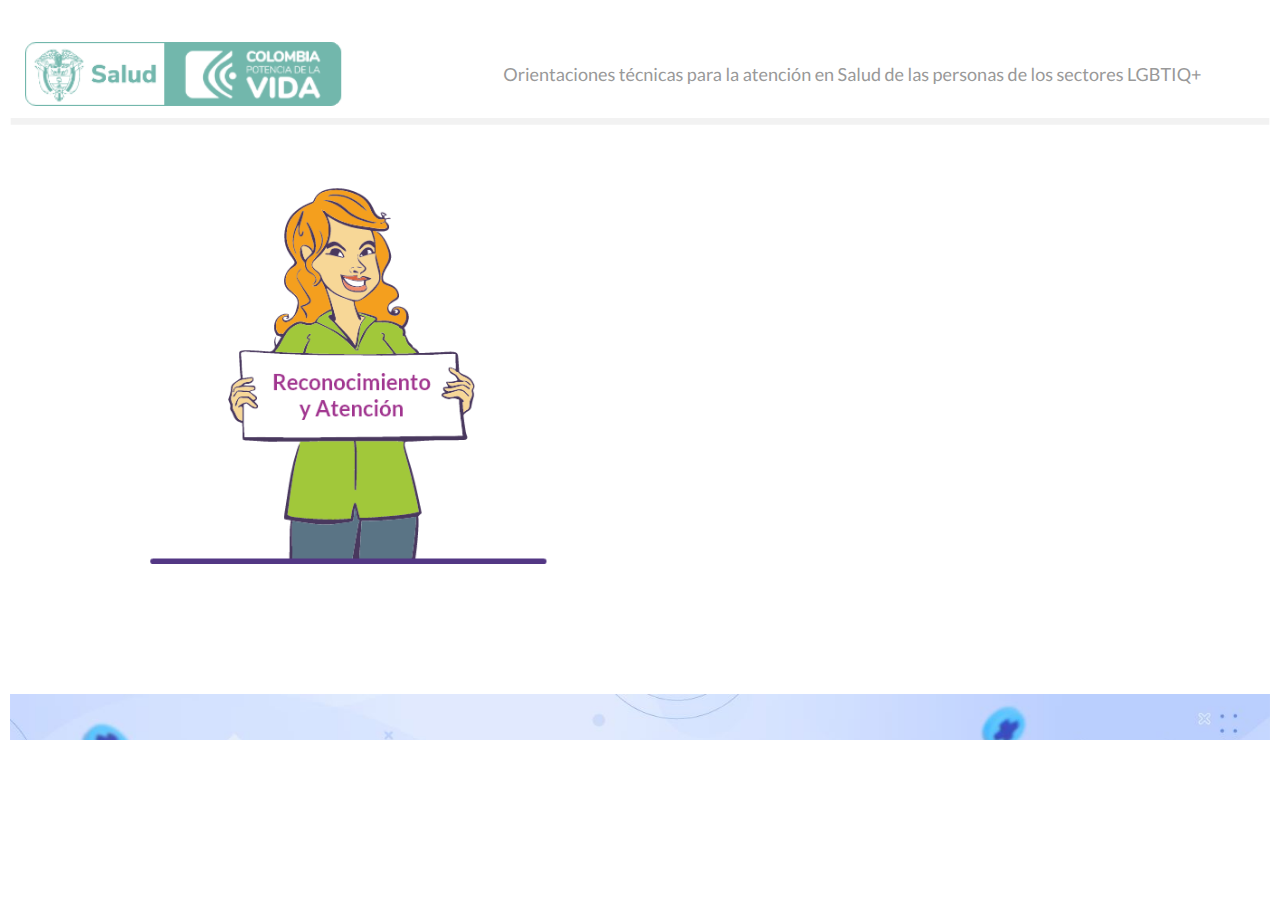
<file: actividades/act6/story.html>
﻿<!doctype html>
<html lang="es">
<head>
  <meta charset="utf-8">
  <!-- Creado con Storyline 360 - http://www.articulate.com  -->
  <!-- version: 3.80.31058.0 -->
  <title>Actividad did&#225;ctica 7</title>
  <meta http-equiv="x-ua-compatible" content="IE=edge"/>
  <meta name="viewport" content="width=device-width,initial-scale=1,user-scalable=no,shrink-to-fit=no,minimal-ui"/>
  <meta name="apple-mobile-web-app-capable" content="yes"/>
  <style>
    html, body { height: 100%; padding: 0; margin: 0 }
    #app { height: 100%; width: 100%; }
  </style>

  <script>
    window.DS = {};
    window.globals = {
      DATA_PATH_BASE: '',
      HAS_FRAME: true,
      HAS_SLIDE: true,

      lmsPresent: false,
      tinCanPresent: false,
      cmi5Present: false,
      aoSupport: false,
      scale: 'noscale',
      captureRc: false,
      browserSize: 'optimal',
      bgColor: '#FFFFFF',
      features: 'ConnectionMessages,DropIn1,DropIn2,DropIn3,DropIn4,DropIn5,FullScreenToggle,HyperlinkHoverStateFix,LayerPresentAsDialog,MultipleQuizTracking,UpdatedThemeEditor',
      themeName: 'unified',
      preloaderColor: '#8C8C8C',
      suppressAnalytics: true,
      productChannel: 'stable',
      publishSource: 'storyline',
      aid: 'aid|e14397ea-0237-43b4-a3b7-7398baa37849',
      cid: '04bfd34e-cd07-4569-9f02-371561cab23e',
      playerVersion: '3.80.31058.0',
      publishTimestamp: '2024-06-07T02:25:09.6490985Z',
      maxIosVideoElements: 10,
      connectionSettings: { message: 'Est%C3%A1s%20fuera%20de%20l%C3%ADnea.%20Tratando%20de%20reconectar...', useDarkTheme: true, mode: 'disabled' },

      
      parseParams: function(qs) {
        if (window.globals.parsedParams != null) {
          return window.globals.parsedParams;
        }
        qs = (qs || window.location.search.substr(1)).split('+').join(' ');
        var params = {},
            tokens,
            re = /[?&]?([^=]+)=([^&]*)/g;

        while (tokens = re.exec(qs)) {
          params[decodeURIComponent(tokens[1]).trim()] =
            decodeURIComponent(tokens[2]).trim();
        }
        window.globals.parsedParams = params;
        return params;
      }

    };
  </script>
  <script>
    var isIe11 = ('ActiveXObject' in window || window.MSBlobBuilder != null)
      && window.msCrypto != null && !window.ActiveXObject;
    if (isIe11) {
      window.globals.unsupportedBrowser = true;
      document.write(atob('[base64]'));
    }
  </script>
  
  <script>window.THREE = { };</script>
  
</head>
<body style="background: #FFFFFF" class="cs-HTML theme-unified">
  <!-- 360 -->
  <script>!function(){var e,i=/iPhone/i,o=/iPod/i,n=/iPad/i,t=/\biOS-universal(?:.+)Mac\b/i,r=/\bAndroid(?:.+)Mobile\b/i,a=/Android/i,d=/(?:SD4930UR|\bSilk(?:.+)Mobile\b)/i,p=/Silk/i,l=/Windows Phone/i,u=/\bWindows(?:.+)ARM\b/i,b=/BlackBerry/i,s=/BB10/i,c=/Opera Mini/i,f=/\b(CriOS|Chrome)(?:.+)Mobile/i,h=/Mobile(?:.+)Firefox\b/i,v=function(e){return void 0!==e&&"MacIntel"===e.platform&&"number"==typeof e.maxTouchPoints&&e.maxTouchPoints>1&&"undefined"==typeof MSStream};e=function(e){var m={userAgent:"",platform:"",maxTouchPoints:0};e||"undefined"==typeof navigator?"string"==typeof e?m.userAgent=e:e&&e.userAgent&&(m={userAgent:e.userAgent,platform:e.platform,maxTouchPoints:e.maxTouchPoints||0}):m={userAgent:navigator.userAgent,platform:navigator.platform,maxTouchPoints:navigator.maxTouchPoints||0};var g=m.userAgent,y=g.split("[FBAN");void 0!==y[1]&&(g=y[0]),void 0!==(y=g.split("Twitter"))[1]&&(g=y[0]);var A=function(e){return function(i){return i.test(e)}}(g),w={apple:{phone:A(i)&&!A(l),ipod:A(o),tablet:!A(i)&&(A(n)||v(m))&&!A(l),universal:A(t),device:(A(i)||A(o)||A(n)||A(t)||v(m))&&!A(l)},amazon:{phone:A(d),tablet:!A(d)&&A(p),device:A(d)||A(p)},android:{phone:!A(l)&&A(d)||!A(l)&&A(r),tablet:!A(l)&&!A(d)&&!A(r)&&(A(p)||A(a)),device:!A(l)&&(A(d)||A(p)||A(r)||A(a))||A(/\bokhttp\b/i)},windows:{phone:A(l),tablet:A(u),device:A(l)||A(u)},other:{blackberry:A(b),blackberry10:A(s),opera:A(c),firefox:A(h),chrome:A(f),device:A(b)||A(s)||A(c)||A(h)||A(f)},any:!1,phone:!1,tablet:!1};return w.any=w.apple.device||w.android.device||w.windows.device||w.other.device,w.phone=w.apple.phone||w.android.phone||w.windows.phone,w.tablet=w.apple.tablet||w.android.tablet||w.windows.tablet,w}(),"object"==typeof exports&&"undefined"!=typeof module?module.exports=e:"function"==typeof define&&define.amd?define((function(){return e})):this.isMobile=e}();
    window.isMobile.apple.tablet = window.isMobile.apple.tablet ||
      (navigator.platform === 'MacIntel' && navigator.maxTouchPoints > 1);
    window.isMobile.apple.device = window.isMobile.apple.device || window.isMobile.apple.tablet;
    window.isMobile.tablet = window.isMobile.tablet || window.isMobile.apple.tablet;
    window.isMobile.any = window.isMobile.any || window.isMobile.apple.tablet;
  </script>

  <div id="focus-sink" tabindex="-1"></div>

  <div id="preso"></div>
  <script>
    (function() {

      var classTypes = [ 'desktop', 'mobile', 'phone', 'tablet' ];

      var addDeviceClasses = function(prefix, testObj) {
        var curr, i;
        for (i = 0; i < classTypes.length; i++) {
          curr = classTypes[i];
          if (testObj[curr]) {
            document.body.classList.add(prefix + curr);
          }
        }
      };

      var params = window.globals.parseParams(),
          isDevicePreview = params.devicepreview === '1',
          isPhoneOverride = params.deviceType === 'phone' || (isDevicePreview && params.phone == '1'),
          isTabletOverride = (params.deviceType === 'tablet' || isDevicePreview) && !isPhoneOverride,
          isMobileOverride = isPhoneOverride || isTabletOverride;

      var deviceView = {
        desktop: !window.isMobile.any && !isMobileOverride,
        mobile: window.isMobile.any || isMobileOverride,
        phone: isPhoneOverride || (window.isMobile.phone && !isTabletOverride),
        tablet: isTabletOverride || window.isMobile.tablet
      };

      window.globals.deviceView = deviceView;
      window.isMobile.desktop = !window.isMobile.any;
      window.isMobile.mobile = window.isMobile.any;

      addDeviceClasses('view-', deviceView);

    })();
  </script>
  
  <script src='story_content/user.js' type=text/javascript></script>
  <div class="slide-loader"></div>

  <script>
    var doc = document, loader = doc.body.querySelector('.slide-loader'); [ 1, 2, 3 ].forEach(function(n) { var d = doc.createElement('div'); d.style.backgroundColor = window.globals.preloaderColor; d.classList.add('mobile-loader-dot'); d.classList.add('dot' + n); loader.appendChild(d); });
  </script>

  <div class="mobile-load-title-overlay" style="display: none">
    <div class="mobile-load-title">Actividad did&#225;ctica 6</div>
  </div>

  <div class="mobile-chrome-warning"></div>

  
<style>
  .warn-connection-dialog {
    display: none;
    background: transparent;
    pointer-events: all;
    position: fixed;
    left: 0;
    top: 0;
    width: 100%;
    height: 100%;
    z-index: 999;
  }

  .warn-connection-content {
    pointer-events: all;
    border-radius: 4px;
    background: white;
    border: 1px solid #E7E7E7;
    color: #333333;
    box-shadow: 0 2px 4px rgba(0, 0, 0, 0.25);
    transition: all 150ms ease-out;
    position: absolute;
    white-space: nowrap;
  }

  .view-phone.is-landscape .warn-connection-content {
    left: 23px;
    bottom: 23px;
  }

  .view-tablet.is-landscape .warn-connection-content {
    left: 50%;
    top: 20px;
    transform: translateX(-50%);
  }

  .is-portrait .warn-connection-content {
    transform: translate(-50%, calc(-100% - 15px));
  }

  .warn-connection-content p {
    display: inline-block;
    margin: 0 8px 0 0;
    line-height: 33px;
    font-size: 11px;
  }

  .warn-connection-content svg {
    position: relative;
    vertical-align: middle;
    margin: 0 2px 2px 8px;
  }

  .view-desktop .warn-connection-content {
    left: 1.5em;
    bottom: 1.5em;
  }

  .view-desktop .warn-connection-content p {
    font-size: 1.1em;
  }

  .is-offline .warn-connection-dialog {
    display: block;
  }

  .is-offline .cs-panel * {
    pointer-events: none !important;
  }

  .is-offline .cs-panel {
    pointer-events: all !important;
  }

  .is-offline #nav-controls * {
    pointer-events: none !important;
  }

  .is-offline #nav-controls {
    pointer-events: all !important;
  }
</style>

<div class="warn-connection-dialog" role="alertdialog" aria-modal="true" tabindex="0" aria-labelledby="warn-connection-message">
  <div class="warn-connection-content">
    <svg width="17" height="15" viewBox="0 0 17 15" xmlns="http://www.w3.org/2000/svg">
      <path fill="#8F0000" stroke="white" d="M16.07,12.98 L15.88,12.23 L9.51,1.21 C8.97,0.26,7.6,0.26,7.06,1.21 L0.69,12.23 C0.15,13.16,0.81,14.36,1.91,14.36 H14.65 C15.47,14.36,16.05,13.7,16.07,12.98 Z"/>
      <path fill="white" stroke="white" d="M8.58,5.5 C8.35,5.28,8.5,5.35,8.21,5.32 C8.09,5.35,7.97,5.49,7.96,5.67 C7.97,5.79,7.98,5.92,7.98,6.04 L7.98,6.04 C7.99,6.17,8,6.31,8.01,6.43 L8.01,6.44 C8.03,6.92,8.06,7.41,8.09,7.9 L8.09,7.9 C8.12,8.39,8.14,8.88,8.17,9.37 C8.17,9.39,8.18,9.42,8.2,9.44 C8.23,9.46,8.25,9.47,8.28,9.47 C8.31,9.47,8.34,9.46,8.35,9.44 C8.37,9.43,8.38,9.4,8.39,9.35 L8.39,9.34 C8.39,9.24,8.4,9.15,8.4,9.05 L8.4,9.05 C8.41,8.96,8.41,8.86,8.42,8.75 C8.43,8.44,8.45,8.12,8.47,7.81 L8.47,7.81 C8.49,7.49,8.51,7.18,8.53,6.87 C8.55,6.46,8.56,6.05,8.59,5.64 L8.6,5.62 C8.6,5.57,8.59,5.53,8.58,5.5 L8.21,5.32 Z"/>
      <circle fill="white" stroke="white" cx="8.3" cy="11.35" r="0.3"/>
    </svg>
    <p id="warn-connection-message">You are offline. Trying to reconnect...</p>
  </div>
</div>

<script>
  (function() {
    window.DS.connection = {
      warningShown: false,
      assets: {},
      loadingAssetGroup: false,
      retryDelay: 500
    };

    var connectionSettings = window.globals.connectionSettings || {};

    // The `window.globals.features` variable must be set in `webpack.dev.config` when testing locally - it is not enough
    // to have it in the data - but it must be set there as well.
    var useConnectionMessages = window.AbortController != null &&
      window.location.protocol != 'file:' &&
      window.globals.features.indexOf('ConnectionMessages') != -1 &&
      connectionSettings.mode === 'normal';

    window.DS.connection.useConnectionMessages = useConnectionMessages;

    var assetCount = 0;
    var checkLoadedId;


    if (useConnectionMessages && connectionSettings != null) {
      var contentEl = document.querySelector('.warn-connection-content');
      var messageEl = contentEl.querySelector('p');

      if (connectionSettings.useDarkTheme) {
        contentEl.style.borderColor = '#BABBBA';
        contentEl.style.backgroundColor = '#282828';
        contentEl.style.color = '#FFFFFF';
      }

      if (connectionSettings.message != null) {
        messageEl.textContent = window.decodeURIComponent(connectionSettings.message);
      }
    }

    function checkAssetsReady() {
      for (var i in DS.connection.assets) {
        if (!DS.connection.assets[i].success) {
          return false;
        }
      }
      return true;
    }

    function stopAssetGroup() {
      if (!useConnectionMessages) { return; }

      assetCount = 0;

      DS.connection.oldAssetGroup = DS.connection.assets;
      DS.connection.assets = {};
      DS.connection.loadingAssetGroup = false;
      clearInterval(checkLoadedId);
    }

    function startAssetGroup() {
      if (!useConnectionMessages) { return; }
      var ticks = 0;
      clearInterval(checkLoadedId);
      checkLoadedId = setInterval(function() {
        var loaded = 0;
        if (assetCount === 0 && loaded === 0) {
          clearInterval(checkLoadedId);
          return;
        }

        for (var i in DS.connection.assets) {
          if (DS.connection.assets[i].success) {
            loaded++;
          }
        }

        if (assetCount === loaded && checkAssetsReady()) {
          for (var i in DS.connection.assets) {
            if (DS.connection.assets[i].action) {
              DS.connection.assets[i].action();
            }
          }
          hideWarning();
          stopAssetGroup();
        }
      }, 100)
    }

    function requiredAsset(url, action, retry, type) {
      if (!useConnectionMessages) { return; }
      if (DS.connection.assets[url]) { return; }

      DS.connection.assets[url] = {
        success: false, action: action, retry: retry, type: type
      };
      assetCount = Object.keys(DS.connection.assets).length;
      if (!DS.connection.loadingAssetGroup) {
        startAssetGroup();
      }
      DS.connection.loadingAssetGroup = true;
    }

    function assetLoaded(url) {
      if (!useConnectionMessages) { return; }
      if (DS.connection.assets[url]) {
        DS.connection.assets[url].success = true;
      }
    }

    function assetFailed(url) {
      if (!useConnectionMessages) { return; }
      if (!DS.connection.assets[url]) {
        if (/\.js$/.test(url) && url.indexOf('transcripts') === -1) {
          setTimeout(function() {
            if (DS.connection.lastSlideLoaded != null) {
              DS.connection.lastSlideLoaded();
            }
          }, DS.connection.retryDelay);
        }
        return;
      }
      if (!DS.connection.warningShown) { showWarning(); }
      if (DS.connection.assets[url].retry) {
        setTimeout(function() {
          if (!DS.connection.assets[url].success) {
            DS.connection.assets[url].retry()
          }
        }, DS.connection.retryDelay);
      }
    }

    function hideWarning() {
      document.body.classList.remove('is-offline');
      DS.connection.warningShown = false;
      enableKeys();
    }
    DS.connection.hideWarning = hideWarning

    function showWarning(btn) {
      document.body.classList.add('is-offline')
      DS.connection.warningShown = true;
      updateWarningPosition();
      disableKeys();
    }

    function updateWarningPosition() {
      if (!DS.connection.warningShown) {
        return;
      }

      var isPortrait = document.body.classList.contains('is-portrait');
      var warningEl = document.querySelector('.warn-connection-content');

      if (isPortrait) {
        var slide = document.querySelector('.primary-slide');
        var slideRect = slide.getBoundingClientRect();

        warningEl.style.top = `${slideRect.top}px`
        warningEl.style.left = `${slideRect.left + slideRect.width / 2}px`
      } else {
        warningEl.style.top = null;
        warningEl.style.left = null;
      }

      window.requestAnimationFrame(updateWarningPosition);
    }

    function onDisableKeyDown(e) {
      e.preventDefault();
      e.stopImmediatePropagation();
    }

    function onDisableKeyUp(e) {
      e.preventDefault();
      e.stopImmediatePropagation();
    }

    var accStyle = document.createElement('style');
    var warnDialogEl = document.querySelector('.warn-connection-dialog');

    function disableKeys() {
      if (DS.views.nsStack.length === 1) {
        DS.views.nsStack[0].tabReachable = false
        DS.views.nsStack[0].updateTabIndex(true, true);
      }

      accStyle.innerHTML = '.acc-shadow-dom { display: none; }';
      document.body.appendChild(accStyle);

      warnDialogEl.parentNode.append(warnDialogEl);
      warnDialogEl.focus();
    }

    function enableKeys() {
      document.body.removeChild(accStyle);
      if (DS.views.nsStack.length === 1 && DS.views.nsStack[0].name === '_frame') {
        DS.views.nsStack[0].tabReachable = true;
        DS.views.nsStack[0].updateTabIndex();
      }
    }

    // these will all be noops if the feature flag isn't set in
    // the data and `window.globals.features`
    DS.connection.requiredAsset = requiredAsset;
    DS.connection.assetLoaded = assetLoaded;
    DS.connection.assetFailed = assetFailed;
    DS.connection.stopAssetGroup = stopAssetGroup;
    DS.connection.startAssetGroup = startAssetGroup;
  })();
</script>


  <script>
    
    if (window.autoSpider && window.vInterfaceObject) {
      document.querySelector('.mobile-load-title-overlay').style.display = 'none';
    }
  </script>

  

  <link rel="stylesheet" href="html5/data/css/output.min.css" data-noprefix/>
</body>
<script src="html5/lib/scripts/bootstrapper.min.js"></script>
</html>
</file>
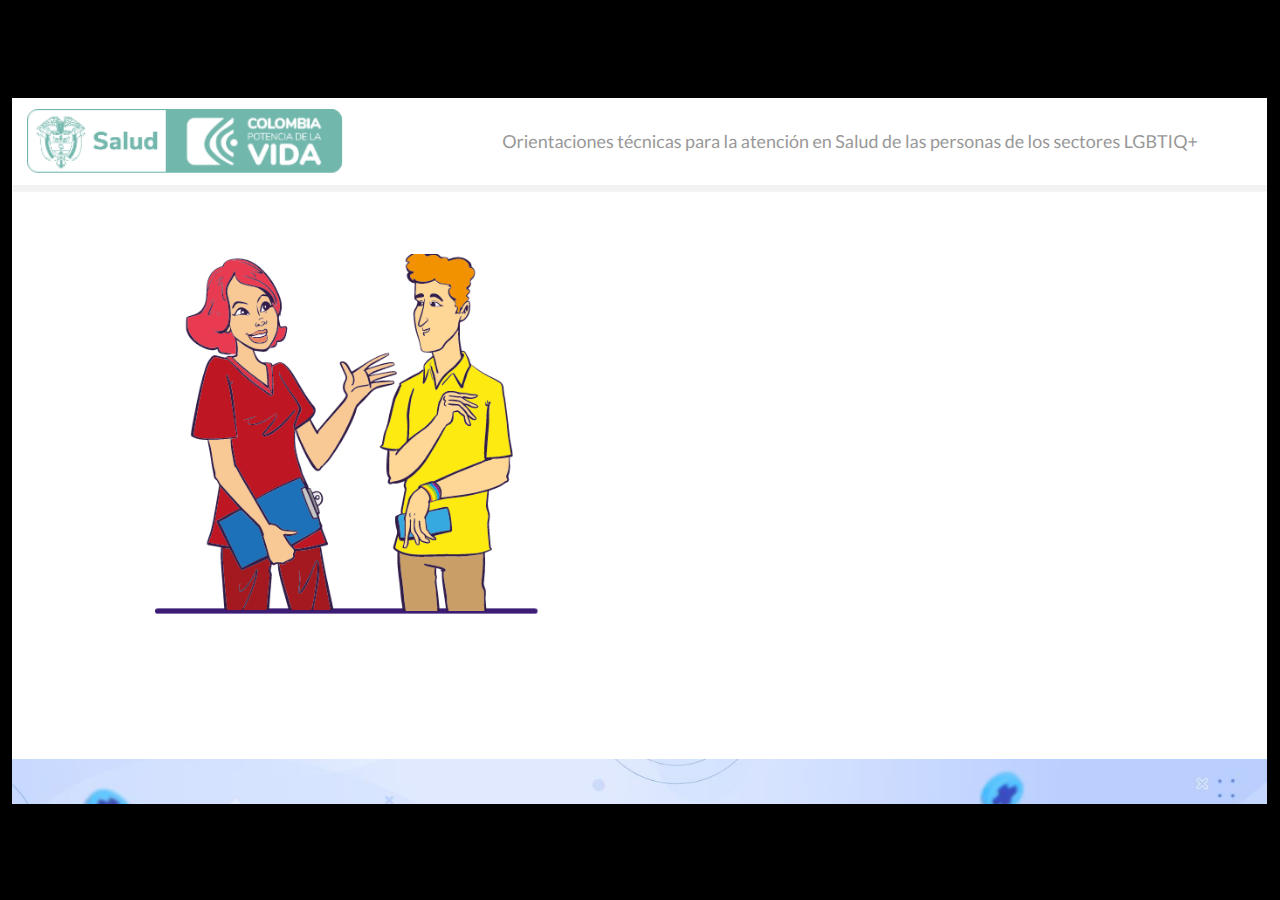
<file: actividades/act7/story.html>
﻿<!doctype html>
<html lang="es">
<head>
  <meta charset="utf-8">
  <!-- Creado con Storyline 360 - http://www.articulate.com  -->
  <!-- version: 3.80.31058.0 -->
  <title>Actividad did&#225;ctica 2</title>
  <meta http-equiv="x-ua-compatible" content="IE=edge"/>
  <meta name="viewport" content="width=device-width,initial-scale=1,user-scalable=no,shrink-to-fit=no,minimal-ui"/>
  <meta name="apple-mobile-web-app-capable" content="yes"/>
  <style>
    html, body { height: 100%; padding: 0; margin: 0 }
    #app { height: 100%; width: 100%; }
  </style>

  <script>
    window.DS = {};
    window.globals = {
      DATA_PATH_BASE: '',
      HAS_FRAME: true,
      HAS_SLIDE: true,

      lmsPresent: false,
      tinCanPresent: false,
      cmi5Present: false,
      aoSupport: false,
      scale: 'show all',
      captureRc: false,
      browserSize: 'optimal',
      bgColor: '#000000',
      features: 'ConnectionMessages,DropIn1,DropIn2,DropIn3,DropIn4,DropIn5,FullScreenToggle,HyperlinkHoverStateFix,LayerPresentAsDialog,MultipleQuizTracking,UpdatedThemeEditor',
      themeName: 'classic',
      preloaderColor: '#FFFFFF',
      suppressAnalytics: true,
      productChannel: 'stable',
      publishSource: 'storyline',
      aid: 'aid|e14397ea-0237-43b4-a3b7-7398baa37849',
      cid: '04bfd34e-cd07-4569-9f02-371561cab23e',
      playerVersion: '3.80.31058.0',
      publishTimestamp: '2024-06-07T01:48:44.0729254Z',
      maxIosVideoElements: 10,
      connectionSettings: { mode: 'disabled' },

      
      parseParams: function(qs) {
        if (window.globals.parsedParams != null) {
          return window.globals.parsedParams;
        }
        qs = (qs || window.location.search.substr(1)).split('+').join(' ');
        var params = {},
            tokens,
            re = /[?&]?([^=]+)=([^&]*)/g;

        while (tokens = re.exec(qs)) {
          params[decodeURIComponent(tokens[1]).trim()] =
            decodeURIComponent(tokens[2]).trim();
        }
        window.globals.parsedParams = params;
        return params;
      }

    };
  </script>
  <script>
    var isIe11 = ('ActiveXObject' in window || window.MSBlobBuilder != null)
      && window.msCrypto != null && !window.ActiveXObject;
    if (isIe11) {
      window.globals.unsupportedBrowser = true;
      document.write(atob('[base64]'));
    }
  </script>
  
  <script>window.THREE = { };</script>
  
</head>
<body style="background: #000000" class="cs-HTML theme-classic">
  <!-- 360 -->
  <script>!function(){var e,i=/iPhone/i,o=/iPod/i,n=/iPad/i,t=/\biOS-universal(?:.+)Mac\b/i,r=/\bAndroid(?:.+)Mobile\b/i,a=/Android/i,d=/(?:SD4930UR|\bSilk(?:.+)Mobile\b)/i,p=/Silk/i,l=/Windows Phone/i,u=/\bWindows(?:.+)ARM\b/i,b=/BlackBerry/i,s=/BB10/i,c=/Opera Mini/i,f=/\b(CriOS|Chrome)(?:.+)Mobile/i,h=/Mobile(?:.+)Firefox\b/i,v=function(e){return void 0!==e&&"MacIntel"===e.platform&&"number"==typeof e.maxTouchPoints&&e.maxTouchPoints>1&&"undefined"==typeof MSStream};e=function(e){var m={userAgent:"",platform:"",maxTouchPoints:0};e||"undefined"==typeof navigator?"string"==typeof e?m.userAgent=e:e&&e.userAgent&&(m={userAgent:e.userAgent,platform:e.platform,maxTouchPoints:e.maxTouchPoints||0}):m={userAgent:navigator.userAgent,platform:navigator.platform,maxTouchPoints:navigator.maxTouchPoints||0};var g=m.userAgent,y=g.split("[FBAN");void 0!==y[1]&&(g=y[0]),void 0!==(y=g.split("Twitter"))[1]&&(g=y[0]);var A=function(e){return function(i){return i.test(e)}}(g),w={apple:{phone:A(i)&&!A(l),ipod:A(o),tablet:!A(i)&&(A(n)||v(m))&&!A(l),universal:A(t),device:(A(i)||A(o)||A(n)||A(t)||v(m))&&!A(l)},amazon:{phone:A(d),tablet:!A(d)&&A(p),device:A(d)||A(p)},android:{phone:!A(l)&&A(d)||!A(l)&&A(r),tablet:!A(l)&&!A(d)&&!A(r)&&(A(p)||A(a)),device:!A(l)&&(A(d)||A(p)||A(r)||A(a))||A(/\bokhttp\b/i)},windows:{phone:A(l),tablet:A(u),device:A(l)||A(u)},other:{blackberry:A(b),blackberry10:A(s),opera:A(c),firefox:A(h),chrome:A(f),device:A(b)||A(s)||A(c)||A(h)||A(f)},any:!1,phone:!1,tablet:!1};return w.any=w.apple.device||w.android.device||w.windows.device||w.other.device,w.phone=w.apple.phone||w.android.phone||w.windows.phone,w.tablet=w.apple.tablet||w.android.tablet||w.windows.tablet,w}(),"object"==typeof exports&&"undefined"!=typeof module?module.exports=e:"function"==typeof define&&define.amd?define((function(){return e})):this.isMobile=e}();
    window.isMobile.apple.tablet = window.isMobile.apple.tablet ||
      (navigator.platform === 'MacIntel' && navigator.maxTouchPoints > 1);
    window.isMobile.apple.device = window.isMobile.apple.device || window.isMobile.apple.tablet;
    window.isMobile.tablet = window.isMobile.tablet || window.isMobile.apple.tablet;
    window.isMobile.any = window.isMobile.any || window.isMobile.apple.tablet;
  </script>

  <div id="focus-sink" tabindex="-1"></div>

  <div id="preso"></div>
  <script>
    (function() {

      var classTypes = [ 'desktop', 'mobile', 'phone', 'tablet' ];

      var addDeviceClasses = function(prefix, testObj) {
        var curr, i;
        for (i = 0; i < classTypes.length; i++) {
          curr = classTypes[i];
          if (testObj[curr]) {
            document.body.classList.add(prefix + curr);
          }
        }
      };

      var params = window.globals.parseParams(),
          isDevicePreview = params.devicepreview === '1',
          isPhoneOverride = params.deviceType === 'phone' || (isDevicePreview && params.phone == '1'),
          isTabletOverride = (params.deviceType === 'tablet' || isDevicePreview) && !isPhoneOverride,
          isMobileOverride = isPhoneOverride || isTabletOverride;

      var deviceView = {
        desktop: !window.isMobile.any && !isMobileOverride,
        mobile: window.isMobile.any || isMobileOverride,
        phone: isPhoneOverride || (window.isMobile.phone && !isTabletOverride),
        tablet: isTabletOverride || window.isMobile.tablet
      };

      window.globals.deviceView = deviceView;
      window.isMobile.desktop = !window.isMobile.any;
      window.isMobile.mobile = window.isMobile.any;

      addDeviceClasses('view-', deviceView);

    })();
  </script>
  
  <script src='story_content/user.js' type=text/javascript></script>
  <div class="slide-loader"></div>

  <script>
    if (window.globals.deviceView.isMobile) { var doc = document, loader = doc.body.querySelector('.slide-loader'); [ 1, 2, 3 ].forEach(function(n) { var d = doc.createElement('div'); d.style.backgroundColor = window.globals.preloaderColor; d.classList.add('mobile-loader-dot'); d.classList.add('dot' + n); loader.appendChild(d); }); }
  </script>

  <div class="mobile-load-title-overlay" style="display: none">
    <div class="mobile-load-title">Actividad did&#225;ctica 7</div>
  </div>

  <div class="mobile-chrome-warning"></div>

  
<style>
  .warn-connection-dialog {
    display: none;
    background: transparent;
    pointer-events: all;
    position: fixed;
    left: 0;
    top: 0;
    width: 100%;
    height: 100%;
    z-index: 999;
  }

  .warn-connection-content {
    pointer-events: all;
    border-radius: 4px;
    background: white;
    border: 1px solid #E7E7E7;
    color: #333333;
    box-shadow: 0 2px 4px rgba(0, 0, 0, 0.25);
    transition: all 150ms ease-out;
    position: absolute;
    white-space: nowrap;
  }

  .view-phone.is-landscape .warn-connection-content {
    left: 23px;
    bottom: 23px;
  }

  .view-tablet.is-landscape .warn-connection-content {
    left: 50%;
    top: 20px;
    transform: translateX(-50%);
  }

  .is-portrait .warn-connection-content {
    transform: translate(-50%, calc(-100% - 15px));
  }

  .warn-connection-content p {
    display: inline-block;
    margin: 0 8px 0 0;
    line-height: 33px;
    font-size: 11px;
  }

  .warn-connection-content svg {
    position: relative;
    vertical-align: middle;
    margin: 0 2px 2px 8px;
  }

  .view-desktop .warn-connection-content {
    left: 1.5em;
    bottom: 1.5em;
  }

  .view-desktop .warn-connection-content p {
    font-size: 1.1em;
  }

  .is-offline .warn-connection-dialog {
    display: block;
  }

  .is-offline .cs-panel * {
    pointer-events: none !important;
  }

  .is-offline .cs-panel {
    pointer-events: all !important;
  }

  .is-offline #nav-controls * {
    pointer-events: none !important;
  }

  .is-offline #nav-controls {
    pointer-events: all !important;
  }
</style>

<div class="warn-connection-dialog" role="alertdialog" aria-modal="true" tabindex="0" aria-labelledby="warn-connection-message">
  <div class="warn-connection-content">
    <svg width="17" height="15" viewBox="0 0 17 15" xmlns="http://www.w3.org/2000/svg">
      <path fill="#8F0000" stroke="white" d="M16.07,12.98 L15.88,12.23 L9.51,1.21 C8.97,0.26,7.6,0.26,7.06,1.21 L0.69,12.23 C0.15,13.16,0.81,14.36,1.91,14.36 H14.65 C15.47,14.36,16.05,13.7,16.07,12.98 Z"/>
      <path fill="white" stroke="white" d="M8.58,5.5 C8.35,5.28,8.5,5.35,8.21,5.32 C8.09,5.35,7.97,5.49,7.96,5.67 C7.97,5.79,7.98,5.92,7.98,6.04 L7.98,6.04 C7.99,6.17,8,6.31,8.01,6.43 L8.01,6.44 C8.03,6.92,8.06,7.41,8.09,7.9 L8.09,7.9 C8.12,8.39,8.14,8.88,8.17,9.37 C8.17,9.39,8.18,9.42,8.2,9.44 C8.23,9.46,8.25,9.47,8.28,9.47 C8.31,9.47,8.34,9.46,8.35,9.44 C8.37,9.43,8.38,9.4,8.39,9.35 L8.39,9.34 C8.39,9.24,8.4,9.15,8.4,9.05 L8.4,9.05 C8.41,8.96,8.41,8.86,8.42,8.75 C8.43,8.44,8.45,8.12,8.47,7.81 L8.47,7.81 C8.49,7.49,8.51,7.18,8.53,6.87 C8.55,6.46,8.56,6.05,8.59,5.64 L8.6,5.62 C8.6,5.57,8.59,5.53,8.58,5.5 L8.21,5.32 Z"/>
      <circle fill="white" stroke="white" cx="8.3" cy="11.35" r="0.3"/>
    </svg>
    <p id="warn-connection-message">You are offline. Trying to reconnect...</p>
  </div>
</div>

<script>
  (function() {
    window.DS.connection = {
      warningShown: false,
      assets: {},
      loadingAssetGroup: false,
      retryDelay: 500
    };

    var connectionSettings = window.globals.connectionSettings || {};

    // The `window.globals.features` variable must be set in `webpack.dev.config` when testing locally - it is not enough
    // to have it in the data - but it must be set there as well.
    var useConnectionMessages = window.AbortController != null &&
      window.location.protocol != 'file:' &&
      window.globals.features.indexOf('ConnectionMessages') != -1 &&
      connectionSettings.mode === 'normal';

    window.DS.connection.useConnectionMessages = useConnectionMessages;

    var assetCount = 0;
    var checkLoadedId;


    if (useConnectionMessages && connectionSettings != null) {
      var contentEl = document.querySelector('.warn-connection-content');
      var messageEl = contentEl.querySelector('p');

      if (connectionSettings.useDarkTheme) {
        contentEl.style.borderColor = '#BABBBA';
        contentEl.style.backgroundColor = '#282828';
        contentEl.style.color = '#FFFFFF';
      }

      if (connectionSettings.message != null) {
        messageEl.textContent = window.decodeURIComponent(connectionSettings.message);
      }
    }

    function checkAssetsReady() {
      for (var i in DS.connection.assets) {
        if (!DS.connection.assets[i].success) {
          return false;
        }
      }
      return true;
    }

    function stopAssetGroup() {
      if (!useConnectionMessages) { return; }

      assetCount = 0;

      DS.connection.oldAssetGroup = DS.connection.assets;
      DS.connection.assets = {};
      DS.connection.loadingAssetGroup = false;
      clearInterval(checkLoadedId);
    }

    function startAssetGroup() {
      if (!useConnectionMessages) { return; }
      var ticks = 0;
      clearInterval(checkLoadedId);
      checkLoadedId = setInterval(function() {
        var loaded = 0;
        if (assetCount === 0 && loaded === 0) {
          clearInterval(checkLoadedId);
          return;
        }

        for (var i in DS.connection.assets) {
          if (DS.connection.assets[i].success) {
            loaded++;
          }
        }

        if (assetCount === loaded && checkAssetsReady()) {
          for (var i in DS.connection.assets) {
            if (DS.connection.assets[i].action) {
              DS.connection.assets[i].action();
            }
          }
          hideWarning();
          stopAssetGroup();
        }
      }, 100)
    }

    function requiredAsset(url, action, retry, type) {
      if (!useConnectionMessages) { return; }
      if (DS.connection.assets[url]) { return; }

      DS.connection.assets[url] = {
        success: false, action: action, retry: retry, type: type
      };
      assetCount = Object.keys(DS.connection.assets).length;
      if (!DS.connection.loadingAssetGroup) {
        startAssetGroup();
      }
      DS.connection.loadingAssetGroup = true;
    }

    function assetLoaded(url) {
      if (!useConnectionMessages) { return; }
      if (DS.connection.assets[url]) {
        DS.connection.assets[url].success = true;
      }
    }

    function assetFailed(url) {
      if (!useConnectionMessages) { return; }
      if (!DS.connection.assets[url]) {
        if (/\.js$/.test(url) && url.indexOf('transcripts') === -1) {
          setTimeout(function() {
            if (DS.connection.lastSlideLoaded != null) {
              DS.connection.lastSlideLoaded();
            }
          }, DS.connection.retryDelay);
        }
        return;
      }
      if (!DS.connection.warningShown) { showWarning(); }
      if (DS.connection.assets[url].retry) {
        setTimeout(function() {
          if (!DS.connection.assets[url].success) {
            DS.connection.assets[url].retry()
          }
        }, DS.connection.retryDelay);
      }
    }

    function hideWarning() {
      document.body.classList.remove('is-offline');
      DS.connection.warningShown = false;
      enableKeys();
    }
    DS.connection.hideWarning = hideWarning

    function showWarning(btn) {
      document.body.classList.add('is-offline')
      DS.connection.warningShown = true;
      updateWarningPosition();
      disableKeys();
    }

    function updateWarningPosition() {
      if (!DS.connection.warningShown) {
        return;
      }

      var isPortrait = document.body.classList.contains('is-portrait');
      var warningEl = document.querySelector('.warn-connection-content');

      if (isPortrait) {
        var slide = document.querySelector('.primary-slide');
        var slideRect = slide.getBoundingClientRect();

        warningEl.style.top = `${slideRect.top}px`
        warningEl.style.left = `${slideRect.left + slideRect.width / 2}px`
      } else {
        warningEl.style.top = null;
        warningEl.style.left = null;
      }

      window.requestAnimationFrame(updateWarningPosition);
    }

    function onDisableKeyDown(e) {
      e.preventDefault();
      e.stopImmediatePropagation();
    }

    function onDisableKeyUp(e) {
      e.preventDefault();
      e.stopImmediatePropagation();
    }

    var accStyle = document.createElement('style');
    var warnDialogEl = document.querySelector('.warn-connection-dialog');

    function disableKeys() {
      if (DS.views.nsStack.length === 1) {
        DS.views.nsStack[0].tabReachable = false
        DS.views.nsStack[0].updateTabIndex(true, true);
      }

      accStyle.innerHTML = '.acc-shadow-dom { display: none; }';
      document.body.appendChild(accStyle);

      warnDialogEl.parentNode.append(warnDialogEl);
      warnDialogEl.focus();
    }

    function enableKeys() {
      document.body.removeChild(accStyle);
      if (DS.views.nsStack.length === 1 && DS.views.nsStack[0].name === '_frame') {
        DS.views.nsStack[0].tabReachable = true;
        DS.views.nsStack[0].updateTabIndex();
      }
    }

    // these will all be noops if the feature flag isn't set in
    // the data and `window.globals.features`
    DS.connection.requiredAsset = requiredAsset;
    DS.connection.assetLoaded = assetLoaded;
    DS.connection.assetFailed = assetFailed;
    DS.connection.stopAssetGroup = stopAssetGroup;
    DS.connection.startAssetGroup = startAssetGroup;
  })();
</script>


  <script>
    
    if (window.autoSpider && window.vInterfaceObject) {
      document.querySelector('.mobile-load-title-overlay').style.display = 'none';
    }
  </script>

  

  <link rel="stylesheet" href="html5/data/css/output.min.css" data-noprefix/>
</body>
<script src="html5/lib/scripts/bootstrapper.min.js"></script>
</html>
</file>
<file: css/chunk-01486571.97da5f0c.css>
.accesibilidad[data-v-009ae4ba]{position:fixed;right:0;top:50vh;height:50px;background-color:#111e61;border-top-left-radius:15px;border-bottom-left-radius:15px;transform:translateY(-50%) translateX(100%) translateX(-50px);overflow:hidden;transition:transform .3s ease-in-out,height .3s ease-in-out}.accesibilidad[data-v-009ae4ba]:hover{transform:translateY(-50%) translateX(0);height:12.75rem}.accesibilidad [data-v-009ae4ba]{color:#fff}.accesibilidad__menu__content .accesibilidad__menu__item[data-v-009ae4ba]{cursor:pointer}.accesibilidad__menu__content .accesibilidad__menu__item[data-v-009ae4ba]:hover{background-color:#273685}.accesibilidad__menu__content .accesibilidad__menu__item[data-v-009ae4ba]:last-child{border:none}.accesibilidad__menu__item[data-v-009ae4ba]{display:flex;align-items:center;padding:10px;border-bottom:1px solid #273685;line-height:1em;-webkit-user-select:none;-moz-user-select:none;-ms-user-select:none;user-select:none}.accesibilidad__menu i[data-v-009ae4ba]{font-size:30px;font-style:normal;margin-right:10px;line-height:1em}.accesibilidad__menu img[data-v-009ae4ba]{width:30px;margin-right:10px}
</file>
<file: css/chunk-019598b4.a67093c7.css>
.horizontal-scroll__wrapper[data-v-b934bcc2]{overflow:hidden}.horizontal-scroll[data-v-b934bcc2]{display:flex;transition:transform .5s ease-in-out;align-items:center;flex-wrap:nowrap}.horizontal-scroll[data-v-b934bcc2]:not(.row){width:100%}.horizontal-scroll--item-fw[data-v-b934bcc2]>div{flex-grow:0;flex-shrink:0;width:100%;margin:0!important}
</file>
<file: css/chunk-136aff22.6f1ff268.css>
.header[data-v-4a74c168]{position:sticky;top:0;padding-top:10px;padding-bottom:10px;background-color:#fff;z-index:10010;line-height:1.1em}.header__logo[data-v-4a74c168]{width:245px}@media (max-width:576px){.header__componente-formativo[data-v-4a74c168]{font-size:.8em}}.header__menu[data-v-4a74c168]{cursor:pointer;position:relative}.header__menu span[data-v-4a74c168]{font-size:.7em;display:block;line-height:1em;text-align:center;color:#111e61}.header__menu__btn[data-v-4a74c168]{width:30px;height:30px;position:relative;margin-bottom:4px}.header__menu__btn .line-1[data-v-4a74c168],.header__menu__btn .line-2[data-v-4a74c168],.header__menu__btn .line-3[data-v-4a74c168]{height:4px;width:30px;background-color:#111e61;transform-origin:center center;position:absolute;left:0;border-radius:2px}.header__menu__btn .line-1[data-v-4a74c168]{top:4px;-webkit-animation:line-1-inactive-data-v-4a74c168 .5s ease-in-out forwards;animation:line-1-inactive-data-v-4a74c168 .5s ease-in-out forwards}.header__menu__btn .line-2[data-v-4a74c168]{top:13px;-webkit-animation:line-2-inactive-data-v-4a74c168 .5s ease-in-out forwards;animation:line-2-inactive-data-v-4a74c168 .5s ease-in-out forwards}.header__menu__btn .line-3[data-v-4a74c168]{top:22px;-webkit-animation:line-3-inactive-data-v-4a74c168 .5s ease-in-out forwards;animation:line-3-inactive-data-v-4a74c168 .5s ease-in-out forwards}.header__menu__btn[data-v-4a74c168]:hover{cursor:pointer}.header__menu__btn--open .line-1[data-v-4a74c168]{-webkit-animation:line-1-active-data-v-4a74c168 .5s ease-in-out forwards;animation:line-1-active-data-v-4a74c168 .5s ease-in-out forwards}.header__menu__btn--open .line-2[data-v-4a74c168]{-webkit-animation:line-2-active-data-v-4a74c168 .5s ease-in-out forwards;animation:line-2-active-data-v-4a74c168 .5s ease-in-out forwards}.header__menu__btn--open .line-3[data-v-4a74c168]{-webkit-animation:line-3-active-data-v-4a74c168 .5s ease-in-out forwards;animation:line-3-active-data-v-4a74c168 .5s ease-in-out forwards}@-webkit-keyframes line-1-active-data-v-4a74c168{0%{transform:translate(0) rotate(0)}50%{transform:translateY(9px) rotate(0)}to{transform:translateY(9px) rotate(45deg)}}@keyframes line-1-active-data-v-4a74c168{0%{transform:translate(0) rotate(0)}50%{transform:translateY(9px) rotate(0)}to{transform:translateY(9px) rotate(45deg)}}@-webkit-keyframes line-2-active-data-v-4a74c168{0%{transform:scale(1)}to{transform:scale(0)}}@keyframes line-2-active-data-v-4a74c168{0%{transform:scale(1)}to{transform:scale(0)}}@-webkit-keyframes line-3-active-data-v-4a74c168{0%{transform:translate(0) rotate(0)}50%{transform:translateY(-9px) rotate(0)}to{transform:translateY(-9px) rotate(-45deg)}}@keyframes line-3-active-data-v-4a74c168{0%{transform:translate(0) rotate(0)}50%{transform:translateY(-9px) rotate(0)}to{transform:translateY(-9px) rotate(-45deg)}}@-webkit-keyframes line-1-inactive-data-v-4a74c168{0%{transform:translateY(9px) rotate(45deg)}50%{transform:translateY(9px) rotate(0)}to{transform:translate(0) rotate(0)}}@keyframes line-1-inactive-data-v-4a74c168{0%{transform:translateY(9px) rotate(45deg)}50%{transform:translateY(9px) rotate(0)}to{transform:translate(0) rotate(0)}}@-webkit-keyframes line-2-inactive-data-v-4a74c168{0%{transform:scale(0)}to{transform:scale(1)}}@keyframes line-2-inactive-data-v-4a74c168{0%{transform:scale(0)}to{transform:scale(1)}}@-webkit-keyframes line-3-inactive-data-v-4a74c168{0%{transform:translateY(-9px) rotate(-45deg)}50%{transform:translateY(-9px) rotate(0)}to{transform:translate(0) rotate(0)}}@keyframes line-3-inactive-data-v-4a74c168{0%{transform:translateY(-9px) rotate(-45deg)}50%{transform:translateY(-9px) rotate(0)}to{transform:translate(0) rotate(0)}}
</file>
<file: css/chunk-1c3a7ae6.a67093c7.css>
.horizontal-scroll__wrapper[data-v-b934bcc2]{overflow:hidden}.horizontal-scroll[data-v-b934bcc2]{display:flex;transition:transform .5s ease-in-out;align-items:center;flex-wrap:nowrap}.horizontal-scroll[data-v-b934bcc2]:not(.row){width:100%}.horizontal-scroll--item-fw[data-v-b934bcc2]>div{flex-grow:0;flex-shrink:0;width:100%;margin:0!important}
</file>
<file: css/chunk-4e410830.d277c5d5.css>
.banner-interno{position:relative;background-color:#5b92fe;background-size:cover;background-position:50%;height:130px}.banner-interno__titulo{display:flex;align-items:center}.banner-interno__titulo__icono{display:block;width:32px;height:32px;border-radius:50%;background-color:#27292d;position:relative}.banner-interno__titulo__icono i{color:#5b92fe;position:absolute;left:50%;top:50%;transform:translate(-50%,-50%)}.banner-interno__titulo h1,.banner-interno__titulo h2,.banner-interno__titulo h3,.banner-interno__titulo h4,.banner-interno__titulo h5,.banner-interno__titulo h6{color:#27292d;line-height:1.1em}
</file>
<file: css/chunk-70cf02ae.a67093c7.css>
.horizontal-scroll__wrapper[data-v-b934bcc2]{overflow:hidden}.horizontal-scroll[data-v-b934bcc2]{display:flex;transition:transform .5s ease-in-out;align-items:center;flex-wrap:nowrap}.horizontal-scroll[data-v-b934bcc2]:not(.row){width:100%}.horizontal-scroll--item-fw[data-v-b934bcc2]>div{flex-grow:0;flex-shrink:0;width:100%;margin:0!important}
</file>
<file: css/chunk-73811e5c.a67093c7.css>
.horizontal-scroll__wrapper[data-v-b934bcc2]{overflow:hidden}.horizontal-scroll[data-v-b934bcc2]{display:flex;transition:transform .5s ease-in-out;align-items:center;flex-wrap:nowrap}.horizontal-scroll[data-v-b934bcc2]:not(.row){width:100%}.horizontal-scroll--item-fw[data-v-b934bcc2]>div{flex-grow:0;flex-shrink:0;width:100%;margin:0!important}
</file>
<file: css/chunk-759933fd.124e4026.css>
.barra-avance{display:flex;align-items:center;justify-content:space-between;position:fixed;bottom:0;left:0;width:100%;padding:10px;background-color:#d8ecff;transition:transform .5s ease-in-out;z-index:100000}.barra-avance__barra{margin:0 20px;flex:1;position:relative;max-width:800px}.barra-avance__barra--amarilla,.barra-avance__barra--blanca{height:4px}.barra-avance__barra--amarilla:after,.barra-avance__barra--amarilla:before,.barra-avance__barra--blanca:after,.barra-avance__barra--blanca:before{content:"";display:block;width:10px;height:10px;border-radius:50%;position:absolute;top:50%}.barra-avance__barra--amarilla:before,.barra-avance__barra--blanca:before{left:0;transform:translate(-50%,-50%)}.barra-avance__barra--amarilla:after,.barra-avance__barra--blanca:after{right:0;transform:translate(50%,-50%)}.barra-avance__barra--blanca,.barra-avance__barra--blanca:after,.barra-avance__barra--blanca:before{background-color:#fff}.barra-avance__barra--amarilla{position:absolute;width:100%;top:0;background-color:#f7df3f}.barra-avance__barra--amarilla:after,.barra-avance__barra--amarilla:before{background-color:#f7df3f}.barra-avance__boton--regresar{background-color:#b0c0d2}.barra-avance__boton--regresar span{color:#111e61!important}.barra-avance__boton--disable{opacity:0;pointer-events:none}.barra-avance--open{transform:translateY(0)}.barra-avance--close{transform:translateY(100%)}
</file>
<file: css/chunk-9b1c4f28.a67093c7.css>
.horizontal-scroll__wrapper[data-v-b934bcc2]{overflow:hidden}.horizontal-scroll[data-v-b934bcc2]{display:flex;transition:transform .5s ease-in-out;align-items:center;flex-wrap:nowrap}.horizontal-scroll[data-v-b934bcc2]:not(.row){width:100%}.horizontal-scroll--item-fw[data-v-b934bcc2]>div{flex-grow:0;flex-shrink:0;width:100%;margin:0!important}
</file>
<file: css/chunk-b5768118.a67093c7.css>
.horizontal-scroll__wrapper[data-v-b934bcc2]{overflow:hidden}.horizontal-scroll[data-v-b934bcc2]{display:flex;transition:transform .5s ease-in-out;align-items:center;flex-wrap:nowrap}.horizontal-scroll[data-v-b934bcc2]:not(.row){width:100%}.horizontal-scroll--item-fw[data-v-b934bcc2]>div{flex-grow:0;flex-shrink:0;width:100%;margin:0!important}
</file>
<file: css/chunk-da688802.553b4f2d.css>
.aside-menu,aside{position:absolute}.aside-menu{top:0;right:0;min-height:calc(80vh - 70px);max-height:calc(80vh - 70px);background-color:#f3f9ff;transition:flex .5s ease-in-out,width .5s ease-in-out;overflow-x:hidden;z-index:100001;width:300px;border:1px solid #d8ecff}.aside-menu__black-background{position:fixed;inset:0;top:70px;background:rgba(0,0,0,.8);cursor:pointer}.aside-menu a{color:#111e61}.aside-menu__content{width:300px;display:flex;flex-direction:column;justify-content:space-between;min-height:calc(100vh - 70px);max-height:calc(100vh - 70px);border-right:1px solid #d8ecff;position:absolute;background:#fff}@media (max-height:800px){.aside-menu__content{min-height:800px;max-height:800px;overflow-y:auto}}.aside-menu__header{padding:10px;text-align:center;background-color:#d8ecff}.aside-menu__header h4{margin:0}.aside-menu__menu{overflow-y:auto;flex-grow:1;list-style:none;padding-left:0;margin-bottom:0}.aside-menu__menu__item--active .aside-menu__menu__item__lnk,.aside-menu__menu__item--active .aside-menu__sec-menu__item__lnk{background-color:#d8ecff;font-weight:700}.aside-menu__menu__item--sub-menu:hover,.aside-menu__menu__item:hover,.aside-menu__sec-menu__item:hover{background-color:#d8ecff}.aside-menu__menu__item--sub-menu{padding-left:10px}.aside-menu__menu__item--sub-menu--active .aside-menu__menu__item__lnk,.aside-menu__menu__item--sub-menu--active .aside-menu__sec-menu__item__lnk{background-color:#d8ecff;font-weight:700;position:relative}.aside-menu__menu__item--sub-menu--active .aside-menu__menu__item__lnk:before,.aside-menu__menu__item--sub-menu--active .aside-menu__sec-menu__item__lnk:before{content:"";display:block;position:absolute;left:0;bottom:0;top:0;width:4px;border-radius:2px;background-color:#3c1c74}.aside-menu__menu__item__lnk,.aside-menu__sec-menu__item__lnk{display:flex;align-items:center;padding:10px 15px;line-height:1.1em}.aside-menu__menu__item__lnk i,.aside-menu__menu__item__lnk span,.aside-menu__sec-menu__item__lnk i,.aside-menu__sec-menu__item__lnk span{margin-right:10px}.aside-menu__menu__item__lnk i:last-child,.aside-menu__menu__item__lnk span:last-child,.aside-menu__sec-menu__item__lnk i:last-child,.aside-menu__sec-menu__item__lnk span:last-child{margin-right:0}.aside-menu__sec-menu{background-color:#d8ecff;padding:10px 0;flex-shrink:0;margin-bottom:0}.aside-menu__sec-menu__item{padding:10px 15px}.aside-menu__sec-menu__item__lnk{padding:0;border-radius:1em}.aside-menu__sec-menu__item__lnk i{display:block;width:2em;height:2em;padding:.5em 0;text-align:center;background-color:#fff;border-radius:50%}.aside-menu__sec-menu__item__lnk:hover{background-color:#fff}@media (max-width:576px){.aside-menu__sec-menu{padding-bottom:110px}}.main-menu-enter-active{-webkit-animation:main-menu-open-animation .3s;animation:main-menu-open-animation .3s}.main-menu-enter-active .aside-menu__black-background{-webkit-animation:main-menu-background-animation .3s;animation:main-menu-background-animation .3s}.main-menu-leave-active{animation:main-menu-open-animation .3s reverse}.main-menu-leave-active .aside-menu__black-background{animation:main-menu-background-animation .3s reverse}@-webkit-keyframes main-menu-open-animation{0%{width:0}to{width:300px}}@keyframes main-menu-open-animation{0%{width:0}to{width:300px}}@-webkit-keyframes main-menu-background-animation{0%{opacity:0}to{opacity:1}}@keyframes main-menu-background-animation{0%{opacity:0}to{opacity:1}}
</file>
<file: css/chunk-ec42f290.a67093c7.css>
.horizontal-scroll__wrapper[data-v-b934bcc2]{overflow:hidden}.horizontal-scroll[data-v-b934bcc2]{display:flex;transition:transform .5s ease-in-out;align-items:center;flex-wrap:nowrap}.horizontal-scroll[data-v-b934bcc2]:not(.row){width:100%}.horizontal-scroll--item-fw[data-v-b934bcc2]>div{flex-grow:0;flex-shrink:0;width:100%;margin:0!important}
</file>
<file: css/chunk-f6b4836c.a67093c7.css>
.horizontal-scroll__wrapper[data-v-b934bcc2]{overflow:hidden}.horizontal-scroll[data-v-b934bcc2]{display:flex;transition:transform .5s ease-in-out;align-items:center;flex-wrap:nowrap}.horizontal-scroll[data-v-b934bcc2]:not(.row){width:100%}.horizontal-scroll--item-fw[data-v-b934bcc2]>div{flex-grow:0;flex-shrink:0;width:100%;margin:0!important}
</file>
<file: css/comple.61db8168.css>
.banner-interno{position:relative;background-color:#5b92fe;background-size:cover;background-position:50%;height:130px}.banner-interno__titulo{display:flex;align-items:center}.banner-interno__titulo__icono{display:block;width:32px;height:32px;border-radius:50%;background-color:#27292d;position:relative}.banner-interno__titulo__icono i{color:#5b92fe;position:absolute;left:50%;top:50%;transform:translate(-50%,-50%)}.banner-interno__titulo h1,.banner-interno__titulo h2,.banner-interno__titulo h3,.banner-interno__titulo h4,.banner-interno__titulo h5,.banner-interno__titulo h6{color:#27292d;line-height:1.1em}.complementario__enlaces{display:flex;justify-content:center;flex-wrap:wrap}.complementario__enlaces a{margin:0 5px}.complementario__btn{font-size:1.5em;line-height:1em}table{width:calc(100% - 1px);min-width:800px}table thead{background-color:#d8ecff}table thead th{border-color:#d8ecff}table td,table th{padding:25px 20px;text-align:center}
</file>
<file: css/creditos.e7d61c33.css>
.banner-interno{position:relative;background-color:#5b92fe;background-size:cover;background-position:50%;height:130px}.banner-interno__titulo{display:flex;align-items:center}.banner-interno__titulo__icono{display:block;width:32px;height:32px;border-radius:50%;background-color:#27292d;position:relative}.banner-interno__titulo__icono i{color:#5b92fe;position:absolute;left:50%;top:50%;transform:translate(-50%,-50%)}.banner-interno__titulo h1,.banner-interno__titulo h2,.banner-interno__titulo h3,.banner-interno__titulo h4,.banner-interno__titulo h5,.banner-interno__titulo h6{color:#27292d;line-height:1.1em}.creditos-vista .tarjeta.credito{background-color:#d2e1f1}.creditos{color:#727997;overflow-x:auto}.creditos__item{min-width:490px}.creditos p{line-height:1.3em;margin-bottom:0;color:#727997}.creditos__titulo{font-weight:700;background-color:#d2e1f1;padding:5px 10px;border-top-radius:5px;border-top-left-radius:5px;border-top-right-radius:5px}.creditos table td,.creditos table th{border-color:#d2e1f1}
</file>
<file: css/glosario.0fc7a0b9.css>
.banner-interno{position:relative;background-color:#5b92fe;background-size:cover;background-position:50%;height:130px}.banner-interno__titulo{display:flex;align-items:center}.banner-interno__titulo__icono{display:block;width:32px;height:32px;border-radius:50%;background-color:#27292d;position:relative}.banner-interno__titulo__icono i{color:#5b92fe;position:absolute;left:50%;top:50%;transform:translate(-50%,-50%)}.banner-interno__titulo h1,.banner-interno__titulo h2,.banner-interno__titulo h3,.banner-interno__titulo h4,.banner-interno__titulo h5,.banner-interno__titulo h6{color:#27292d;line-height:1.1em}.glosario__letra-item{display:flex}.glosario__letra-item__texto{padding-top:5px}.glosario__letra-item__letra__icono{width:32px;height:32px;position:relative;line-height:1em;border-radius:50%;background-color:#d2e1f1}.glosario__letra-item__letra__icono span{position:absolute;left:50%;top:50%;transform:translate(-50%,-50%);font-size:1.1em;font-weight:900}
</file>
<file: css/intro.d277c5d5.css>
.banner-interno{position:relative;background-color:#5b92fe;background-size:cover;background-position:50%;height:130px}.banner-interno__titulo{display:flex;align-items:center}.banner-interno__titulo__icono{display:block;width:32px;height:32px;border-radius:50%;background-color:#27292d;position:relative}.banner-interno__titulo__icono i{color:#5b92fe;position:absolute;left:50%;top:50%;transform:translate(-50%,-50%)}.banner-interno__titulo h1,.banner-interno__titulo h2,.banner-interno__titulo h3,.banner-interno__titulo h4,.banner-interno__titulo h5,.banner-interno__titulo h6{color:#27292d;line-height:1.1em}
</file>
<file: css/referencias.dc114620.css>
.banner-interno{position:relative;background-color:#5b92fe;background-size:cover;background-position:50%;height:130px}.banner-interno__titulo{display:flex;align-items:center}.banner-interno__titulo__icono{display:block;width:32px;height:32px;border-radius:50%;background-color:#27292d;position:relative}.banner-interno__titulo__icono i{color:#5b92fe;position:absolute;left:50%;top:50%;transform:translate(-50%,-50%)}.banner-interno__titulo h1,.banner-interno__titulo h2,.banner-interno__titulo h3,.banner-interno__titulo h4,.banner-interno__titulo h5,.banner-interno__titulo h6{color:#27292d;line-height:1.1em}.referencias__item:last-child hr{display:none}.referencias__item a{color:#2196f3;text-decoration:underline;overflow-wrap:break-word}
</file>
<file: css/tema1.b735126b.css>
.tarjeta-bg{overflow:hidden;position:relative;z-index:2;margin:0 2rem}.tarjeta-bg__franja{width:100%;height:50%;position:absolute;z-index:-1;background-color:#381a6e;left:0;top:0;border-radius:30px;transform:translateY(50%);transform-origin:center}
</file>
<file: css/tema2.d27f8ecf.css>
.banner-interno{position:relative;background-color:#5b92fe;background-size:cover;background-position:50%;height:130px}.banner-interno__titulo{display:flex;align-items:center}.banner-interno__titulo__icono{display:block;width:32px;height:32px;border-radius:50%;background-color:#27292d;position:relative}.banner-interno__titulo__icono i{color:#5b92fe;position:absolute;left:50%;top:50%;transform:translate(-50%,-50%)}.banner-interno__titulo h1,.banner-interno__titulo h2,.banner-interno__titulo h3,.banner-interno__titulo h4,.banner-interno__titulo h5,.banner-interno__titulo h6{color:#27292d;line-height:1.1em}.bg-1{background-image:url(../img/bg-1.7474ec6a.svg)}.bg-1,.bg-2{background-position:start;background-repeat:no-repeat;background-size:cover}.bg-2{background-image:url(../img/bg-2.11b20039.svg)}.bg-3{background-image:url(../img/bg-3.4113a7cf.svg);background-position:50%;background-repeat:no-repeat;background-size:cover}.bg-4{background-image:url(../img/bg-4.e7715500.svg)}.bg-4,.bg-5{background-position:start;background-repeat:no-repeat;background-size:cover}.bg-5{background-image:url(../img/bg-5.a7463e75.svg)}.tarjeta-bg{overflow:hidden;position:relative;z-index:2;margin:0 2rem}.tarjeta-bg__franja{width:100%;height:50%;position:absolute;z-index:-1;background-color:#381a6e;left:0;top:0;border-radius:30px;transform:translateY(50%);transform-origin:center}.letra p{font-size:150px;font-weight:700}
</file>
<file: css/tema3.a027d4bb.css>
.banner-interno{position:relative;background-color:#5b92fe;background-size:cover;background-position:50%;height:130px}.banner-interno__titulo{display:flex;align-items:center}.banner-interno__titulo__icono{display:block;width:32px;height:32px;border-radius:50%;background-color:#27292d;position:relative}.banner-interno__titulo__icono i{color:#5b92fe;position:absolute;left:50%;top:50%;transform:translate(-50%,-50%)}.banner-interno__titulo h1,.banner-interno__titulo h2,.banner-interno__titulo h3,.banner-interno__titulo h4,.banner-interno__titulo h5,.banner-interno__titulo h6{color:#27292d;line-height:1.1em}.bg-1{background-image:url(../img/bg-1.04173d7e.svg);background-position:start;background-repeat:no-repeat;background-size:cover}
</file>
<file: css/tema4.d277c5d5.css>
.banner-interno{position:relative;background-color:#5b92fe;background-size:cover;background-position:50%;height:130px}.banner-interno__titulo{display:flex;align-items:center}.banner-interno__titulo__icono{display:block;width:32px;height:32px;border-radius:50%;background-color:#27292d;position:relative}.banner-interno__titulo__icono i{color:#5b92fe;position:absolute;left:50%;top:50%;transform:translate(-50%,-50%)}.banner-interno__titulo h1,.banner-interno__titulo h2,.banner-interno__titulo h3,.banner-interno__titulo h4,.banner-interno__titulo h5,.banner-interno__titulo h6{color:#27292d;line-height:1.1em}
</file>
<file: css/app.1b0d4613.css>
.banner-principal h1,.banner-principal h2,.banner-principal h3,.banner-principal h4,.banner-principal h5,.banner-principal h6,.banner-principal p{color:#27292d}.banner-principal__img{position:relative}.banner-principal__img>div{position:absolute}.banner-principal__info{display:flex;flex-direction:column;justify-content:center}.banner-principal__programa{display:flex;align-items:center;margin-bottom:20px}.banner-principal__componente{margin-bottom:20px}.banner-principal__componente h1{line-height:1.1em}@media (max-width:576px){.banner-principal__componente h1{font-size:2em}}.banner-principal__descripcion{margin-bottom:20px}.banner-principal__row{justify-content:space-around}.banner-principal__row .banner-principal__img{padding-right:1.5rem!important}@media (min-width:576px){.banner-principal__row .banner-principal__img{padding-right:3rem!important}}.banner-principal__img{align-self:center;padding-top:1.5rem;padding-bottom:1.5rem}@media (min-width:576px){.banner-principal__img{padding-top:3rem!important;padding-bottom:3rem!important}}.logo-container[data-v-024260d2]{transform:translateY(-25px)}.logo[data-v-024260d2]{width:290px}.footer[data-v-024260d2]{background-color:#f3f9ff;border-bottom-right-radius:0!important;border-bottom-left-radius:0!important}.footer__all-round[data-v-024260d2]{border-bottom-right-radius:20px!important;border-bottom-left-radius:20px!important}.footer p[data-v-024260d2]{color:#727997;line-height:1.2em}.banner-background{background-color:#5b92fe;background-size:cover;background-position:50%;padding-bottom:100px}.contenido{transform:translateY(-100px)}.contenido__tarjeta{overflow:hidden}.contenido__tarjeta__img{height:100px;background-size:cover;background-position:50%;background-repeat:no-repeat}.inicio .footer{border-radius:0!important}.resultados-aprendizaje__item{margin-bottom:20px}.resultados-aprendizaje__item:last-child{margin-bottom:0}.desarrollo-contenidos__item{display:flex;align-items:center;justify-content:space-between;margin-bottom:25px;padding:5px;border-radius:5px}.desarrollo-contenidos__item__texto{display:flex;align-items:center;color:#12263f}.desarrollo-contenidos__item__icono{display:block;background-color:#f3f9ff;font-size:20px;font-weight:900;text-align:center;padding:10px;line-height:1em;width:40px;margin-right:15px}.desarrollo-contenidos__item:last-child{margin-bottom:0}.desarrollo-contenidos__item:hover{background-color:#f3f9ff;font-weight:900;color:#111e61}.creditos-inicio{border-bottom-left-radius:0!important;border-bottom-right-radius:0!important}.creditos-inicio__container hr{margin:15px 0}.creditos-inicio__titulo{display:flex;align-items:center}.creditos-inicio__imagenes{display:flex;flex-wrap:wrap}.creditos-inicio__imagenes img{width:auto;max-height:60px;margin-right:15px;margin-top:5px;margin-bottom:5px}[data-aos][data-aos][data-aos-duration="50"],body[data-aos-duration="50"] [data-aos]{transition-duration:50ms}[data-aos][data-aos][data-aos-delay="50"],body[data-aos-delay="50"] [data-aos]{transition-delay:0s}[data-aos][data-aos][data-aos-delay="50"].aos-animate,body[data-aos-delay="50"] [data-aos].aos-animate{transition-delay:50ms}[data-aos][data-aos][data-aos-duration="100"],body[data-aos-duration="100"] [data-aos]{transition-duration:.1s}[data-aos][data-aos][data-aos-delay="100"],body[data-aos-delay="100"] [data-aos]{transition-delay:0s}[data-aos][data-aos][data-aos-delay="100"].aos-animate,body[data-aos-delay="100"] [data-aos].aos-animate{transition-delay:.1s}[data-aos][data-aos][data-aos-duration="150"],body[data-aos-duration="150"] [data-aos]{transition-duration:.15s}[data-aos][data-aos][data-aos-delay="150"],body[data-aos-delay="150"] [data-aos]{transition-delay:0s}[data-aos][data-aos][data-aos-delay="150"].aos-animate,body[data-aos-delay="150"] [data-aos].aos-animate{transition-delay:.15s}[data-aos][data-aos][data-aos-duration="200"],body[data-aos-duration="200"] [data-aos]{transition-duration:.2s}[data-aos][data-aos][data-aos-delay="200"],body[data-aos-delay="200"] [data-aos]{transition-delay:0s}[data-aos][data-aos][data-aos-delay="200"].aos-animate,body[data-aos-delay="200"] [data-aos].aos-animate{transition-delay:.2s}[data-aos][data-aos][data-aos-duration="250"],body[data-aos-duration="250"] [data-aos]{transition-duration:.25s}[data-aos][data-aos][data-aos-delay="250"],body[data-aos-delay="250"] [data-aos]{transition-delay:0s}[data-aos][data-aos][data-aos-delay="250"].aos-animate,body[data-aos-delay="250"] [data-aos].aos-animate{transition-delay:.25s}[data-aos][data-aos][data-aos-duration="300"],body[data-aos-duration="300"] [data-aos]{transition-duration:.3s}[data-aos][data-aos][data-aos-delay="300"],body[data-aos-delay="300"] [data-aos]{transition-delay:0s}[data-aos][data-aos][data-aos-delay="300"].aos-animate,body[data-aos-delay="300"] [data-aos].aos-animate{transition-delay:.3s}[data-aos][data-aos][data-aos-duration="350"],body[data-aos-duration="350"] [data-aos]{transition-duration:.35s}[data-aos][data-aos][data-aos-delay="350"],body[data-aos-delay="350"] [data-aos]{transition-delay:0s}[data-aos][data-aos][data-aos-delay="350"].aos-animate,body[data-aos-delay="350"] [data-aos].aos-animate{transition-delay:.35s}[data-aos][data-aos][data-aos-duration="400"],body[data-aos-duration="400"] [data-aos]{transition-duration:.4s}[data-aos][data-aos][data-aos-delay="400"],body[data-aos-delay="400"] [data-aos]{transition-delay:0s}[data-aos][data-aos][data-aos-delay="400"].aos-animate,body[data-aos-delay="400"] [data-aos].aos-animate{transition-delay:.4s}[data-aos][data-aos][data-aos-duration="450"],body[data-aos-duration="450"] [data-aos]{transition-duration:.45s}[data-aos][data-aos][data-aos-delay="450"],body[data-aos-delay="450"] [data-aos]{transition-delay:0s}[data-aos][data-aos][data-aos-delay="450"].aos-animate,body[data-aos-delay="450"] [data-aos].aos-animate{transition-delay:.45s}[data-aos][data-aos][data-aos-duration="500"],body[data-aos-duration="500"] [data-aos]{transition-duration:.5s}[data-aos][data-aos][data-aos-delay="500"],body[data-aos-delay="500"] [data-aos]{transition-delay:0s}[data-aos][data-aos][data-aos-delay="500"].aos-animate,body[data-aos-delay="500"] [data-aos].aos-animate{transition-delay:.5s}[data-aos][data-aos][data-aos-duration="550"],body[data-aos-duration="550"] [data-aos]{transition-duration:.55s}[data-aos][data-aos][data-aos-delay="550"],body[data-aos-delay="550"] [data-aos]{transition-delay:0s}[data-aos][data-aos][data-aos-delay="550"].aos-animate,body[data-aos-delay="550"] [data-aos].aos-animate{transition-delay:.55s}[data-aos][data-aos][data-aos-duration="600"],body[data-aos-duration="600"] [data-aos]{transition-duration:.6s}[data-aos][data-aos][data-aos-delay="600"],body[data-aos-delay="600"] [data-aos]{transition-delay:0s}[data-aos][data-aos][data-aos-delay="600"].aos-animate,body[data-aos-delay="600"] [data-aos].aos-animate{transition-delay:.6s}[data-aos][data-aos][data-aos-duration="650"],body[data-aos-duration="650"] [data-aos]{transition-duration:.65s}[data-aos][data-aos][data-aos-delay="650"],body[data-aos-delay="650"] [data-aos]{transition-delay:0s}[data-aos][data-aos][data-aos-delay="650"].aos-animate,body[data-aos-delay="650"] [data-aos].aos-animate{transition-delay:.65s}[data-aos][data-aos][data-aos-duration="700"],body[data-aos-duration="700"] [data-aos]{transition-duration:.7s}[data-aos][data-aos][data-aos-delay="700"],body[data-aos-delay="700"] [data-aos]{transition-delay:0s}[data-aos][data-aos][data-aos-delay="700"].aos-animate,body[data-aos-delay="700"] [data-aos].aos-animate{transition-delay:.7s}[data-aos][data-aos][data-aos-duration="750"],body[data-aos-duration="750"] [data-aos]{transition-duration:.75s}[data-aos][data-aos][data-aos-delay="750"],body[data-aos-delay="750"] [data-aos]{transition-delay:0s}[data-aos][data-aos][data-aos-delay="750"].aos-animate,body[data-aos-delay="750"] [data-aos].aos-animate{transition-delay:.75s}[data-aos][data-aos][data-aos-duration="800"],body[data-aos-duration="800"] [data-aos]{transition-duration:.8s}[data-aos][data-aos][data-aos-delay="800"],body[data-aos-delay="800"] [data-aos]{transition-delay:0s}[data-aos][data-aos][data-aos-delay="800"].aos-animate,body[data-aos-delay="800"] [data-aos].aos-animate{transition-delay:.8s}[data-aos][data-aos][data-aos-duration="850"],body[data-aos-duration="850"] [data-aos]{transition-duration:.85s}[data-aos][data-aos][data-aos-delay="850"],body[data-aos-delay="850"] [data-aos]{transition-delay:0s}[data-aos][data-aos][data-aos-delay="850"].aos-animate,body[data-aos-delay="850"] [data-aos].aos-animate{transition-delay:.85s}[data-aos][data-aos][data-aos-duration="900"],body[data-aos-duration="900"] [data-aos]{transition-duration:.9s}[data-aos][data-aos][data-aos-delay="900"],body[data-aos-delay="900"] [data-aos]{transition-delay:0s}[data-aos][data-aos][data-aos-delay="900"].aos-animate,body[data-aos-delay="900"] [data-aos].aos-animate{transition-delay:.9s}[data-aos][data-aos][data-aos-duration="950"],body[data-aos-duration="950"] [data-aos]{transition-duration:.95s}[data-aos][data-aos][data-aos-delay="950"],body[data-aos-delay="950"] [data-aos]{transition-delay:0s}[data-aos][data-aos][data-aos-delay="950"].aos-animate,body[data-aos-delay="950"] [data-aos].aos-animate{transition-delay:.95s}[data-aos][data-aos][data-aos-duration="1000"],body[data-aos-duration="1000"] [data-aos]{transition-duration:1s}[data-aos][data-aos][data-aos-delay="1000"],body[data-aos-delay="1000"] [data-aos]{transition-delay:0s}[data-aos][data-aos][data-aos-delay="1000"].aos-animate,body[data-aos-delay="1000"] [data-aos].aos-animate{transition-delay:1s}[data-aos][data-aos][data-aos-duration="1050"],body[data-aos-duration="1050"] [data-aos]{transition-duration:1.05s}[data-aos][data-aos][data-aos-delay="1050"],body[data-aos-delay="1050"] [data-aos]{transition-delay:0s}[data-aos][data-aos][data-aos-delay="1050"].aos-animate,body[data-aos-delay="1050"] [data-aos].aos-animate{transition-delay:1.05s}[data-aos][data-aos][data-aos-duration="1100"],body[data-aos-duration="1100"] [data-aos]{transition-duration:1.1s}[data-aos][data-aos][data-aos-delay="1100"],body[data-aos-delay="1100"] [data-aos]{transition-delay:0s}[data-aos][data-aos][data-aos-delay="1100"].aos-animate,body[data-aos-delay="1100"] [data-aos].aos-animate{transition-delay:1.1s}[data-aos][data-aos][data-aos-duration="1150"],body[data-aos-duration="1150"] [data-aos]{transition-duration:1.15s}[data-aos][data-aos][data-aos-delay="1150"],body[data-aos-delay="1150"] [data-aos]{transition-delay:0s}[data-aos][data-aos][data-aos-delay="1150"].aos-animate,body[data-aos-delay="1150"] [data-aos].aos-animate{transition-delay:1.15s}[data-aos][data-aos][data-aos-duration="1200"],body[data-aos-duration="1200"] [data-aos]{transition-duration:1.2s}[data-aos][data-aos][data-aos-delay="1200"],body[data-aos-delay="1200"] [data-aos]{transition-delay:0s}[data-aos][data-aos][data-aos-delay="1200"].aos-animate,body[data-aos-delay="1200"] [data-aos].aos-animate{transition-delay:1.2s}[data-aos][data-aos][data-aos-duration="1250"],body[data-aos-duration="1250"] [data-aos]{transition-duration:1.25s}[data-aos][data-aos][data-aos-delay="1250"],body[data-aos-delay="1250"] [data-aos]{transition-delay:0s}[data-aos][data-aos][data-aos-delay="1250"].aos-animate,body[data-aos-delay="1250"] [data-aos].aos-animate{transition-delay:1.25s}[data-aos][data-aos][data-aos-duration="1300"],body[data-aos-duration="1300"] [data-aos]{transition-duration:1.3s}[data-aos][data-aos][data-aos-delay="1300"],body[data-aos-delay="1300"] [data-aos]{transition-delay:0s}[data-aos][data-aos][data-aos-delay="1300"].aos-animate,body[data-aos-delay="1300"] [data-aos].aos-animate{transition-delay:1.3s}[data-aos][data-aos][data-aos-duration="1350"],body[data-aos-duration="1350"] [data-aos]{transition-duration:1.35s}[data-aos][data-aos][data-aos-delay="1350"],body[data-aos-delay="1350"] [data-aos]{transition-delay:0s}[data-aos][data-aos][data-aos-delay="1350"].aos-animate,body[data-aos-delay="1350"] [data-aos].aos-animate{transition-delay:1.35s}[data-aos][data-aos][data-aos-duration="1400"],body[data-aos-duration="1400"] [data-aos]{transition-duration:1.4s}[data-aos][data-aos][data-aos-delay="1400"],body[data-aos-delay="1400"] [data-aos]{transition-delay:0s}[data-aos][data-aos][data-aos-delay="1400"].aos-animate,body[data-aos-delay="1400"] [data-aos].aos-animate{transition-delay:1.4s}[data-aos][data-aos][data-aos-duration="1450"],body[data-aos-duration="1450"] [data-aos]{transition-duration:1.45s}[data-aos][data-aos][data-aos-delay="1450"],body[data-aos-delay="1450"] [data-aos]{transition-delay:0s}[data-aos][data-aos][data-aos-delay="1450"].aos-animate,body[data-aos-delay="1450"] [data-aos].aos-animate{transition-delay:1.45s}[data-aos][data-aos][data-aos-duration="1500"],body[data-aos-duration="1500"] [data-aos]{transition-duration:1.5s}[data-aos][data-aos][data-aos-delay="1500"],body[data-aos-delay="1500"] [data-aos]{transition-delay:0s}[data-aos][data-aos][data-aos-delay="1500"].aos-animate,body[data-aos-delay="1500"] [data-aos].aos-animate{transition-delay:1.5s}[data-aos][data-aos][data-aos-duration="1550"],body[data-aos-duration="1550"] [data-aos]{transition-duration:1.55s}[data-aos][data-aos][data-aos-delay="1550"],body[data-aos-delay="1550"] [data-aos]{transition-delay:0s}[data-aos][data-aos][data-aos-delay="1550"].aos-animate,body[data-aos-delay="1550"] [data-aos].aos-animate{transition-delay:1.55s}[data-aos][data-aos][data-aos-duration="1600"],body[data-aos-duration="1600"] [data-aos]{transition-duration:1.6s}[data-aos][data-aos][data-aos-delay="1600"],body[data-aos-delay="1600"] [data-aos]{transition-delay:0s}[data-aos][data-aos][data-aos-delay="1600"].aos-animate,body[data-aos-delay="1600"] [data-aos].aos-animate{transition-delay:1.6s}[data-aos][data-aos][data-aos-duration="1650"],body[data-aos-duration="1650"] [data-aos]{transition-duration:1.65s}[data-aos][data-aos][data-aos-delay="1650"],body[data-aos-delay="1650"] [data-aos]{transition-delay:0s}[data-aos][data-aos][data-aos-delay="1650"].aos-animate,body[data-aos-delay="1650"] [data-aos].aos-animate{transition-delay:1.65s}[data-aos][data-aos][data-aos-duration="1700"],body[data-aos-duration="1700"] [data-aos]{transition-duration:1.7s}[data-aos][data-aos][data-aos-delay="1700"],body[data-aos-delay="1700"] [data-aos]{transition-delay:0s}[data-aos][data-aos][data-aos-delay="1700"].aos-animate,body[data-aos-delay="1700"] [data-aos].aos-animate{transition-delay:1.7s}[data-aos][data-aos][data-aos-duration="1750"],body[data-aos-duration="1750"] [data-aos]{transition-duration:1.75s}[data-aos][data-aos][data-aos-delay="1750"],body[data-aos-delay="1750"] [data-aos]{transition-delay:0s}[data-aos][data-aos][data-aos-delay="1750"].aos-animate,body[data-aos-delay="1750"] [data-aos].aos-animate{transition-delay:1.75s}[data-aos][data-aos][data-aos-duration="1800"],body[data-aos-duration="1800"] [data-aos]{transition-duration:1.8s}[data-aos][data-aos][data-aos-delay="1800"],body[data-aos-delay="1800"] [data-aos]{transition-delay:0s}[data-aos][data-aos][data-aos-delay="1800"].aos-animate,body[data-aos-delay="1800"] [data-aos].aos-animate{transition-delay:1.8s}[data-aos][data-aos][data-aos-duration="1850"],body[data-aos-duration="1850"] [data-aos]{transition-duration:1.85s}[data-aos][data-aos][data-aos-delay="1850"],body[data-aos-delay="1850"] [data-aos]{transition-delay:0s}[data-aos][data-aos][data-aos-delay="1850"].aos-animate,body[data-aos-delay="1850"] [data-aos].aos-animate{transition-delay:1.85s}[data-aos][data-aos][data-aos-duration="1900"],body[data-aos-duration="1900"] [data-aos]{transition-duration:1.9s}[data-aos][data-aos][data-aos-delay="1900"],body[data-aos-delay="1900"] [data-aos]{transition-delay:0s}[data-aos][data-aos][data-aos-delay="1900"].aos-animate,body[data-aos-delay="1900"] [data-aos].aos-animate{transition-delay:1.9s}[data-aos][data-aos][data-aos-duration="1950"],body[data-aos-duration="1950"] [data-aos]{transition-duration:1.95s}[data-aos][data-aos][data-aos-delay="1950"],body[data-aos-delay="1950"] [data-aos]{transition-delay:0s}[data-aos][data-aos][data-aos-delay="1950"].aos-animate,body[data-aos-delay="1950"] [data-aos].aos-animate{transition-delay:1.95s}[data-aos][data-aos][data-aos-duration="2000"],body[data-aos-duration="2000"] [data-aos]{transition-duration:2s}[data-aos][data-aos][data-aos-delay="2000"],body[data-aos-delay="2000"] [data-aos]{transition-delay:0s}[data-aos][data-aos][data-aos-delay="2000"].aos-animate,body[data-aos-delay="2000"] [data-aos].aos-animate{transition-delay:2s}[data-aos][data-aos][data-aos-duration="2050"],body[data-aos-duration="2050"] [data-aos]{transition-duration:2.05s}[data-aos][data-aos][data-aos-delay="2050"],body[data-aos-delay="2050"] [data-aos]{transition-delay:0s}[data-aos][data-aos][data-aos-delay="2050"].aos-animate,body[data-aos-delay="2050"] [data-aos].aos-animate{transition-delay:2.05s}[data-aos][data-aos][data-aos-duration="2100"],body[data-aos-duration="2100"] [data-aos]{transition-duration:2.1s}[data-aos][data-aos][data-aos-delay="2100"],body[data-aos-delay="2100"] [data-aos]{transition-delay:0s}[data-aos][data-aos][data-aos-delay="2100"].aos-animate,body[data-aos-delay="2100"] [data-aos].aos-animate{transition-delay:2.1s}[data-aos][data-aos][data-aos-duration="2150"],body[data-aos-duration="2150"] [data-aos]{transition-duration:2.15s}[data-aos][data-aos][data-aos-delay="2150"],body[data-aos-delay="2150"] [data-aos]{transition-delay:0s}[data-aos][data-aos][data-aos-delay="2150"].aos-animate,body[data-aos-delay="2150"] [data-aos].aos-animate{transition-delay:2.15s}[data-aos][data-aos][data-aos-duration="2200"],body[data-aos-duration="2200"] [data-aos]{transition-duration:2.2s}[data-aos][data-aos][data-aos-delay="2200"],body[data-aos-delay="2200"] [data-aos]{transition-delay:0s}[data-aos][data-aos][data-aos-delay="2200"].aos-animate,body[data-aos-delay="2200"] [data-aos].aos-animate{transition-delay:2.2s}[data-aos][data-aos][data-aos-duration="2250"],body[data-aos-duration="2250"] [data-aos]{transition-duration:2.25s}[data-aos][data-aos][data-aos-delay="2250"],body[data-aos-delay="2250"] [data-aos]{transition-delay:0s}[data-aos][data-aos][data-aos-delay="2250"].aos-animate,body[data-aos-delay="2250"] [data-aos].aos-animate{transition-delay:2.25s}[data-aos][data-aos][data-aos-duration="2300"],body[data-aos-duration="2300"] [data-aos]{transition-duration:2.3s}[data-aos][data-aos][data-aos-delay="2300"],body[data-aos-delay="2300"] [data-aos]{transition-delay:0s}[data-aos][data-aos][data-aos-delay="2300"].aos-animate,body[data-aos-delay="2300"] [data-aos].aos-animate{transition-delay:2.3s}[data-aos][data-aos][data-aos-duration="2350"],body[data-aos-duration="2350"] [data-aos]{transition-duration:2.35s}[data-aos][data-aos][data-aos-delay="2350"],body[data-aos-delay="2350"] [data-aos]{transition-delay:0s}[data-aos][data-aos][data-aos-delay="2350"].aos-animate,body[data-aos-delay="2350"] [data-aos].aos-animate{transition-delay:2.35s}[data-aos][data-aos][data-aos-duration="2400"],body[data-aos-duration="2400"] [data-aos]{transition-duration:2.4s}[data-aos][data-aos][data-aos-delay="2400"],body[data-aos-delay="2400"] [data-aos]{transition-delay:0s}[data-aos][data-aos][data-aos-delay="2400"].aos-animate,body[data-aos-delay="2400"] [data-aos].aos-animate{transition-delay:2.4s}[data-aos][data-aos][data-aos-duration="2450"],body[data-aos-duration="2450"] [data-aos]{transition-duration:2.45s}[data-aos][data-aos][data-aos-delay="2450"],body[data-aos-delay="2450"] [data-aos]{transition-delay:0s}[data-aos][data-aos][data-aos-delay="2450"].aos-animate,body[data-aos-delay="2450"] [data-aos].aos-animate{transition-delay:2.45s}[data-aos][data-aos][data-aos-duration="2500"],body[data-aos-duration="2500"] [data-aos]{transition-duration:2.5s}[data-aos][data-aos][data-aos-delay="2500"],body[data-aos-delay="2500"] [data-aos]{transition-delay:0s}[data-aos][data-aos][data-aos-delay="2500"].aos-animate,body[data-aos-delay="2500"] [data-aos].aos-animate{transition-delay:2.5s}[data-aos][data-aos][data-aos-duration="2550"],body[data-aos-duration="2550"] [data-aos]{transition-duration:2.55s}[data-aos][data-aos][data-aos-delay="2550"],body[data-aos-delay="2550"] [data-aos]{transition-delay:0s}[data-aos][data-aos][data-aos-delay="2550"].aos-animate,body[data-aos-delay="2550"] [data-aos].aos-animate{transition-delay:2.55s}[data-aos][data-aos][data-aos-duration="2600"],body[data-aos-duration="2600"] [data-aos]{transition-duration:2.6s}[data-aos][data-aos][data-aos-delay="2600"],body[data-aos-delay="2600"] [data-aos]{transition-delay:0s}[data-aos][data-aos][data-aos-delay="2600"].aos-animate,body[data-aos-delay="2600"] [data-aos].aos-animate{transition-delay:2.6s}[data-aos][data-aos][data-aos-duration="2650"],body[data-aos-duration="2650"] [data-aos]{transition-duration:2.65s}[data-aos][data-aos][data-aos-delay="2650"],body[data-aos-delay="2650"] [data-aos]{transition-delay:0s}[data-aos][data-aos][data-aos-delay="2650"].aos-animate,body[data-aos-delay="2650"] [data-aos].aos-animate{transition-delay:2.65s}[data-aos][data-aos][data-aos-duration="2700"],body[data-aos-duration="2700"] [data-aos]{transition-duration:2.7s}[data-aos][data-aos][data-aos-delay="2700"],body[data-aos-delay="2700"] [data-aos]{transition-delay:0s}[data-aos][data-aos][data-aos-delay="2700"].aos-animate,body[data-aos-delay="2700"] [data-aos].aos-animate{transition-delay:2.7s}[data-aos][data-aos][data-aos-duration="2750"],body[data-aos-duration="2750"] [data-aos]{transition-duration:2.75s}[data-aos][data-aos][data-aos-delay="2750"],body[data-aos-delay="2750"] [data-aos]{transition-delay:0s}[data-aos][data-aos][data-aos-delay="2750"].aos-animate,body[data-aos-delay="2750"] [data-aos].aos-animate{transition-delay:2.75s}[data-aos][data-aos][data-aos-duration="2800"],body[data-aos-duration="2800"] [data-aos]{transition-duration:2.8s}[data-aos][data-aos][data-aos-delay="2800"],body[data-aos-delay="2800"] [data-aos]{transition-delay:0s}[data-aos][data-aos][data-aos-delay="2800"].aos-animate,body[data-aos-delay="2800"] [data-aos].aos-animate{transition-delay:2.8s}[data-aos][data-aos][data-aos-duration="2850"],body[data-aos-duration="2850"] [data-aos]{transition-duration:2.85s}[data-aos][data-aos][data-aos-delay="2850"],body[data-aos-delay="2850"] [data-aos]{transition-delay:0s}[data-aos][data-aos][data-aos-delay="2850"].aos-animate,body[data-aos-delay="2850"] [data-aos].aos-animate{transition-delay:2.85s}[data-aos][data-aos][data-aos-duration="2900"],body[data-aos-duration="2900"] [data-aos]{transition-duration:2.9s}[data-aos][data-aos][data-aos-delay="2900"],body[data-aos-delay="2900"] [data-aos]{transition-delay:0s}[data-aos][data-aos][data-aos-delay="2900"].aos-animate,body[data-aos-delay="2900"] [data-aos].aos-animate{transition-delay:2.9s}[data-aos][data-aos][data-aos-duration="2950"],body[data-aos-duration="2950"] [data-aos]{transition-duration:2.95s}[data-aos][data-aos][data-aos-delay="2950"],body[data-aos-delay="2950"] [data-aos]{transition-delay:0s}[data-aos][data-aos][data-aos-delay="2950"].aos-animate,body[data-aos-delay="2950"] [data-aos].aos-animate{transition-delay:2.95s}[data-aos][data-aos][data-aos-duration="3000"],body[data-aos-duration="3000"] [data-aos]{transition-duration:3s}[data-aos][data-aos][data-aos-delay="3000"],body[data-aos-delay="3000"] [data-aos]{transition-delay:0s}[data-aos][data-aos][data-aos-delay="3000"].aos-animate,body[data-aos-delay="3000"] [data-aos].aos-animate{transition-delay:3s}[data-aos]{pointer-events:none}[data-aos].aos-animate{pointer-events:auto}[data-aos][data-aos][data-aos-easing=linear],body[data-aos-easing=linear] [data-aos]{transition-timing-function:cubic-bezier(.25,.25,.75,.75)}[data-aos][data-aos][data-aos-easing=ease],body[data-aos-easing=ease] [data-aos]{transition-timing-function:ease}[data-aos][data-aos][data-aos-easing=ease-in],body[data-aos-easing=ease-in] [data-aos]{transition-timing-function:ease-in}[data-aos][data-aos][data-aos-easing=ease-out],body[data-aos-easing=ease-out] [data-aos]{transition-timing-function:ease-out}[data-aos][data-aos][data-aos-easing=ease-in-out],body[data-aos-easing=ease-in-out] [data-aos]{transition-timing-function:ease-in-out}[data-aos][data-aos][data-aos-easing=ease-in-back],body[data-aos-easing=ease-in-back] [data-aos]{transition-timing-function:cubic-bezier(.6,-.28,.735,.045)}[data-aos][data-aos][data-aos-easing=ease-out-back],body[data-aos-easing=ease-out-back] [data-aos]{transition-timing-function:cubic-bezier(.175,.885,.32,1.275)}[data-aos][data-aos][data-aos-easing=ease-in-out-back],body[data-aos-easing=ease-in-out-back] [data-aos]{transition-timing-function:cubic-bezier(.68,-.55,.265,1.55)}[data-aos][data-aos][data-aos-easing=ease-in-sine],body[data-aos-easing=ease-in-sine] [data-aos]{transition-timing-function:cubic-bezier(.47,0,.745,.715)}[data-aos][data-aos][data-aos-easing=ease-out-sine],body[data-aos-easing=ease-out-sine] [data-aos]{transition-timing-function:cubic-bezier(.39,.575,.565,1)}[data-aos][data-aos][data-aos-easing=ease-in-out-sine],body[data-aos-easing=ease-in-out-sine] [data-aos]{transition-timing-function:cubic-bezier(.445,.05,.55,.95)}[data-aos][data-aos][data-aos-easing=ease-in-quad],body[data-aos-easing=ease-in-quad] [data-aos]{transition-timing-function:cubic-bezier(.55,.085,.68,.53)}[data-aos][data-aos][data-aos-easing=ease-out-quad],body[data-aos-easing=ease-out-quad] [data-aos]{transition-timing-function:cubic-bezier(.25,.46,.45,.94)}[data-aos][data-aos][data-aos-easing=ease-in-out-quad],body[data-aos-easing=ease-in-out-quad] [data-aos]{transition-timing-function:cubic-bezier(.455,.03,.515,.955)}[data-aos][data-aos][data-aos-easing=ease-in-cubic],body[data-aos-easing=ease-in-cubic] [data-aos]{transition-timing-function:cubic-bezier(.55,.085,.68,.53)}[data-aos][data-aos][data-aos-easing=ease-out-cubic],body[data-aos-easing=ease-out-cubic] [data-aos]{transition-timing-function:cubic-bezier(.25,.46,.45,.94)}[data-aos][data-aos][data-aos-easing=ease-in-out-cubic],body[data-aos-easing=ease-in-out-cubic] [data-aos]{transition-timing-function:cubic-bezier(.455,.03,.515,.955)}[data-aos][data-aos][data-aos-easing=ease-in-quart],body[data-aos-easing=ease-in-quart] [data-aos]{transition-timing-function:cubic-bezier(.55,.085,.68,.53)}[data-aos][data-aos][data-aos-easing=ease-out-quart],body[data-aos-easing=ease-out-quart] [data-aos]{transition-timing-function:cubic-bezier(.25,.46,.45,.94)}[data-aos][data-aos][data-aos-easing=ease-in-out-quart],body[data-aos-easing=ease-in-out-quart] [data-aos]{transition-timing-function:cubic-bezier(.455,.03,.515,.955)}@media screen{html:not(.no-js) [data-aos^=fade][data-aos^=fade]{opacity:0;transition-property:opacity,transform}html:not(.no-js) [data-aos^=fade][data-aos^=fade].aos-animate{opacity:1;transform:none}html:not(.no-js) [data-aos=fade-up]{transform:translate3d(0,100px,0)}html:not(.no-js) [data-aos=fade-down]{transform:translate3d(0,-100px,0)}html:not(.no-js) [data-aos=fade-right]{transform:translate3d(-100px,0,0)}html:not(.no-js) [data-aos=fade-left]{transform:translate3d(100px,0,0)}html:not(.no-js) [data-aos=fade-up-right]{transform:translate3d(-100px,100px,0)}html:not(.no-js) [data-aos=fade-up-left]{transform:translate3d(100px,100px,0)}html:not(.no-js) [data-aos=fade-down-right]{transform:translate3d(-100px,-100px,0)}html:not(.no-js) [data-aos=fade-down-left]{transform:translate3d(100px,-100px,0)}html:not(.no-js) [data-aos^=zoom][data-aos^=zoom]{opacity:0;transition-property:opacity,transform}html:not(.no-js) [data-aos^=zoom][data-aos^=zoom].aos-animate{opacity:1;transform:translateZ(0) scale(1)}html:not(.no-js) [data-aos=zoom-in]{transform:scale(.6)}html:not(.no-js) [data-aos=zoom-in-up]{transform:translate3d(0,100px,0) scale(.6)}html:not(.no-js) [data-aos=zoom-in-down]{transform:translate3d(0,-100px,0) scale(.6)}html:not(.no-js) [data-aos=zoom-in-right]{transform:translate3d(-100px,0,0) scale(.6)}html:not(.no-js) [data-aos=zoom-in-left]{transform:translate3d(100px,0,0) scale(.6)}html:not(.no-js) [data-aos=zoom-out]{transform:scale(1.2)}html:not(.no-js) [data-aos=zoom-out-up]{transform:translate3d(0,100px,0) scale(1.2)}html:not(.no-js) [data-aos=zoom-out-down]{transform:translate3d(0,-100px,0) scale(1.2)}html:not(.no-js) [data-aos=zoom-out-right]{transform:translate3d(-100px,0,0) scale(1.2)}html:not(.no-js) [data-aos=zoom-out-left]{transform:translate3d(100px,0,0) scale(1.2)}html:not(.no-js) [data-aos^=flip][data-aos^=flip]{-webkit-backface-visibility:hidden;backface-visibility:hidden;transition-property:transform}html:not(.no-js) [data-aos=flip-left]{transform:perspective(2500px) rotateY(-100deg)}html:not(.no-js) [data-aos=flip-left].aos-animate{transform:perspective(2500px) rotateY(0)}html:not(.no-js) [data-aos=flip-right]{transform:perspective(2500px) rotateY(100deg)}html:not(.no-js) [data-aos=flip-right].aos-animate{transform:perspective(2500px) rotateY(0)}html:not(.no-js) [data-aos=flip-up]{transform:perspective(2500px) rotateX(-100deg)}html:not(.no-js) [data-aos=flip-up].aos-animate{transform:perspective(2500px) rotateX(0)}html:not(.no-js) [data-aos=flip-down]{transform:perspective(2500px) rotateX(100deg)}html:not(.no-js) [data-aos=flip-down].aos-animate{transform:perspective(2500px) rotateX(0)}}*,:after,:before{box-sizing:inherit}html{height:100%;line-height:1.15;box-sizing:border-box;-webkit-font-smoothing:antialiased;-moz-osx-font-smoothing:grayscale;-webkit-text-size-adjust:100%;-ms-text-size-adjust:100%;text-rendering:optimizeLegibility}a,abbr,acronym,address,applet,article,aside,audio,b,big,blockquote,body,canvas,caption,center,cite,code,dd,del,details,dfn,div,dl,dt,em,embed,fieldset,figcaption,figure,footer,form,h1,h2,h3,h4,h5,h6,header,hgroup,html,i,iframe,img,ins,kbd,label,legend,li,mark,menu,nav,object,ol,output,p,pre,q,ruby,s,samp,section,small,span,strike,strong,sub,summary,sup,table,tbody,td,tfoot,th,thead,time,tr,tt,u,ul,var,video{margin:0;padding:0;border:0;outline:0;background:transparent;vertical-align:baseline}article,aside,details,figcaption,figure,footer,header,main,menu,nav,section,summary{display:block}[hidden],template{display:none}hr{box-sizing:content-box;height:0;border-bottom:1px solid #e8e8e8;border-left:0;border-right:0;border-top:0;margin:1.5em 0;overflow:visible}[hidden]{display:none}a{font-family:Roboto,sans-serif;font-size:1em;font-weight:400;text-decoration:none;color:#12263f;background-color:transparent;transition:all .15s ease-in-out;-webkit-text-decoration-skip:objects}a:active,a:hover{outline-width:0}a:active,a:focus,a:hover{color:#014ad8}[type=button],[type=reset],[type=submit],button{-webkit-appearance:none;-moz-appearance:none;appearance:none;cursor:pointer;display:inline-block;vertical-align:middle;border:0;border-radius:5px;color:#12263f;background-color:#f7df3f;font-family:Roboto,sans-serif;font-weight:400;font-size:1em;-webkit-font-smoothing:antialiased;line-height:1em;white-space:nowrap;text-decoration:none;text-transform:none;padding:.75em 1.5em;margin:0;-webkit-user-select:none;-moz-user-select:none;-ms-user-select:none;user-select:none;overflow:visible;transition:background-color .15s ease-in-out}[type=button]:focus,[type=button]:hover,[type=reset]:focus,[type=reset]:hover,[type=submit]:focus,[type=submit]:hover,button:focus,button:hover{background-color:#f7df3f;color:#12263f}[type=button]:disabled,[type=reset]:disabled,[type=submit]:disabled,button:disabled{cursor:not-allowed;opacity:.5}[type=button]:disabled:hover,[type=reset]:disabled:hover,[type=submit]:disabled:hover,button:disabled:hover{background-color:#f7df3f}input,select,textarea{margin:0;display:block;font-family:Roboto,sans-serif;font-size:16px}input{overflow:visible}[type=color],[type=date],[type=datetime-local],[type=datetime],[type=email],[type=month],[type=number],[type=password],[type=search],[type=tel],[type=text],[type=time],[type=url],[type=week],input:not([type]),select,select[multiple],textarea{background-color:#fff;border:1px solid #e8e8e8;border-radius:5px;box-shadow:inset 0 1px 3px rgba(0,0,0,.06);box-sizing:inherit;margin-bottom:.75em;padding:.5em;transition:border-color .15s ease-in-out;width:100%}[type=color]:hover,[type=date]:hover,[type=datetime-local]:hover,[type=datetime]:hover,[type=email]:hover,[type=month]:hover,[type=number]:hover,[type=password]:hover,[type=search]:hover,[type=tel]:hover,[type=text]:hover,[type=time]:hover,[type=url]:hover,[type=week]:hover,input:not([type]):hover,select:hover,select[multiple]:hover,textarea:hover{border-color:shade(#e8e8e8,20%)}[type=color]:focus,[type=date]:focus,[type=datetime-local]:focus,[type=datetime]:focus,[type=email]:focus,[type=month]:focus,[type=number]:focus,[type=password]:focus,[type=search]:focus,[type=tel]:focus,[type=text]:focus,[type=time]:focus,[type=url]:focus,[type=week]:focus,input:not([type]):focus,select:focus,select[multiple]:focus,textarea:focus{border-color:#3c1c74;box-shadow:inset 0 1px 3px rgba(0,0,0,.06),0 0 5px rgba(66,129,254,.7);outline:none}[type=color]:disabled,[type=date]:disabled,[type=datetime-local]:disabled,[type=datetime]:disabled,[type=email]:disabled,[type=month]:disabled,[type=number]:disabled,[type=password]:disabled,[type=search]:disabled,[type=tel]:disabled,[type=text]:disabled,[type=time]:disabled,[type=url]:disabled,[type=week]:disabled,input:not([type]):disabled,select:disabled,select[multiple]:disabled,textarea:disabled{background-color:shade(#fff,5%);cursor:not-allowed}[type=color]:disabled:hover,[type=date]:disabled:hover,[type=datetime-local]:disabled:hover,[type=datetime]:disabled:hover,[type=email]:disabled:hover,[type=month]:disabled:hover,[type=number]:disabled:hover,[type=password]:disabled:hover,[type=search]:disabled:hover,[type=tel]:disabled:hover,[type=text]:disabled:hover,[type=time]:disabled:hover,[type=url]:disabled:hover,[type=week]:disabled:hover,input:not([type]):disabled:hover,select:disabled:hover,select[multiple]:disabled:hover,textarea:disabled:hover{border:1px solid #e8e8e8}select{text-transform:none;max-width:100%;border-radius:5px}::-webkit-file-upload-button{background-color:#f7df3f;border:none;cursor:pointer;color:#12263f;border-radius:5px;padding:.75em 1.5em}::-webkit-file-upload-button:hover{background-color:#f7df3f}optgroup{font-weight:700}fieldset{border:1px solid #e8e8e8;background-color:transparent;padding:1.5em;-webkit-margin-start:0;-webkit-margin-end:0;-webkit-padding-before:1.5em;-webkit-padding-start:1.5em;-webkit-padding-end:1.5em;-webkit-padding-after:1.5em}legend{box-sizing:border-box;color:inherit;display:table;max-width:100%;padding:0;white-space:normal;font-weight:600;-webkit-padding-start:0;-webkit-padding-end:0}label,legend{margin-bottom:.375em}label{display:block;font-size:1em;font-family:Roboto,sans-serif;font-weight:900}textarea{overflow:auto;resize:vertical}[type=checkbox],[type=radio]{box-sizing:border-box;padding:0;display:inline;margin-right:.375em}[type=number]::-webkit-inner-spin-button,[type=number]::-webkit-outer-spin-button{height:auto}[type=search]{-webkit-appearance:textfield;outline-offset:-2px}[type=search]::-webkit-search-cancel-button,[type=search]::-webkit-search-decoration{-webkit-appearance:none;-moz-appearance:none}::-moz-placeholder{color:#999}:-ms-input-placeholder{color:#999}::placeholder{color:#999}::-webkit-file-upload-button{-webkit-appearance:button;-moz-appearance:button;font:inherit}[type=file]{margin-bottom:.75em;width:100%}[type=button],[type=reset],[type=submit],button{-webkit-appearance:button}[type=button]::-moz-focus-inner,[type=reset]::-moz-focus-inner,[type=submit]::-moz-focus-inner,button::-moz-focus-inner{border-style:none;padding:0}[type=button]:-moz-focusring,[type=reset]:-moz-focusring,[type=submit]:-moz-focusring,button:-moz-focusring{outline:1px dotted ButtonText}progress{vertical-align:baseline}ol,ul{list-style:none;margin-bottom:1em}dt{font-weight:700}figure,img,picture,svg{margin:0;width:100%;max-width:100%}figcaption{display:block;background-color:#e8e8e8;padding:.75em 1.5em;font-size:.8em;font-weight:700}img,svg{display:block;border-style:none}svg:not(:root){overflow:hidden}audio,canvas,progress,video{display:inline-block}audio:not([controls]){display:none;height:0}template{display:none}table{border-collapse:collapse;border-spacing:0;table-layout:fixed;width:100%}td,th,tr{vertical-align:middle}td,th{border:1px solid #e8e8e8;padding:.75em}th{font-size:.875em;line-height:1.2}td{line-height:1.5}body{font-size:16px;font-weight:400;line-height:1.5}body,h1,h2,h3,h4,h5,h6{color:#12263f;font-family:Roboto,sans-serif}h1,h2,h3,h4,h5,h6{font-weight:900;line-height:1.2;margin:0 0 .75em}h1{font-size:2em}h2{font-size:1.5em}h3{font-size:1.25em}h4{font-size:1.125em}h5{font-size:1em}h6{font-size:.875em}p{font-family:Roboto,sans-serif;font-size:1em;font-weight:400;line-height:1.5;color:#12263f;margin-bottom:1em}b,strong{font-weight:700}dfn,em,i{font-style:italic}br{line-height:2em}u{text-decoration:underline}code,kbd,pre,samp{color:#727997;font-family:Lucida Console,Courier New,monospace;font-size:1em}sub,sup{font-size:75%;line-height:0;position:relative;vertical-align:baseline}sub{bottom:-.25em}sup{top:-.5em}small{font-size:80%}mark{background-color:#ffeb3b;color:#000}abbr[title]{border-bottom:none;text-decoration:underline;-webkit-text-decoration:underline dotted;text-decoration:underline dotted}blockquote,q{quotes:none}::selection{background:#2196f3!important;color:#fff!important;text-shadow:none}::-moz-selection{background:#2196f3!important;color:#fff!important;text-shadow:none}img::selection{background:transparent}img::-moz-selection{background:transparent}body{-webkit-tap-highlight-color:#2196F3!important}details,menu{display:block}summary{display:list-item}@media print{*,:after,:before,:first-letter,:first-line{background:transparent!important;color:#000!important;box-shadow:none!important;text-shadow:none!important}a,a:visited{text-decoration:underline}a[href]:after{content:" (" attr(href) ")"}a abbr[title]:after{content:" (" attr(title) ")"}a[href^="#"]:after,a[href^="javascript:"]:after{content:""}blockquote,pre{border:1px solid #999;page-break-inside:avoid}thead{display:table-header-group}img,tr{page-break-inside:avoid}img{max-width:100%!important}h2,h3,p{orphans:3;widows:3}h2,h3{page-break-after:avoid}}@font-face{font-family:Roboto;font-style:normal;font-weight:100;font-display:swap;src:local("Roboto Thin"),local("Roboto-Thin"),url(/fonts/roboto-100.woff2) format("woff2");unicode-range:U+00??,U+0131,U+0152-0153,U+02bb-02bc,U+02c6,U+02da,U+02dc,U+2000-206f,U+2074,U+20ac,U+2122,U+2191,U+2193,U+2212,U+2215,U+feff,U+fffd}@font-face{font-family:Roboto;font-style:italic;font-weight:100;font-display:swap;src:local("Roboto Thin Italic"),local("Roboto-Thin-Italic"),url(/fonts/roboto-100-italic.woff2) format("woff2");unicode-range:U+00??,U+0131,U+0152-0153,U+02bb-02bc,U+02c6,U+02da,U+02dc,U+2000-206f,U+2074,U+20ac,U+2122,U+2191,U+2193,U+2212,U+2215,U+feff,U+fffd}@font-face{font-family:Roboto;font-style:normal;font-weight:400;font-display:swap;src:local("Roboto Regular"),local("Roboto-Regular"),url(/fonts/roboto-400.woff2) format("woff2");unicode-range:U+00??,U+0131,U+0152-0153,U+02bb-02bc,U+02c6,U+02da,U+02dc,U+2000-206f,U+2074,U+20ac,U+2122,U+2191,U+2193,U+2212,U+2215,U+feff,U+fffd}@font-face{font-family:Roboto;font-style:italic;font-weight:400;font-display:swap;src:local("Roboto Regular Italic"),local("Roboto-Regular-Italic"),url(/fonts/roboto-400-italic.woff2) format("woff2");unicode-range:U+00??,U+0131,U+0152-0153,U+02bb-02bc,U+02c6,U+02da,U+02dc,U+2000-206f,U+2074,U+20ac,U+2122,U+2191,U+2193,U+2212,U+2215,U+feff,U+fffd}@font-face{font-family:Roboto;font-style:normal;font-weight:700;font-display:swap;src:local("Roboto Bold"),local("Roboto-Bold"),url(/fonts/roboto-700.woff2) format("woff2");unicode-range:U+00??,U+0131,U+0152-0153,U+02bb-02bc,U+02c6,U+02da,U+02dc,U+2000-206f,U+2074,U+20ac,U+2122,U+2191,U+2193,U+2212,U+2215,U+feff,U+fffd}@font-face{font-family:Roboto;font-style:italic;font-weight:700;font-display:swap;src:local("Roboto Bold Italic"),local("Roboto-Bold-Italic"),url(/fonts/roboto-700-italic.woff2) format("woff2");unicode-range:U+00??,U+0131,U+0152-0153,U+02bb-02bc,U+02c6,U+02da,U+02dc,U+2000-206f,U+2074,U+20ac,U+2122,U+2191,U+2193,U+2212,U+2215,U+feff,U+fffd}@font-face{font-family:Roboto;font-style:normal;font-weight:900;font-display:swap;src:local("Roboto Black"),local("Roboto-Black"),url(/fonts/roboto-900.woff2) format("woff2");unicode-range:U+00??,U+0131,U+0152-0153,U+02bb-02bc,U+02c6,U+02da,U+02dc,U+2000-206f,U+2074,U+20ac,U+2122,U+2191,U+2193,U+2212,U+2215,U+feff,U+fffd}@font-face{font-family:Roboto;font-style:italic;font-weight:900;font-display:swap;src:local("Roboto Black Italic"),local("Roboto-Black-Italic"),url(/fonts/roboto-900-italic.woff2) format("woff2");unicode-range:U+00??,U+0131,U+0152-0153,U+02bb-02bc,U+02c6,U+02da,U+02dc,U+2000-206f,U+2074,U+20ac,U+2122,U+2191,U+2193,U+2212,U+2215,U+feff,U+fffd}.h1,.h2,.h3,.h4,.h5,.h6,.titulo-principal__numero span{font-family:Roboto,sans-serif;font-weight:900;line-height:1.2;margin:0 0 .75em;color:#12263f}.h1,.titulo-principal__numero span{font-size:2em}.h2{font-size:1.5em}.h3{font-size:1.25em}.h4{font-size:1.125em}.h5{font-size:1em}.h6{font-size:.875em}.text-small{font-size:.8em}.text-thin,.texto-thin{font-weight:100}.text-regular,.texto-regular{font-weight:400}.text-bold,.texto-bold{font-weight:700}.text-black,.texto-black{font-weight:900}.text-center,.texto-centro{text-align:center}.text-white,.text-white *,.text-white--hover:active,.text-white--hover:active *,.text-white--hover:focus,.text-white--hover:focus *,.text-white--hover:hover,.text-white--hover:hover *,.text-white i,.text-white span,.texto-blanco,.texto-blanco *,.texto-blanco--hover:active,.texto-blanco--hover:active *,.texto-blanco--hover:focus,.texto-blanco--hover:focus *,.texto-blanco--hover:hover,.texto-blanco--hover:hover *,.texto-blanco i,.texto-blanco span{color:#fff!important}.titulo-principal{border-bottom:3px solid #e8e8e8;margin-bottom:48px;padding-bottom:20px;display:flex;align-items:center}.titulo-principal__numero{min-width:45px;height:45px;margin-right:15px;position:relative;background-color:#5b92fe}.titulo-principal__numero span{margin-bottom:0;position:absolute;top:50%;left:50%;transform:translate(-50%,-50%)}.titulo-principal__numero:before{content:"";position:absolute;width:20px;height:20px;transform:translateX(5px) translateY(-13px) rotate(45deg);transform-origin:center;background-color:#5b92fe;right:0;bottom:0}.titulo-principal h1{margin-bottom:0}.titulo-principal.color-primario .titulo-principal__numero{background-color:#5b92fe}.titulo-principal.color-primario .titulo-principal__numero span{color:#12263f}.titulo-principal.color-secundario .titulo-principal__numero{background-color:#a7f7dd}.titulo-principal.color-secundario .titulo-principal__numero span{color:#12263f}.titulo-principal.color-acento-contenido .titulo-principal__numero{background-color:#3c1c74}.titulo-principal.color-acento-contenido .titulo-principal__numero span{color:#fff}.titulo-principal.color-acento-botones .titulo-principal__numero{background-color:#f7df3f}.titulo-principal.color-acento-botones .titulo-principal__numero span{color:#12263f}.titulo-segundo{margin-bottom:48px}.titulo-segundo:after{content:"";display:block;height:2px;width:100%;border-left-color:#5b92fe;background-color:#5b92fe}.titulo-tercero{margin-bottom:36px}.titulo-cuarto,.titulo-quinto{margin-bottom:24px}.titulo-quinto{text-align:center}.titulo-quinto>*{display:inline-block;border-bottom:4px solid #5b92fe;padding:0 15px 5px;position:relative}.titulo-quinto>:before{content:"";display:block;position:absolute;transform:translate(-50%,-50%);width:0;height:0;border-left:10px solid transparent;border-right:10px solid transparent;border-top:10px solid;left:50%;top:calc(100% + 6px);border-top-color:#5b92fe}.titulo-quinto.color-primario>*{border-bottom-color:#5b92fe!important}.titulo-quinto.color-primario>:before{border-top-color:#5b92fe}.titulo-quinto.color-secundario>*{border-bottom-color:#a7f7dd!important}.titulo-quinto.color-secundario>:before{border-top-color:#a7f7dd}.titulo-quinto.color-acento-contenido>*{border-bottom-color:#3c1c74!important}.titulo-quinto.color-acento-contenido>:before{border-top-color:#3c1c74}.titulo-quinto.color-acento-botones>*{border-bottom-color:#f7df3f!important}.titulo-quinto.color-acento-botones>:before{border-top-color:#f7df3f}.titulo-sexto{margin-bottom:24px;border-left:5px solid;padding:5px 0 5px 15px}.titulo-sexto h5{display:inline-block;margin-right:10px;margin-bottom:0}.titulo-sexto.color-primario{border-left-color:#5b92fe}.titulo-sexto.color-secundario{border-left-color:#a7f7dd}.titulo-sexto.color-acento-contenido{border-left-color:#3c1c74}.titulo-sexto.color-acento-botones{border-left-color:#f7df3f}.etiqueta{padding:2px 6px 5px;margin-right:5px;color:#fff;background-color:#5b92fe}.cajon{position:relative}.cajon:before{content:"";display:block;width:25px;height:10px;position:absolute;top:0;left:0}.cajon.color-primario{background-color:#fff}.cajon.color-primario:before{background-color:#5b92fe}.cajon.color-secundario{background-color:#fff}.cajon.color-secundario:before{background-color:#a7f7dd}.cajon.color-acento-contenido{background-color:#8353d6}.cajon.color-acento-contenido:before{background-color:#3c1c74}.cajon.color-acento-botones{background-color:#fefcea}.cajon.color-acento-botones:before{background-color:#f7df3f}.cajon-b{position:relative}.cajon-b:before{content:"";display:block;position:absolute;opacity:.35;top:0;left:0;right:60%;bottom:50%}.cajon-b>*{position:relative}.cajon-b.arriba-derecha:before{top:0;left:60%;right:0;bottom:50%}.cajon-b.abajo-derecha:before{top:50%;left:60%;right:0;bottom:0}.cajon-b.abajo-izquierda:before{top:50%;left:0;right:60%;bottom:0}.cajon-b.color-primario:before{background-color:#5b92fe}.cajon-b.color-secundario:before{background-color:#a7f7dd}.cajon-b.color-acento-contenido:before{background-color:#3c1c74}.cajon-b.color-acento-botones:before{background-color:#f7df3f}.lista-ol--cuadro li,.lista-ol li,.lista-ul--color li,.lista-ul--separador li,.lista-ul li{margin-bottom:10px}.lista-ol--cuadro li>span:first-of-type,.lista-ol li>span:first-of-type,.lista-ul--color li>span:first-of-type,.lista-ul--separador li>span:first-of-type,.lista-ul li>span:first-of-type{margin-right:5px}.lista-ol--separador li,.lista-ul--separador li{padding-bottom:15px;margin-bottom:15px;border-bottom:1px solid #b0c0d2}.lista-ol--separador li:last-child,.lista-ul--separador li:last-child{padding-bottom:0;border-bottom:none}.lista-ol--cuadro__vineta{background-color:#3c1c74;display:inline-block;min-width:24px;height:24px;color:#fff;position:relative;margin-right:8px;vertical-align:top}.lista-ol--cuadro__vineta span{position:absolute;top:50%;left:50%;transform:translate(-50%,-50%);line-height:1em}.lista-ul--color li>i:first-of-type,.lista-ul--separador li>i:first-of-type,.lista-ul li>i:first-of-type{position:relative;top:4px;margin-right:7px;vertical-align:top}.lista-ul--color li ul,.lista-ul--separador li ul,.lista-ul li ul{padding-left:15px}.lista-ul--color li ul .lista-ul__vineta:before,.lista-ul--separador li ul .lista-ul__vineta:before,.lista-ul li ul .lista-ul__vineta:before{content:"- "}.lista-ul__vineta{top:0!important}.lista-ul__vineta:before{content:"• ";line-height:1em}.lista-ul--color li>i:first-of-type{color:#3c1c74}a{cursor:pointer}p a{text-decoration:underline}.boton,.boton--sm{background-color:#f7df3f;color:#12263f;padding:10px 15px;border-radius:5px;display:inline-block;display:inline-flex;align-items:center;transform:scale(1)}.boton *,.boton--sm *{color:#12263f}.boton--sm span+i,.boton span+i{margin-left:8px}.boton--sm:active,.boton--sm:focus,.boton--sm:hover,.boton:active,.boton:focus,.boton:hover{background-color:#f7df3f;transform:scale(1.05)}.boton--sm:active *,.boton--sm:focus *,.boton--sm:hover *,.boton:active *,.boton:focus *,.boton:hover *{color:#12263f}.boton--sm{padding:5px 10px}.boton.color-primario,.color-primario.boton--sm{background-color:#5b92fe}.boton.color-primario *,.color-primario.boton--sm *{color:#12263f}.boton.color-primario:active,.boton.color-primario:focus,.boton.color-primario:hover,.color-primario.boton--sm:active,.color-primario.boton--sm:focus,.color-primario.boton--sm:hover{background-color:#5b92fe}.boton.color-primario:active *,.boton.color-primario:focus *,.boton.color-primario:hover *,.color-primario.boton--sm:active *,.color-primario.boton--sm:focus *,.color-primario.boton--sm:hover *{color:#12263f}.boton.color-secundario,.color-secundario.boton--sm{background-color:#a7f7dd}.boton.color-secundario *,.color-secundario.boton--sm *{color:#12263f}.boton.color-secundario:active,.boton.color-secundario:focus,.boton.color-secundario:hover,.color-secundario.boton--sm:active,.color-secundario.boton--sm:focus,.color-secundario.boton--sm:hover{background-color:#a7f7dd}.boton.color-secundario:active *,.boton.color-secundario:focus *,.boton.color-secundario:hover *,.color-secundario.boton--sm:active *,.color-secundario.boton--sm:focus *,.color-secundario.boton--sm:hover *{color:#12263f}.boton.color-acento-contenido,.color-acento-contenido.boton--sm{background-color:#3c1c74}.boton.color-acento-contenido *,.color-acento-contenido.boton--sm *{color:#fff}.boton.color-acento-contenido:active,.boton.color-acento-contenido:focus,.boton.color-acento-contenido:hover,.color-acento-contenido.boton--sm:active,.color-acento-contenido.boton--sm:focus,.color-acento-contenido.boton--sm:hover{background-color:#3c1c74}.boton.color-acento-contenido:active *,.boton.color-acento-contenido:focus *,.boton.color-acento-contenido:hover *,.color-acento-contenido.boton--sm:active *,.color-acento-contenido.boton--sm:focus *,.color-acento-contenido.boton--sm:hover *{color:#fff}.boton.color-acento-botones,.color-acento-botones.boton--sm{background-color:#f7df3f}.boton.color-acento-botones *,.color-acento-botones.boton--sm *{color:#12263f}.boton.color-acento-botones:active,.boton.color-acento-botones:focus,.boton.color-acento-botones:hover,.color-acento-botones.boton--sm:active,.color-acento-botones.boton--sm:focus,.color-acento-botones.boton--sm:hover{background-color:#f7df3f}.boton.color-acento-botones:active *,.boton.color-acento-botones:focus *,.boton.color-acento-botones:hover *,.color-acento-botones.boton--sm:active *,.color-acento-botones.boton--sm:focus *,.color-acento-botones.boton--sm:hover *{color:#12263f}.info-state,.info-state-bg,.info-state-bg p,.info-state p{color:#03a9f4}.info-state-bg{background-color:#edf9ff}.success-state,.success-state-bg,.success-state-bg label,.success-state-bg p,.success-state label,.success-state p{color:#449d48}.success-state-bg [type=color],.success-state-bg [type=date],.success-state-bg [type=datetime-local],.success-state-bg [type=datetime],.success-state-bg [type=email],.success-state-bg [type=month],.success-state-bg [type=number],.success-state-bg [type=password],.success-state-bg [type=search],.success-state-bg [type=tel],.success-state-bg [type=text],.success-state-bg [type=time],.success-state-bg [type=url],.success-state-bg [type=week],.success-state-bg input:not([type]),.success-state-bg select,.success-state-bg select[multiple],.success-state-bg textarea,.success-state [type=color],.success-state [type=date],.success-state [type=datetime-local],.success-state [type=datetime],.success-state [type=email],.success-state [type=month],.success-state [type=number],.success-state [type=password],.success-state [type=search],.success-state [type=tel],.success-state [type=text],.success-state [type=time],.success-state [type=url],.success-state [type=week],.success-state input:not([type]),.success-state select,.success-state select[multiple],.success-state textarea{background-color:#fcfefc;border-color:#6ec071;color:#449d48}.success-state-bg [type=color]:focus,.success-state-bg [type=date]:focus,.success-state-bg [type=datetime-local]:focus,.success-state-bg [type=datetime]:focus,.success-state-bg [type=email]:focus,.success-state-bg [type=month]:focus,.success-state-bg [type=number]:focus,.success-state-bg [type=password]:focus,.success-state-bg [type=search]:focus,.success-state-bg [type=tel]:focus,.success-state-bg [type=text]:focus,.success-state-bg [type=time]:focus,.success-state-bg [type=url]:focus,.success-state-bg [type=week]:focus,.success-state-bg input:not([type]):focus,.success-state-bg select:focus,.success-state-bg select[multiple]:focus,.success-state-bg textarea:focus,.success-state [type=color]:focus,.success-state [type=date]:focus,.success-state [type=datetime-local]:focus,.success-state [type=datetime]:focus,.success-state [type=email]:focus,.success-state [type=month]:focus,.success-state [type=number]:focus,.success-state [type=password]:focus,.success-state [type=search]:focus,.success-state [type=tel]:focus,.success-state [type=text]:focus,.success-state [type=time]:focus,.success-state [type=url]:focus,.success-state [type=week]:focus,.success-state input:not([type]):focus,.success-state select:focus,.success-state select[multiple]:focus,.success-state textarea:focus{border-color:#6ec071;box-shadow:inset 0 1px 3px rgba(0,0,0,.06),0 0 5px rgba(92,184,96,.7)}.success-state-bg{background-color:#f2f9f2}.warning-state,.warning-state-bg,.warning-state-bg label,.warning-state-bg p,.warning-state label,.warning-state p{color:#a19100}.warning-state-bg [type=color],.warning-state-bg [type=date],.warning-state-bg [type=datetime-local],.warning-state-bg [type=datetime],.warning-state-bg [type=email],.warning-state-bg [type=month],.warning-state-bg [type=number],.warning-state-bg [type=password],.warning-state-bg [type=search],.warning-state-bg [type=tel],.warning-state-bg [type=text],.warning-state-bg [type=time],.warning-state-bg [type=url],.warning-state-bg [type=week],.warning-state-bg input:not([type]),.warning-state-bg select,.warning-state-bg select[multiple],.warning-state-bg textarea,.warning-state [type=color],.warning-state [type=date],.warning-state [type=datetime-local],.warning-state [type=datetime],.warning-state [type=email],.warning-state [type=month],.warning-state [type=number],.warning-state [type=password],.warning-state [type=search],.warning-state [type=tel],.warning-state [type=text],.warning-state [type=time],.warning-state [type=url],.warning-state [type=week],.warning-state input:not([type]),.warning-state select,.warning-state select[multiple],.warning-state textarea{background-color:#fffffd;border-color:#fff388;color:#bba700}.warning-state-bg [type=color]:focus,.warning-state-bg [type=date]:focus,.warning-state-bg [type=datetime-local]:focus,.warning-state-bg [type=datetime]:focus,.warning-state-bg [type=email]:focus,.warning-state-bg [type=month]:focus,.warning-state-bg [type=number]:focus,.warning-state-bg [type=password]:focus,.warning-state-bg [type=search]:focus,.warning-state-bg [type=tel]:focus,.warning-state-bg [type=text]:focus,.warning-state-bg [type=time]:focus,.warning-state-bg [type=url]:focus,.warning-state-bg [type=week]:focus,.warning-state-bg input:not([type]):focus,.warning-state-bg select:focus,.warning-state-bg select[multiple]:focus,.warning-state-bg textarea:focus,.warning-state [type=color]:focus,.warning-state [type=date]:focus,.warning-state [type=datetime-local]:focus,.warning-state [type=datetime]:focus,.warning-state [type=email]:focus,.warning-state [type=month]:focus,.warning-state [type=number]:focus,.warning-state [type=password]:focus,.warning-state [type=search]:focus,.warning-state [type=tel]:focus,.warning-state [type=text]:focus,.warning-state [type=time]:focus,.warning-state [type=url]:focus,.warning-state [type=week]:focus,.warning-state input:not([type]):focus,.warning-state select:focus,.warning-state select[multiple]:focus,.warning-state textarea:focus{border-color:#fff388;box-shadow:inset 0 1px 3px rgba(0,0,0,.06),0 0 5px rgba(255,243,136,.7)}.warning-state-bg{background-color:#fffcde}.danger-state,.danger-state-bg,.danger-state-bg label,.danger-state-bg p,.danger-state label,.danger-state p{color:#c1271c}.danger-state-bg [type=color],.danger-state-bg [type=date],.danger-state-bg [type=datetime-local],.danger-state-bg [type=datetime],.danger-state-bg [type=email],.danger-state-bg [type=month],.danger-state-bg [type=number],.danger-state-bg [type=password],.danger-state-bg [type=search],.danger-state-bg [type=tel],.danger-state-bg [type=text],.danger-state-bg [type=time],.danger-state-bg [type=url],.danger-state-bg [type=week],.danger-state-bg input:not([type]),.danger-state-bg select,.danger-state-bg select[multiple],.danger-state-bg textarea,.danger-state [type=color],.danger-state [type=date],.danger-state [type=datetime-local],.danger-state [type=datetime],.danger-state [type=email],.danger-state [type=month],.danger-state [type=number],.danger-state [type=password],.danger-state [type=search],.danger-state [type=tel],.danger-state [type=text],.danger-state [type=time],.danger-state [type=url],.danger-state [type=week],.danger-state input:not([type]),.danger-state select,.danger-state select[multiple],.danger-state textarea{background-color:#fffdfc;border-color:#e45146;color:#c1271c}.danger-state-bg [type=color]:focus,.danger-state-bg [type=date]:focus,.danger-state-bg [type=datetime-local]:focus,.danger-state-bg [type=datetime]:focus,.danger-state-bg [type=email]:focus,.danger-state-bg [type=month]:focus,.danger-state-bg [type=number]:focus,.danger-state-bg [type=password]:focus,.danger-state-bg [type=search]:focus,.danger-state-bg [type=tel]:focus,.danger-state-bg [type=text]:focus,.danger-state-bg [type=time]:focus,.danger-state-bg [type=url]:focus,.danger-state-bg [type=week]:focus,.danger-state-bg input:not([type]):focus,.danger-state-bg select:focus,.danger-state-bg select[multiple]:focus,.danger-state-bg textarea:focus,.danger-state [type=color]:focus,.danger-state [type=date]:focus,.danger-state [type=datetime-local]:focus,.danger-state [type=datetime]:focus,.danger-state [type=email]:focus,.danger-state [type=month]:focus,.danger-state [type=number]:focus,.danger-state [type=password]:focus,.danger-state [type=search]:focus,.danger-state [type=tel]:focus,.danger-state [type=text]:focus,.danger-state [type=time]:focus,.danger-state [type=url]:focus,.danger-state [type=week]:focus,.danger-state input:not([type]):focus,.danger-state select:focus,.danger-state select[multiple]:focus,.danger-state textarea:focus{border-color:#e45146;box-shadow:inset 0 1px 3px rgba(0,0,0,.06),0 0 5px rgba(225,60,48,.7)}.danger-state-bg{background-color:#fdf4f4}.hidden-slot{position:absolute;opacity:0;height:0;overflow:hidden;pointer-events:none}.hidden-slot *{width:0;height:0}.html-constraste-activo .barra-avance,.html-constraste-activo .barra-avance iframe,.html-constraste-activo .barra-avance img,.html-constraste-activo .contenedor-principal,.html-constraste-activo .contenedor-principal iframe,.html-constraste-activo .contenedor-principal img,.html-constraste-activo .header,.html-constraste-activo .header iframe,.html-constraste-activo .header img{filter:invert(100%)}.contenedor-principal{display:flex;align-items:flex-start}.seccion-principal{width:100%}.seccion-principal--barra-avance-open .curso-main-container{padding-bottom:80px!important}.insignia{display:inline-block;color:#fff;background-color:#3c1c74;border-radius:.5em;padding:5px;line-height:1em}.tarjeta__template--azul-claro{background-color:#f3f9ff}.titulo__template--a{position:relative;padding-left:20px}.titulo__template--a span{line-height:1.1em}.titulo__template--a:before{content:"";display:block;width:4px;background-color:#3c1c74;position:absolute;top:0;bottom:0;left:0;border-radius:2px}.container,.container-fluid{position:relative}.container{padding:2rem!important}.curso-main-container{min-height:100vh}.curso-main-container>.container{overflow-x:hidden}.curso-main-container:after{content:"";display:block;height:1px}hr{border-color:#b0c0d2}.video{border-radius:10px}.carousel-control-next,.carousel-control-prev{background-color:transparent;border-radius:0}.separador-container{padding:45px 0}.separador{height:20px;overflow:hidden;position:relative}.separador:after{content:"";position:absolute;top:0;left:50%;display:block;background-color:#ccc;width:40%;height:15px;filter:blur(5px);transform:translate(-50%,-50%);border-radius:50%}.acordion{position:relative}.acordion__header{display:flex;align-items:center;margin-bottom:25px;cursor:pointer;justify-content:space-between}.acordion__accion__btn--a,.acordion__accion__btn--b{width:40px;height:40px;border-radius:50%;position:relative}.acordion__accion__btn--a i,.acordion__accion__btn--b i{position:absolute;top:50%;left:50%;transform:translate(-50%,-50%)}.acordion__accion__btn--a{background-color:#fff;box-shadow:0 3px 5px 0 rgba(17,30,97,.3)}.acordion__accion__btn--b{border:1px solid #111e61}.acordion__contenido{overflow:hidden;transition:height .5s ease-in-out}.acordion .indicador__container{transform:translateY(15px)}.bloque-texto-a{position:relative}.bloque-texto-a:before{content:"";display:block;position:absolute;top:0;bottom:0;left:50%;right:0}.bloque-texto-a>div{position:relative}.bloque-texto-a.color-primario,.bloque-texto-a__texto{background-color:#fff}.bloque-texto-a.color-primario:before{background-color:#5b92fe}.bloque-texto-a.color-secundario{background-color:#fff}.bloque-texto-a.color-secundario:before{background-color:#a7f7dd}.bloque-texto-a.color-acento-contenido{background-color:#743fd1}.bloque-texto-a.color-acento-contenido:before{background-color:#3c1c74}.bloque-texto-a.color-acento-botones{background-color:#fdf7d2}.bloque-texto-a.color-acento-botones:before{background-color:#f7df3f}.bloque-texto-b{position:relative}.bloque-texto-b:before{content:"";display:block;position:absolute;top:40%;bottom:0;left:35%;right:0}.bloque-texto-b__texto{position:relative}.bloque-texto-b__texto *{display:inline}.bloque-texto-b i{font-size:2.5em;color:#3c1c74}.bloque-texto-b i:first-of-type{margin-right:15px}.bloque-texto-b i:last-of-type{margin-left:15px;vertical-align:text-top}.bloque-texto-b.color-primario:before{background-color:#5b92fe}.bloque-texto-b.color-secundario:before{background-color:#a7f7dd}.bloque-texto-b.color-acento-contenido:before{background-color:#3c1c74}.bloque-texto-b.color-acento-botones:before{background-color:#f7df3f}.bloque-texto-c i{font-size:2.5em;color:#3c1c74}.bloque-texto-c:after{content:"";display:block;width:30px;height:30px;background-color:#3c1c74;position:relative;left:calc(100% - 30px)}.bloque-texto-c.color-primario{background-color:#5b92fe}.bloque-texto-c.color-secundario{background-color:#a7f7dd}.bloque-texto-c.color-acento-contenido{background-color:#3c1c74}.bloque-texto-c.color-acento-botones{background-color:#f7df3f}.bloque-texto-d{border-top:1px solid #3c1c74;position:relative}.bloque-texto-d:before{content:"";display:block;position:absolute;top:40%;bottom:0;left:35%;right:0}.bloque-texto-d__texto{position:relative}.bloque-texto-d__texto *{display:inline}.bloque-texto-d i{font-size:2.5em;color:#3c1c74}.bloque-texto-d i:first-of-type{margin-right:15px}.bloque-texto-d i:last-of-type{margin-left:15px;vertical-align:text-top}.bloque-texto-d__autor,.bloque-texto-e__autor{text-align:right;position:relative}.bloque-texto-d.color-primario:before{background-color:#5b92fe}.bloque-texto-d.color-secundario:before{background-color:#a7f7dd}.bloque-texto-d.color-acento-contenido:before{background-color:#3c1c74}.bloque-texto-d.color-acento-botones:before{background-color:#f7df3f}.bloque-texto-e__texto *{display:inline}.bloque-texto-e i{font-size:2.5em;color:#3c1c74}.bloque-texto-e i:first-of-type{margin-right:15px}.bloque-texto-e i:last-of-type{margin-left:15px;vertical-align:text-top}.bloque-texto-e.color-primario{background-color:#5b92fe}.bloque-texto-e.color-secundario{background-color:#a7f7dd}.bloque-texto-e.color-acento-contenido{background-color:#3c1c74}.bloque-texto-e.color-acento-botones{background-color:#f7df3f}.bloque-texto-f{display:flex;flex-direction:column;position:relative;padding-bottom:50px}.bloque-texto-f:before{content:"";display:block;position:absolute;top:0;left:0;right:0;bottom:50px}.bloque-texto-f__comillas{position:static}.bloque-texto-f__comillas i{position:absolute;font-size:2.5em;color:#3c1c74}.bloque-texto-f__comillas i:first-of-type{margin-right:15px;top:0;left:40px;transform:translate(-50%,-50%)}.bloque-texto-f__comillas i:last-of-type{margin-left:15px;vertical-align:text-top;top:calc(100% - 50px);right:10px;margin:0;transform:translate(-50%,-50%)}.bloque-texto-f__texto{position:relative}.bloque-texto-f__texto *{display:inline}.bloque-texto-f__autor{text-align:center;position:relative}.bloque-texto-f__avatar{position:relative;height:50px}.bloque-texto-f__avatar__img{background-color:#fff;position:absolute;top:0;left:50%;transform:translateX(-50%);width:100px;border-radius:50%;overflow:hidden;border:5px solid #fff;box-shadow:0 0 10px 0 rgba(0,0,0,.3)}.bloque-texto-f.color-primario:before{background-color:#5b92fe}.bloque-texto-f.color-secundario:before{background-color:#a7f7dd}.bloque-texto-f.color-acento-contenido:before{background-color:#3c1c74}.bloque-texto-f.color-acento-botones:before{background-color:#f7df3f}.bloque-texto-g{position:relative;display:flex;justify-content:flex-end}.bloque-texto-g__img{width:50%;position:absolute;top:0;left:0;bottom:0;background-position:50%;background-size:cover}.bloque-texto-g__texto{position:relative;width:60%;background-color:hsla(0,0%,100%,.95)}.bloque-texto-g__texto *{display:inline}.bloque-texto-g--inverso{justify-content:flex-start}.bloque-texto-g--inverso .bloque-texto-g__img{left:auto;right:0}@media (max-width:992px){.bloque-texto-g{padding-top:40%!important}.bloque-texto-g__img{width:100%;height:50%}.bloque-texto-g__texto{width:100%}}@media (max-width:576px){.bloque-texto-g{padding-top:200px!important}.bloque-texto-g__img{height:250px}}.bloque-texto-g.color-primario{background-color:#5b92fe}.bloque-texto-g.color-secundario{background-color:#a7f7dd}.bloque-texto-g.color-acento-contenido{background-color:#3c1c74}.bloque-texto-g.color-acento-botones{background-color:#f7df3f}.tabs-a__tab{display:block;width:100%;text-align:left;background-color:#d8ecff;padding:15px 20px;border-radius:5px;color:#111e61;line-height:1.2em}.tabs-a__tab__text{overflow:hidden;text-overflow:ellipsis}.tabs-a__tab:last-child{margin-bottom:0!important}.tabs-a__tab:active,.tabs-a__tab:focus,.tabs-a__tab:hover{color:#111e61}.tabs-a__tab__selected{font-weight:700}@media (min-width:992px){.tabs-a__tab__selected{position:relative}.tabs-a__tab__selected:before{content:"";display:block;position:absolute;right:0;top:50%;width:15px;height:15px;transform:translate(5px,-50%) rotate(45deg);background-color:#f7df3f}}.tabs-a__content-item{opacity:0}.tabs-a__content-item--active{-webkit-animation:tab-content-active .5s ease-in-out forwards;animation:tab-content-active .5s ease-in-out forwards}.tabs-a.color-primario .tabs-a__tab:active,.tabs-a.color-primario .tabs-a__tab:focus,.tabs-a.color-primario .tabs-a__tab:hover,.tabs-a.color-primario .tabs-a__tab__selected{background-color:#5b92fe;color:#12263f}.tabs-a.color-primario .tabs-a__tab__selected:before{background-color:#5b92fe}.tabs-a.color-secundario .tabs-a__tab:active,.tabs-a.color-secundario .tabs-a__tab:focus,.tabs-a.color-secundario .tabs-a__tab:hover,.tabs-a.color-secundario .tabs-a__tab__selected{background-color:#a7f7dd;color:#12263f}.tabs-a.color-secundario .tabs-a__tab__selected:before{background-color:#a7f7dd}.tabs-a.color-acento-contenido .tabs-a__tab:active,.tabs-a.color-acento-contenido .tabs-a__tab:focus,.tabs-a.color-acento-contenido .tabs-a__tab:hover,.tabs-a.color-acento-contenido .tabs-a__tab__selected{background-color:#3c1c74;color:#fff}.tabs-a.color-acento-contenido .tabs-a__tab__selected:before{background-color:#3c1c74}.tabs-a.color-acento-botones .tabs-a__tab:active,.tabs-a.color-acento-botones .tabs-a__tab:focus,.tabs-a.color-acento-botones .tabs-a__tab:hover,.tabs-a.color-acento-botones .tabs-a__tab__selected{background-color:#f7df3f;color:#12263f}.tabs-a.color-acento-botones .tabs-a__tab__selected:before{background-color:#f7df3f}@-webkit-keyframes tab-content-active{0%{opacity:0}to{opacity:1}}@keyframes tab-content-active{0%{opacity:0}to{opacity:1}}.tabs-b{border-bottom:1px solid #afafaf}.tabs-b__tab{display:flex;flex-direction:column;align-items:center;padding:20px;background-color:#f6f6f6;border-right:2px solid #afafaf;border-bottom:2px solid #afafaf;cursor:pointer}.tabs-b__tab:active,.tabs-b__tab:focus,.tabs-b__tab:hover{background-color:#e8e8e8}.tabs-b__tab:last-child{border-right:none}.tabs-b__tab__icon{width:50px;margin-bottom:20px}.tabs-b__tab__title{text-align:center;font-size:.875em;line-height:1.1em;display:flex;height:100%;align-items:center}.tabs-b__tab--active{border-top:5px solid!important;border-bottom:none}.tabs-b__tab--active,.tabs-b__tab--active:active,.tabs-b__tab--active:focus,.tabs-b__tab--active:hover{background-color:transparent}.tabs-b__tab--active .tabs-b__tab__title{font-weight:700}@media (min-width:576px) and (max-width:992px){.tabs-b__tab{border-top:2px solid #afafaf}.tabs-b__tab:first-child{border-left:2px solid #afafaf}.tabs-b__tab:last-child{border-right:2px solid #afafaf}.tabs-b__tab:nth-child(4){border-left:2px solid #afafaf}.tabs-b__tab:nth-child(n+4){border-top:none}.tabs-b__tab--active:nth-child(-n+3){border-bottom:2px solid #afafaf}}@media (max-width:576px){.tabs-b__tab:last-child{border-right:2px solid #afafaf}.tabs-b__tab:nth-child(-n+2){border-top:2px solid #afafaf}.tabs-b__tab:nth-child(odd){border-left:2px solid #afafaf}}.tabs-b.color-primario .tabs-b__tab--active{border-top-color:#5b92fe!important}.tabs-b.color-secundario .tabs-b__tab--active{border-top-color:#a7f7dd!important}.tabs-b.color-acento-contenido .tabs-b__tab--active{border-top-color:#3c1c74!important}.tabs-b.color-acento-botones .tabs-b__tab--active{border-top-color:#f7df3f!important}.tabs-c{border-bottom:1px solid #afafaf}.tabs-c__header{margin-bottom:15px}.tabs-c__tab{border-bottom:4px solid #e8e8e8;line-height:1.2;text-align:center;display:flex;align-items:center;justify-content:center;position:relative}.tabs-c__tab:after,.tabs-c__tab:before{content:"";display:block;position:absolute;transform:translate(-50%,-50%)}.tabs-c__tab:after{width:2px;height:20px;top:50%;right:-2px;background-color:#e8e8e8}.tabs-c__tab:last-child:after{display:none}@media (min-width:992px) and (max-width:1200px){.tabs-c__tab:nth-child(3n):after{display:none}}@media (min-width:576px) and (max-width:992px){.tabs-c__tab:nth-child(2n):after{display:none}}@media (max-width:576px){.tabs-c__tab:after{display:none}}.tabs-c__tab--active{border-bottom:4px solid!important}.tabs-c__tab--active:before{width:0;height:0;border-left:10px solid transparent;border-right:10px solid transparent;border-top:10px solid;left:50%;top:calc(100% + 6px)}.tabs-c__tab--active:active,.tabs-c__tab--active:focus,.tabs-c__tab--active:hover{background-color:transparent}.tabs-c__tab--active .tabs-b__tab__title{font-weight:700}.tabs-c.color-primario .tabs-c__tab--active{border-bottom-color:#5b92fe!important}.tabs-c.color-primario .tabs-c__tab--active:before{border-top-color:#5b92fe}.tabs-c.color-secundario .tabs-c__tab--active{border-bottom-color:#a7f7dd!important}.tabs-c.color-secundario .tabs-c__tab--active:before{border-top-color:#a7f7dd}.tabs-c.color-acento-contenido .tabs-c__tab--active{border-bottom-color:#3c1c74!important}.tabs-c.color-acento-contenido .tabs-c__tab--active:before{border-top-color:#3c1c74}.tabs-c.color-acento-botones .tabs-c__tab--active{border-bottom-color:#f7df3f!important}.tabs-c.color-acento-botones .tabs-c__tab--active:before{border-top-color:#f7df3f}.fade-enter-active,.fade-leave-active{transition:opacity .5s}.fade-enter,.fade-leave-to{opacity:0}table *{line-height:1.2}table caption{margin-top:5px;color:#12263f;font-size:.8em;background-color:#e8e8e8;padding:.75em 1.5em;font-weight:700}.tabla-a{overflow-x:auto}.tabla-a table{min-width:700px}.tabla-a thead{border-top:5px solid;color:#111e61;background-color:#e8e8e8}.tabla-a th{border-color:#e8e8e8;font-weight:700;text-align:center;font-size:1.125em}.tabla-a.color-primario thead{border-color:#5b92fe}.tabla-a.color-secundario thead{border-color:#a7f7dd}.tabla-a.color-acento-contenido thead{border-color:#3c1c74}.tabla-a.color-acento-botones thead{border-color:#f7df3f}.tabla-b,.tabla-c{overflow-x:auto}.tabla-b__header{background-color:#3c1c74;padding:15px;text-align:center;position:sticky;left:0}.tabla-b__header *{color:#fff}.tabla-b table,.tabla-c table{table-layout:auto;min-width:700px}.tabla-b tr:nth-child(2n),.tabla-c tr:nth-child(2n){background-color:hsla(0,0%,91%,.4)}.tabla-b td,.tabla-b th,.tabla-c td,.tabla-c th{border:none;padding:20px 40px}.tabla-b th,.tabla-c th{width:200px;border-right:1px solid #e8e8e8}.color-primario.tabla-c .tabla-b__header,.tabla-b.color-primario .tabla-b__header{background-color:#5b92fe}.color-primario.tabla-c .tabla-b__header *,.tabla-b.color-primario .tabla-b__header *{color:#12263f}.color-secundario.tabla-c .tabla-b__header,.tabla-b.color-secundario .tabla-b__header{background-color:#a7f7dd}.color-secundario.tabla-c .tabla-b__header *,.tabla-b.color-secundario .tabla-b__header *{color:#12263f}.color-acento-contenido.tabla-c .tabla-b__header,.tabla-b.color-acento-contenido .tabla-b__header{background-color:#3c1c74}.color-acento-contenido.tabla-c .tabla-b__header *,.tabla-b.color-acento-contenido .tabla-b__header *{color:#fff}.color-acento-botones.tabla-c .tabla-b__header,.tabla-b.color-acento-botones .tabla-b__header{background-color:#f7df3f}.color-acento-botones.tabla-c .tabla-b__header *,.tabla-b.color-acento-botones .tabla-b__header *{color:#12263f}.tabla-c{box-shadow:0 0 10px 0 rgba(0,0,0,.25)}.tabla-c table{border-radius:10px;border-collapse:collapse}.tabla-c caption{border-radius:0}.tabla-c td,.tabla-c th{border:none;padding:20px}.tabla-c th{width:16%}.tabla-c th+td{width:36%}.tabla-c td{width:16%}.tabla-c td:first-child{width:36%}.linea-tiempo-a{position:relative;padding:30px 0}.linea-tiempo-a__row{display:flex;align-items:center;margin-bottom:90px;position:relative;cursor:pointer}.linea-tiempo-a__row:after,.linea-tiempo-a__row:before{content:"";display:block;top:50%;left:50%;width:40px;height:40px;border-radius:50%;position:absolute;transform:translate(-50%,-50%)}.linea-tiempo-a__row:after{width:20px;height:20px;background:#d2e1f1}.linea-tiempo-a__row:nth-child(2n){flex-direction:row-reverse}.linea-tiempo-a__row:nth-child(2n) .linea-tiempo-a__content{text-align:left}.linea-tiempo-a__row:nth-child(2n) .linea-tiempo-a__text{align-items:flex-start;margin-right:0;margin-left:80px}.linea-tiempo-a__row:nth-child(2n) .linea-tiempo-a__icon{justify-content:flex-end}.linea-tiempo-a__row:nth-child(2n) .linea-tiempo-a__icon__container{margin-left:0;margin-right:50px}.linea-tiempo-a__row:nth-child(2n) .linea-tiempo-a__icon__container:before{left:auto;right:0;transform:translate(35%,-50%) rotate(45deg)}.linea-tiempo-a__row:nth-child(2n):hover .linea-tiempo-a__icon__container{transform:scale(1.3) translateX(-15px)}.linea-tiempo-a__row:nth-child(2n):hover .linea-tiempo-a__text{transform:translateX(-30px)}.linea-tiempo-a__row:hover .linea-tiempo-a__icon__container{transform:scale(1.3) translateX(15px)}.linea-tiempo-a__row:hover .linea-tiempo-a__text{transform:translateX(30px)}.linea-tiempo-a__row:last-child{margin-bottom:0}.linea-tiempo-a__content{width:50%;text-align:right}.linea-tiempo-a__content span{display:block;margin:0;max-width:250px;line-height:1.1em}.linea-tiempo-a__text{display:flex;flex-direction:column;align-items:flex-end;margin-right:80px;transition:transform .3s ease-in-out}.linea-tiempo-a__icon{display:flex}.linea-tiempo-a__icon__container{position:relative;width:130px;height:130px;background:#3c1c74;border-radius:50%;margin-left:50px;transition:transform .3s ease-in-out;display:flex;justify-content:center;align-items:center}.linea-tiempo-a__icon__container:before{content:"";display:block;top:50%;left:0;width:30px;height:30px;position:absolute;background:#3c1c74;transform:translate(-35%,-50%) rotate(45deg)}.linea-tiempo-a__icon__container span{position:relative;text-align:center;font-weight:900}.linea-tiempo-a__icon img{width:60px;position:absolute;top:50%;left:50%;transform:translate(-50%,-50%)}.linea-tiempo-a:before{content:"";display:block;top:0;left:50%;width:10px;height:100%;border-radius:5px;position:absolute;background:#d2e1f1;transform:translate(-50%)}@media screen and (max-width:768px){.linea-tiempo-a__row:nth-child(2n) .linea-tiempo-a__text{margin-left:40px}.linea-tiempo-a__row:nth-child(2n):hover .linea-tiempo-a__icon__container{transform:scale(1.3) translateX(-5px)}.linea-tiempo-a__row:nth-child(2n):hover .linea-tiempo-a__text{transform:translateX(-10px)}.linea-tiempo-a__row:hover .linea-tiempo-a__icon__container{transform:scale(1.3) translateX(5px)}.linea-tiempo-a__row:hover .linea-tiempo-a__text{transform:translateX(10px)}.linea-tiempo-a__text{margin-right:40px}}@media screen and (max-width:450px){.linea-tiempo-a__content span{font-size:16px}.linea-tiempo-a__icon__container{width:100px;height:100px}.linea-tiempo-a__icon__container span{font-size:16px}.linea-tiempo-a__icon__inner{width:100%;height:100%}.linea-tiempo-a__icon__inner:after{width:70px;height:70px}.linea-tiempo-a__icon img{width:40px}}.linea-tiempo-a.color-primario .linea-tiempo-a__row:before{background-color:#5b92fe}.linea-tiempo-a.color-primario .linea-tiempo-a__icon__container{background-color:#5b92fe;color:#12263f}.linea-tiempo-a.color-primario .linea-tiempo-a__icon__container:before{background-color:#5b92fe}.linea-tiempo-a.color-secundario .linea-tiempo-a__row:before{background-color:#a7f7dd}.linea-tiempo-a.color-secundario .linea-tiempo-a__icon__container{background-color:#a7f7dd;color:#12263f}.linea-tiempo-a.color-secundario .linea-tiempo-a__icon__container:before{background-color:#a7f7dd}.linea-tiempo-a.color-acento-contenido .linea-tiempo-a__row:before{background-color:#3c1c74}.linea-tiempo-a.color-acento-contenido .linea-tiempo-a__icon__container{background-color:#3c1c74;color:#fff}.linea-tiempo-a.color-acento-contenido .linea-tiempo-a__icon__container:before{background-color:#3c1c74}.linea-tiempo-a.color-acento-botones .linea-tiempo-a__row:before{background-color:#f7df3f}.linea-tiempo-a.color-acento-botones .linea-tiempo-a__icon__container{background-color:#f7df3f;color:#12263f}.linea-tiempo-a.color-acento-botones .linea-tiempo-a__icon__container:before{background-color:#f7df3f}.linea-tiempo-b{position:relative}.linea-tiempo-b__icon{padding-top:100%;border-radius:50%;position:relative}.linea-tiempo-b__icon:after{content:"";display:block;width:15px;height:4px;position:absolute;left:100%;top:50%;transform:translateY(-50%)}.linea-tiempo-b__icon img{position:absolute;width:80%;top:50%;left:50%;transform:translate(-50%,-50%)}.linea-tiempo-b__row{margin-bottom:50px}.linea-tiempo-b__row:last-child{margin-bottom:0}@media (min-width:768px){.linea-tiempo-b__row:nth-child(odd){flex-direction:row-reverse}.linea-tiempo-b__row:nth-child(odd) .linea-tiempo-b__content{text-align:right}.linea-tiempo-b__row:nth-child(odd) .linea-tiempo-b__icon:after{right:100%;left:auto}}.linea-tiempo-b__line{margin-left:calc(50% - 2px)}.linea-tiempo-b__line:after{content:"";display:block;position:absolute;border-left:4px dotted #727997;top:0;bottom:0}.linea-tiempo-b.color-primario .linea-tiempo-b__icon,.linea-tiempo-b.color-primario .linea-tiempo-b__icon:after{background-color:#5b92fe}.linea-tiempo-b.color-secundario .linea-tiempo-b__icon,.linea-tiempo-b.color-secundario .linea-tiempo-b__icon:after{background-color:#a7f7dd}.linea-tiempo-b.color-acento-contenido .linea-tiempo-b__icon,.linea-tiempo-b.color-acento-contenido .linea-tiempo-b__icon:after{background-color:#3c1c74}.linea-tiempo-b.color-acento-botones .linea-tiempo-b__icon,.linea-tiempo-b.color-acento-botones .linea-tiempo-b__icon:after{background-color:#f7df3f}.linea-tiempo-c{display:flex;flex-direction:column}.linea-tiempo-c__header{display:flex;align-items:center}.linea-tiempo-c__header__items{display:flex;flex:auto}.linea-tiempo-c__header__items .horizontal-scroll{align-items:flex-end!important}.linea-tiempo-c__header__item{display:flex;flex-direction:column;align-items:center;cursor:pointer}.linea-tiempo-c__header__item__year{line-height:1.1em;text-align:center;margin-bottom:10px}.linea-tiempo-c__header__item__line-container{width:100%;display:flex;align-items:center}.linea-tiempo-c__header__item__line-container:after,.linea-tiempo-c__header__item__line-container:before{content:"";display:block;width:50%;height:3px;background-color:#ccc}.linea-tiempo-c__header__item__dot{min-width:20px;max-width:20px;min-height:20px;max-height:20px;border:3px solid #ccc;border-radius:50%}.linea-tiempo-c__header__item--active .linea-tiempo-c__header__item__year{font-weight:900}.linea-tiempo-c__header__item--active .linea-tiempo-c__header__item__line-container:before{background-color:#3c1c74}.linea-tiempo-c__header__item--active .linea-tiempo-c__header__item__dot{border-color:#3c1c74;position:relative}.linea-tiempo-c__header__item--active .linea-tiempo-c__header__item__dot:after{content:"";display:block;width:9px;height:9px;background-color:#3c1c74;border-radius:50%;position:absolute;left:50%;top:50%;transform:translate(-50%,-50%)}.linea-tiempo-c__header__item--before .linea-tiempo-c__header__item__line-container:after,.linea-tiempo-c__header__item--before .linea-tiempo-c__header__item__line-container:before{background-color:#3c1c74}.linea-tiempo-c__header__item--before .linea-tiempo-c__header__item__dot{border-color:#3c1c74}.linea-tiempo-c__header__item:first-child .linea-tiempo-c__header__item__line-container:before,.linea-tiempo-c__header__item:last-child .linea-tiempo-c__header__item__line-container:after{background-color:transparent!important}.linea-tiempo-c__header__btn,.linea-tiempo-c__header__btn--left,.linea-tiempo-c__header__btn--right,.pasos-b__header__btn--left,.pasos-b__header__btn--right{min-width:50px;max-width:50px;min-height:50px;max-height:50px;flex:auto;border-radius:50%;border:2px solid #ccc;background-color:#fff;position:relative;cursor:pointer;transition:border-color .2s ease-in-out}.linea-tiempo-c__header__btn--left i,.linea-tiempo-c__header__btn--right i,.linea-tiempo-c__header__btn i,.pasos-b__header__btn--left i,.pasos-b__header__btn--right i{position:absolute;left:50%;top:50%;transform:translate(-45%,-45%);font-size:1.3em;display:block;line-height:1em}.linea-tiempo-c__header__btn--left:hover,.linea-tiempo-c__header__btn--right:hover,.linea-tiempo-c__header__btn:hover,.pasos-b__header__btn--left:hover,.pasos-b__header__btn--right:hover{border-color:#3c1c74}@media (max-width:768px){.linea-tiempo-c__header__items{flex-wrap:wrap;justify-content:center}.linea-tiempo-c__header__item{flex:none;min-width:25%;margin-bottom:10px}}@media (max-width:576px){.linea-tiempo-c__header__btn,.linea-tiempo-c__header__btn--left,.linea-tiempo-c__header__btn--right,.pasos-b__header__btn--left,.pasos-b__header__btn--right{min-width:30px;max-width:30px;min-height:30px;max-height:30px}}.linea-tiempo-c.color-primario .linea-tiempo-c__header__item--active .linea-tiempo-c__header__item__line-container:before{background-color:#5b92fe}.linea-tiempo-c.color-primario .linea-tiempo-c__header__item--active .linea-tiempo-c__header__item__dot{border-color:#5b92fe}.linea-tiempo-c.color-primario .linea-tiempo-c__header__item--active .linea-tiempo-c__header__item__dot:after,.linea-tiempo-c.color-primario .linea-tiempo-c__header__item--before .linea-tiempo-c__header__item__line-container:after,.linea-tiempo-c.color-primario .linea-tiempo-c__header__item--before .linea-tiempo-c__header__item__line-container:before{background-color:#5b92fe}.linea-tiempo-c.color-primario .linea-tiempo-c__header__item--before .linea-tiempo-c__header__item__dot{border-color:#5b92fe}.linea-tiempo-c.color-secundario .linea-tiempo-c__header__item--active .linea-tiempo-c__header__item__line-container:before{background-color:#a7f7dd}.linea-tiempo-c.color-secundario .linea-tiempo-c__header__item--active .linea-tiempo-c__header__item__dot{border-color:#a7f7dd}.linea-tiempo-c.color-secundario .linea-tiempo-c__header__item--active .linea-tiempo-c__header__item__dot:after,.linea-tiempo-c.color-secundario .linea-tiempo-c__header__item--before .linea-tiempo-c__header__item__line-container:after,.linea-tiempo-c.color-secundario .linea-tiempo-c__header__item--before .linea-tiempo-c__header__item__line-container:before{background-color:#a7f7dd}.linea-tiempo-c.color-secundario .linea-tiempo-c__header__item--before .linea-tiempo-c__header__item__dot{border-color:#a7f7dd}.linea-tiempo-c.color-acento-contenido .linea-tiempo-c__header__item--active .linea-tiempo-c__header__item__line-container:before{background-color:#3c1c74}.linea-tiempo-c.color-acento-contenido .linea-tiempo-c__header__item--active .linea-tiempo-c__header__item__dot{border-color:#3c1c74}.linea-tiempo-c.color-acento-contenido .linea-tiempo-c__header__item--active .linea-tiempo-c__header__item__dot:after,.linea-tiempo-c.color-acento-contenido .linea-tiempo-c__header__item--before .linea-tiempo-c__header__item__line-container:after,.linea-tiempo-c.color-acento-contenido .linea-tiempo-c__header__item--before .linea-tiempo-c__header__item__line-container:before{background-color:#3c1c74}.linea-tiempo-c.color-acento-contenido .linea-tiempo-c__header__item--before .linea-tiempo-c__header__item__dot{border-color:#3c1c74}.linea-tiempo-c.color-acento-botones .linea-tiempo-c__header__item--active .linea-tiempo-c__header__item__line-container:before{background-color:#f7df3f}.linea-tiempo-c.color-acento-botones .linea-tiempo-c__header__item--active .linea-tiempo-c__header__item__dot{border-color:#f7df3f}.linea-tiempo-c.color-acento-botones .linea-tiempo-c__header__item--active .linea-tiempo-c__header__item__dot:after,.linea-tiempo-c.color-acento-botones .linea-tiempo-c__header__item--before .linea-tiempo-c__header__item__line-container:after,.linea-tiempo-c.color-acento-botones .linea-tiempo-c__header__item--before .linea-tiempo-c__header__item__line-container:before{background-color:#f7df3f}.linea-tiempo-c.color-acento-botones .linea-tiempo-c__header__item--before .linea-tiempo-c__header__item__dot{border-color:#f7df3f}.linea-tiempo-c .indicador__container{transform:translateY(10px)}.linea-tiempo-d__item--selected .linea-tiempo-d__item__content__title,.linea-tiempo-d__item--selected .linea-tiempo-d__item__number{font-weight:700}.linea-tiempo-d__item__col-number{display:flex;flex-direction:column}.linea-tiempo-d__item__dots{flex:1;display:flex;justify-content:center;padding:5px 0}.linea-tiempo-d__item__dots:after{content:"";display:block;width:0;height:100%;border-left:5px dotted #d8ecff}.linea-tiempo-d__item__number{justify-content:center;min-width:40px;transition:background-color .3s ease-in-out,color .3s ease-in-out}.linea-tiempo-d__item__content__title,.linea-tiempo-d__item__number{display:flex;align-items:center;height:40px;cursor:pointer}.linea-tiempo-d__item__content__title:hover{font-weight:700}.linea-tiempo-d__item__content__slot{overflow:hidden;transition:height .5s ease-in-out}.linea-tiempo-d .tarjeta{border-radius:5px}.linea-tiempo-d.color-primario .linea-tiempo-d__item--selected .linea-tiempo-d__item__number{background-color:#5b92fe;color:#12263f}.linea-tiempo-d.color-secundario .linea-tiempo-d__item--selected .linea-tiempo-d__item__number{background-color:#a7f7dd;color:#12263f}.linea-tiempo-d.color-acento-contenido .linea-tiempo-d__item--selected .linea-tiempo-d__item__number{background-color:#3c1c74;color:#fff}.linea-tiempo-d.color-acento-botones .linea-tiempo-d__item--selected .linea-tiempo-d__item__number{background-color:#f7df3f;color:#12263f}.linea-tiempo-e{width:100%;position:relative}.linea-tiempo-e:before{content:"";position:absolute;top:0;bottom:0;left:25%;width:5px;background:#ddd;transform:translateX(-50%)}.linea-tiempo-e__item{display:flex;position:relative;padding:25px 0}.linea-tiempo-e__item__header{margin-bottom:.5em;width:25%;padding-right:30px;text-align:right;position:relative}.linea-tiempo-e__item__header:before{content:"";position:absolute;width:20px;height:20px;border-radius:50%;border:5px solid;background-color:#fff;top:20px;right:-20px;z-index:99;transform:translateX(-50%)}.linea-tiempo-e__item__body{width:75%;padding-left:30px}@media (max-width:576px){.linea-tiempo-e:before{display:none}.linea-tiempo-e .linea-tiempo-e__item{flex-direction:column}.linea-tiempo-e .linea-tiempo-e__item__header{width:100%;text-align:left;padding:0;margin-bottom:15px}.linea-tiempo-e .linea-tiempo-e__item__header:before{display:none}.linea-tiempo-e .linea-tiempo-e__item__body{width:100%;padding:0}}.linea-tiempo-e.color-primario .linea-tiempo-e__item__header:before{border-color:#5b92fe}.linea-tiempo-e.color-secundario .linea-tiempo-e__item__header:before{border-color:#a7f7dd}.linea-tiempo-e.color-acento-contenido .linea-tiempo-e__item__header:before{border-color:#3c1c74}.linea-tiempo-e.color-acento-botones .linea-tiempo-e__item__header:before{border-color:#f7df3f}.anexo{display:block;background-color:#f3f9ff;position:relative;margin-left:30px;padding:20px;padding-left:50px;white-space:normal;text-align:left;border-radius:10px}.anexo *{line-height:1.2;color:#2196f3}.anexo p{margin-bottom:0}.anexo__icono{width:45px;position:absolute;left:-15px;top:0}.anexo:active,.anexo:focus,.anexo:hover{background-color:#daecff}.pasos-a,.pasos-a__numero{position:relative}.pasos-a__numero{align-self:stretch}.pasos-a__numero:after{content:"";position:absolute;border-left:3px solid;z-index:1}.pasos-a .bottom:after{height:50%;left:50%;top:50%}.pasos-a .full:after{height:100%;left:50%}.pasos-a .top:after{height:50%;left:50%;top:0}.pasos-a__linea div{padding:0;height:40px}.pasos-a__linea .hor-line{border-top:3px solid;margin:0;top:17px;position:relative}.pasos-a__linea__esquina{display:flex;overflow:hidden}.pasos-a__linea__esquina__linea{border:3px solid;width:100%;position:relative;border-radius:15px}.pasos-a__linea .top-right{left:50%;top:-50%}.pasos-a__linea .left-bottom{left:calc(-50% + 3px);top:calc(50% - 3px)}.pasos-a__linea .top-left{left:calc(-50% + 3px);top:-50%}.pasos-a__linea .right-bottom{left:50%;top:calc(50% - 3px)}.pasos-a__circle{width:50px;height:50px;min-width:50px;border-radius:50%;z-index:2;position:relative}.pasos-a__circle div{position:absolute;top:50%;left:50%;transform:translate(-50%,-50%)}.pasos-a.color-primario .pasos-a__numero:after{border-left-color:#5b92fe}.pasos-a.color-primario .pasos-a__linea .hor-line{border-top-color:#5b92fe}.pasos-a.color-primario .pasos-a__linea__esquina__linea{border-color:#5b92fe}.pasos-a.color-primario .pasos-a__circle{background-color:#5b92fe}.pasos-a.color-primario .pasos-a__circle div{color:#12263f}.pasos-a.color-secundario .pasos-a__numero:after{border-left-color:#a7f7dd}.pasos-a.color-secundario .pasos-a__linea .hor-line{border-top-color:#a7f7dd}.pasos-a.color-secundario .pasos-a__linea__esquina__linea{border-color:#a7f7dd}.pasos-a.color-secundario .pasos-a__circle{background-color:#a7f7dd}.pasos-a.color-secundario .pasos-a__circle div{color:#12263f}.pasos-a.color-acento-contenido .pasos-a__numero:after{border-left-color:#3c1c74}.pasos-a.color-acento-contenido .pasos-a__linea .hor-line{border-top-color:#3c1c74}.pasos-a.color-acento-contenido .pasos-a__linea__esquina__linea{border-color:#3c1c74}.pasos-a.color-acento-contenido .pasos-a__circle{background-color:#3c1c74}.pasos-a.color-acento-contenido .pasos-a__circle div{color:#fff}.pasos-a.color-acento-botones .pasos-a__numero:after{border-left-color:#f7df3f}.pasos-a.color-acento-botones .pasos-a__linea .hor-line{border-top-color:#f7df3f}.pasos-a.color-acento-botones .pasos-a__linea__esquina__linea{border-color:#f7df3f}.pasos-a.color-acento-botones .pasos-a__circle{background-color:#f7df3f}.pasos-a.color-acento-botones .pasos-a__circle div{color:#12263f}.pasos-b{flex-direction:column}.pasos-b,.pasos-b__header{display:flex}.pasos-b__header__items{display:flex;flex:auto}.pasos-b__header__item{display:flex;flex-direction:column;align-items:center}.pasos-b__header__item__tittle{text-align:center;line-height:1.1em}.pasos-b__header__item__line-container{width:100%;display:flex;align-items:center;margin-bottom:10px}.pasos-b__header__item__line-container:after,.pasos-b__header__item__line-container:before{content:"";display:block;width:50%;height:3px;background-color:#ccc}.pasos-b__header__item__dot{min-width:40px;max-width:40px;min-height:40px;max-height:40px;border:3px solid #ccc;border-radius:50%;position:relative}.pasos-b__header__item__dot i,.pasos-b__header__item__dot span{display:block;position:absolute;left:50%;top:50%;transform:translate(-50%,-50%);line-height:1em}.pasos-b__header__item__dot i{color:#fff;display:none}.pasos-b__header__item--active .pasos-b__header__item__tittle{font-weight:900}.pasos-b__header__item--active .pasos-b__header__item__line-container:before{background-color:#6ec071}.pasos-b__header__item--active .pasos-b__header__item__dot{position:relative}.pasos-b__header__item--active .pasos-b__header__item__dot span{color:#fff}.pasos-b__header__item--before .pasos-b__header__item__line-container:after,.pasos-b__header__item--before .pasos-b__header__item__line-container:before{background-color:#6ec071}.pasos-b__header__item--before .pasos-b__header__item__dot{border-color:#6ec071;background-color:#6ec071}.pasos-b__header__item--before .pasos-b__header__item__dot span{display:none}.pasos-b__header__item--before .pasos-b__header__item__dot i{display:block}.pasos-b__header__item:first-child .pasos-b__header__item__line-container:before,.pasos-b__header__item:last-child .pasos-b__header__item__line-container:after{background-color:transparent}.pasos-b__header__btn{min-width:50px;max-width:50px;min-height:50px;max-height:50px;flex:auto;border-radius:50%;border:2px solid #ccc;background-color:#fff;position:relative;cursor:pointer;transition:border-color .2s ease-in-out}.pasos-b__header__btn i{position:absolute;left:50%;top:50%;transform:translate(-45%,-45%);font-size:1.3em;display:block;line-height:1em}.pasos-b__header__btn:hover{border-color:#3c1c74}.pasos-b__header .horizontal-scroll{align-items:baseline!important}@media (max-width:768px){.pasos-b__header__items{flex-wrap:wrap;justify-content:center}.pasos-b__header__item{flex:none;min-width:25%;margin-bottom:10px}}@media (max-width:576px){.pasos-b__header__btn{min-width:30px;max-width:30px;min-height:30px;max-height:30px}}.pasos-b.color-primario .pasos-b__header__item--active .pasos-b__header__item__dot{border-color:#5b92fe;background-color:#5b92fe}.pasos-b.color-primario .pasos-b__header__item--active .pasos-b__header__item__dot span{color:#12263f}.pasos-b.color-secundario .pasos-b__header__item--active .pasos-b__header__item__dot{border-color:#a7f7dd;background-color:#a7f7dd}.pasos-b.color-secundario .pasos-b__header__item--active .pasos-b__header__item__dot span{color:#12263f}.pasos-b.color-acento-contenido .pasos-b__header__item--active .pasos-b__header__item__dot{border-color:#3c1c74;background-color:#3c1c74}.pasos-b.color-acento-contenido .pasos-b__header__item--active .pasos-b__header__item__dot span{color:#fff}.pasos-b.color-acento-botones .pasos-b__header__item--active .pasos-b__header__item__dot{border-color:#f7df3f;background-color:#f7df3f}.pasos-b.color-acento-botones .pasos-b__header__item--active .pasos-b__header__item__dot span{color:#12263f}.pasos-b .indicador__container{transform:translateY(15px)}.video{position:relative;width:100%;padding-top:56.25%}.video iframe{position:absolute;top:0;left:0;width:100%;height:100%}.imagen-titulo,.imagen-titulo--der,.imagen-titulo--izq{position:relative}.imagen-titulo--der:before,.imagen-titulo--izq:before,.imagen-titulo:before{content:"";display:block;position:absolute;width:50%;height:70%;bottom:-10px;border-radius:10px}.imagen-titulo--der figure,.imagen-titulo--izq figure,.imagen-titulo figure{position:relative}.imagen-titulo__titulo{position:absolute;bottom:10%;background-color:#a7f7dd;padding:10px}.imagen-titulo--der{margin-right:10px}.imagen-titulo--der:before{right:-10px}.imagen-titulo--der .imagen-titulo__titulo{right:0}.imagen-titulo--izq{margin-left:10px}.imagen-titulo--izq:before{left:-10px}.imagen-titulo--izq .imagen-titulo__titulo{left:0}.color-primario.imagen-titulo--der .imagen-titulo__titulo,.color-primario.imagen-titulo--der:before,.color-primario.imagen-titulo--izq .imagen-titulo__titulo,.color-primario.imagen-titulo--izq:before,.imagen-titulo.color-primario .imagen-titulo__titulo,.imagen-titulo.color-primario:before{background-color:#5b92fe}.color-primario.imagen-titulo--der .imagen-titulo__titulo *,.color-primario.imagen-titulo--izq .imagen-titulo__titulo *,.imagen-titulo.color-primario .imagen-titulo__titulo *{color:#12263f}.color-secundario.imagen-titulo--der .imagen-titulo__titulo,.color-secundario.imagen-titulo--der:before,.color-secundario.imagen-titulo--izq .imagen-titulo__titulo,.color-secundario.imagen-titulo--izq:before,.imagen-titulo.color-secundario .imagen-titulo__titulo,.imagen-titulo.color-secundario:before{background-color:#a7f7dd}.color-secundario.imagen-titulo--der .imagen-titulo__titulo *,.color-secundario.imagen-titulo--izq .imagen-titulo__titulo *,.imagen-titulo.color-secundario .imagen-titulo__titulo *{color:#12263f}.color-acento-contenido.imagen-titulo--der .imagen-titulo__titulo,.color-acento-contenido.imagen-titulo--der:before,.color-acento-contenido.imagen-titulo--izq .imagen-titulo__titulo,.color-acento-contenido.imagen-titulo--izq:before,.imagen-titulo.color-acento-contenido .imagen-titulo__titulo,.imagen-titulo.color-acento-contenido:before{background-color:#3c1c74}.color-acento-contenido.imagen-titulo--der .imagen-titulo__titulo *,.color-acento-contenido.imagen-titulo--izq .imagen-titulo__titulo *,.imagen-titulo.color-acento-contenido .imagen-titulo__titulo *{color:#fff}.color-acento-botones.imagen-titulo--der .imagen-titulo__titulo,.color-acento-botones.imagen-titulo--der:before,.color-acento-botones.imagen-titulo--izq .imagen-titulo__titulo,.color-acento-botones.imagen-titulo--izq:before,.imagen-titulo.color-acento-botones .imagen-titulo__titulo,.imagen-titulo.color-acento-botones:before{background-color:#f7df3f}.color-acento-botones.imagen-titulo--der .imagen-titulo__titulo *,.color-acento-botones.imagen-titulo--izq .imagen-titulo__titulo *,.imagen-titulo.color-acento-botones .imagen-titulo__titulo *{color:#12263f}.tarjeta{border-radius:20px}.tarjeta--container>.tarjeta{border-radius:0}.tarjeta--container>.tarjeta:first-child{border-top-left-radius:20px;border-bottom-left-radius:20px}.tarjeta--container>.tarjeta:last-child{border-top-right-radius:20px;border-bottom-right-radius:20px}.tarjeta--blanca{background-color:#fff}.tarjeta--gris{background-color:#f6f6f6}.tarjeta--azul{background-color:#d8ecff}.tarjeta--boton{border-radius:20px;background-color:#f6f6f6;cursor:pointer;transition:background-color .3s ease-in-out}.tarjeta--boton.color-primario:active,.tarjeta--boton.color-primario:focus,.tarjeta--boton.color-primario:hover{background-color:#5b92fe}.tarjeta--boton.color-primario:active *,.tarjeta--boton.color-primario:focus *,.tarjeta--boton.color-primario:hover *{color:#12263f}.tarjeta--boton.color-secundario:active,.tarjeta--boton.color-secundario:focus,.tarjeta--boton.color-secundario:hover{background-color:#a7f7dd}.tarjeta--boton.color-secundario:active *,.tarjeta--boton.color-secundario:focus *,.tarjeta--boton.color-secundario:hover *{color:#12263f}.tarjeta--boton.color-acento-contenido:active,.tarjeta--boton.color-acento-contenido:focus,.tarjeta--boton.color-acento-contenido:hover{background-color:#3c1c74}.tarjeta--boton.color-acento-contenido:active *,.tarjeta--boton.color-acento-contenido:focus *,.tarjeta--boton.color-acento-contenido:hover *{color:#fff}.tarjeta--boton.color-acento-botones:active,.tarjeta--boton.color-acento-botones:focus,.tarjeta--boton.color-acento-botones:hover{background-color:#f7df3f}.tarjeta--boton.color-acento-botones:active *,.tarjeta--boton.color-acento-botones:focus *,.tarjeta--boton.color-acento-botones:hover *{color:#12263f}.tarjeta--tabla{background-color:#d8ecff}.tarjeta--tabla:nth-child(2n){background-color:#f3f9ff}.tarjeta.color-primario{background-color:#5b92fe}.tarjeta.color-primario *{color:#12263f}.tarjeta.color-primario--borde{background-color:#fff;color:#12263f;border:4px solid #5b92fe}.tarjeta.color-secundario{background-color:#a7f7dd}.tarjeta.color-secundario *{color:#12263f}.tarjeta.color-secundario--borde{background-color:#fff;color:#12263f;border:4px solid #a7f7dd}.tarjeta.color-acento-contenido{background-color:#3c1c74}.tarjeta.color-acento-contenido *{color:#fff}.tarjeta.color-acento-contenido--borde{background-color:#bea6e9;color:#12263f;border:4px solid #3c1c74}.tarjeta.color-acento-botones{background-color:#f7df3f}.tarjeta.color-acento-botones *{color:#12263f}.tarjeta.color-acento-botones--borde{background-color:#fff;color:#12263f;border:4px solid #f7df3f}.tarjeta-avatar{height:100%;position:relative;padding-top:75px}.tarjeta-avatar>img{position:absolute;left:50%;top:0;transform:translateX(-50%);display:block;width:150px;margin:0 auto}.tarjeta-avatar .tarjeta{display:inline-block;padding-top:60px!important;height:100%}.tarjeta-avatar-b{display:flex}.tarjeta-avatar-b__img{min-width:20%;max-width:20%;position:relative;display:flex;align-items:center}.tarjeta-avatar-b .tarjeta{width:100%;margin-left:-10%;padding-left:10%}.tarjeta-numerada{border:2px solid;border-radius:20px;position:relative;margin-left:30px}.tarjeta-numerada__numero{border-radius:60px;width:60px;height:60px;display:inline-block;position:absolute;left:0;top:25px;transform:translateX(-50%)}.tarjeta-numerada__numero div{position:absolute;left:50%;top:50%;transform:translate(-50%,-50%)}.tarjeta-numerada.color-primario{border-color:#5b92fe}.tarjeta-numerada.color-primario .tarjeta-numerada__numero{background-color:#5b92fe}.tarjeta-numerada.color-primario .tarjeta-numerada__numero div{color:#12263f}.tarjeta-numerada.color-secundario{border-color:#a7f7dd}.tarjeta-numerada.color-secundario .tarjeta-numerada__numero{background-color:#a7f7dd}.tarjeta-numerada.color-secundario .tarjeta-numerada__numero div{color:#12263f}.tarjeta-numerada.color-acento-contenido{border-color:#3c1c74}.tarjeta-numerada.color-acento-contenido .tarjeta-numerada__numero{background-color:#3c1c74}.tarjeta-numerada.color-acento-contenido .tarjeta-numerada__numero div{color:#fff}.tarjeta-numerada.color-acento-botones{border-color:#f7df3f}.tarjeta-numerada.color-acento-botones .tarjeta-numerada__numero{background-color:#f7df3f}.tarjeta-numerada.color-acento-botones .tarjeta-numerada__numero div{color:#12263f}.tarjeta-flip{background-color:transparent!important;perspective:1000px;height:100%}.tarjeta-flip.tarjeta .tarjeta-flip__contenido,.tarjeta-flip.tarjeta .tarjeta-flip__img{border-radius:20px;overflow:hidden}.tarjeta-flip__contenedor{position:relative;width:100%;height:100%;transition:transform .5s ease-in-out;transform-style:preserve-3d}.tarjeta-flip:hover .tarjeta-flip__contenedor{transform:rotateY(180deg)}.tarjeta-flip__contenido,.tarjeta-flip__img{-webkit-backface-visibility:hidden;backface-visibility:hidden}.tarjeta-flip__img{position:absolute;inset:0;background-size:cover;background-position:50%}.tarjeta-flip__contenido{transform:rotateY(180deg);height:100%}.tarjeta-flip.color-primario .tarjeta-flip__img{background-color:#5b92fe}.tarjeta-flip.color-primario .tarjeta-flip__contenido{background-color:#5b92fe;color:#12263f}.tarjeta-flip.color-secundario .tarjeta-flip__img{background-color:#a7f7dd}.tarjeta-flip.color-secundario .tarjeta-flip__contenido{background-color:#a7f7dd;color:#12263f}.tarjeta-flip.color-acento-contenido .tarjeta-flip__img{background-color:#3c1c74}.tarjeta-flip.color-acento-contenido .tarjeta-flip__contenido{background-color:#3c1c74;color:#fff}.tarjeta-flip.color-acento-botones .tarjeta-flip__img{background-color:#f7df3f}.tarjeta-flip.color-acento-botones .tarjeta-flip__contenido{background-color:#f7df3f;color:#12263f}.tarjeta-slide{height:100%;position:relative;overflow:hidden}.tarjeta-slide__img{position:absolute;inset:0;background-size:cover;background-position:50%;transform:translate(0);transition:transform .3s ease-in-out}.tarjeta-slide.arriba:hover .tarjeta-slide__img{transform:translateY(-100%)}.tarjeta-slide.abajo:hover .tarjeta-slide__img{transform:translateY(100%)}.tarjeta-slide.izquierda:hover .tarjeta-slide__img{transform:translate(-100%)}.tarjeta-slide.derecha:hover .tarjeta-slide__img{transform:translate(100%)}.tarjeta-slide.color-primario .tarjeta-slide__img{background-color:#5b92fe}.tarjeta-slide.color-secundario .tarjeta-slide__img{background-color:#a7f7dd}.tarjeta-slide.color-acento-contenido .tarjeta-slide__img{background-color:#3c1c74}.tarjeta-slide.color-acento-botones .tarjeta-slide__img{background-color:#f7df3f}.tarjeta-avatar-slide{overflow-x:hidden}.tarjeta-avatar-slide:hover .tarjeta-avatar-slide__img{transform:translateX(-50%)}.tarjeta-avatar-slide__img{display:flex;width:200%;position:relative;transition:transform .3s ease-in-out}.tarjeta-avatar-slide__img__item{flex:1;display:flex;justify-content:center}.slyder-a{position:relative}.slyder-a__btn--atrs,.slyder-a__btn--sigt{width:50px;height:50px;background-color:#fff;border-radius:50%;background-image:url(../img/arrow.813beb4d.svg);background-repeat:no-repeat;background-size:16px 24px;background-position:50%;border:1px solid #d8ecff;top:50%;z-index:10000;opacity:.7;box-shadow:0 0 0 0 rgba(0,0,0,.3);transition:opacity .3s ease-in-out,box-shadow .3s ease-in-out;cursor:pointer}.slyder-a__btn--atrs:hover,.slyder-a__btn--sigt:hover{opacity:1;box-shadow:0 0 5px 0 rgba(0,0,0,.3);border-color:#fff}.slyder-a__bullets{display:flex;z-index:10000}.slyder-a__bullets__item{width:15px;height:15px;background-color:#fff;border-radius:50%;box-shadow:0 0 5px 0 transparent;margin:0 10px;cursor:pointer;opacity:.7;transition:opacity .3s ease-in-out,box-shadow .3s ease-in-out;border:1px solid #d8ecff}.slyder-a__bullets__item--active{background-color:#727997;border-color:#727997;opacity:1}.slyder-a__bullets__item:hover{opacity:1;box-shadow:0 0 5px 0 rgba(0,0,0,.3);border-color:#727997}.slyder-a__tipo-a{position:absolute;inset:0}.slyder-a__tipo-a .slyder-a__btn--atrs,.slyder-a__tipo-a .slyder-a__btn--sigt{position:absolute}.slyder-a__tipo-a .slyder-a__btn--sigt{transform:translateY(-50%) rotate(-90deg);right:15px}.slyder-a__tipo-a .slyder-a__btn--sigt .indicador__container{transform:translateY(15px) rotate(90deg)}.slyder-a__tipo-a .slyder-a__btn--atrs{transform:translateY(-50%) rotate(90deg);left:15px}.slyder-a__tipo-a .slyder-a__bullets{position:absolute;bottom:50px;left:50%;transform:translateX(-50%)}.slyder-a__tipo-b{position:relative;display:flex;justify-content:space-between;align-items:center}.slyder-a__tipo-b .slyder-a__btn--sigt{transform:rotate(-90deg);right:15px}.slyder-a__tipo-b .slyder-a__btn--sigt .indicador__container{transform:rotate(90deg)}.slyder-a__tipo-b .slyder-a__btn--atrs{transform:rotate(90deg);left:15px}.slyder-a__tipo-b .slyder-a__bullets{position:relative}.slyder-a__tipo-b .hide{opacity:0;pointer-events:none}.slyder-b__img,.slyder-c__img{border-radius:10px;overflow:hidden}.slyder-c__content__header{align-items:center;justify-content:space-between}.slyder-c .indicador__container{transform:translateX(-15px)}.slyder-d__imagen{position:relative}.slyder-d__content{position:absolute;bottom:0}.slyder-d__content__card{background-color:#fff}@media (max-width:768px){.slyder-d__content{position:relative}}.slyder-d .indicador__container{transform:translateY(5px)}.slyder__action{display:flex;align-items:center;justify-content:flex-end}.slyder__btn{display:block;width:30px;height:30px;position:relative;background-color:#e8e8e8;margin-left:15px}.slyder__btn i{position:absolute;top:50%;left:50%;transform:translate(-50%,-50%)}.slyder__btn:hover{background-color:#b0c0d2}.slyder-f{display:flex}.slyder-f__main{width:92%}.slyder-f__main .horizontal-scroll{align-items:stretch!important}.slyder-f__btn{width:4%;display:flex;align-items:center;justify-content:center;cursor:pointer}.slyder-f__btn i{font-size:2.5rem;color:#3c1c74}.slyder-f__slyde>.tarjeta{height:100%}.modal-a{pointer-events:none}.modal-a__content{position:fixed;top:50%;left:50%;background-color:#fff;width:90%;max-width:1300px;max-height:100vh;overflow-y:auto;z-index:110001;border-radius:20px;transform:translate(-50%,-50%) scale(0);transition:transform .3s ease-in-out}.modal-a__fondo{position:fixed;background-color:rgba(0,0,0,.9);top:0;left:0;bottom:0;right:0;opacity:0;z-index:110000;transition:opacity .3s ease-in-out;cursor:pointer}.modal-a__close-btn{position:absolute;width:30px;height:30px;top:10px;right:10px;border-radius:50%;cursor:pointer}.modal-a__close-btn i{font-size:1.5em;position:absolute;top:50%;left:50%;transform:translate(-50%,-50%)}.modal-a--abierto{pointer-events:auto}.modal-a--abierto .modal-a__content{transform:translate(-50%,-50%) scale(1)}.modal-a--abierto .modal-a__fondo{opacity:1}.img-infografica,.img-infografica-b{position:relative}.img-infografica-b__item,.img-infografica__item{position:absolute;cursor:pointer;transform:translate(-50%,-50%);width:2.5%}.img-infografica-b__item:hover .img-infografica-b__item__tooltip,.img-infografica-b__item:hover .img-infografica__item__tooltip,.img-infografica__item:hover .img-infografica-b__item__tooltip,.img-infografica__item:hover .img-infografica__item__tooltip{opacity:1}.img-infografica-b__item__tooltip,.img-infografica__item__tooltip{position:absolute;bottom:calc(100% + 5px);left:50%;transform:translateX(-50%);background-color:#ccc;padding:10px;width:150px;opacity:0;transition:opacity .3s ease-in-out;pointer-events:none}.img-infografica-b__item__tooltip span,.img-infografica__item__tooltip span{display:block;text-align:center;line-height:1em}.img-infografica-b__item__dot,.img-infografica__item__dot{position:relative;width:100%;padding-top:100%}.img-infografica-b__item__dot i,.img-infografica__item__dot i{position:absolute;top:50%;left:50%;transform:translate(-50%,-50%)}.img-infografica-b__item__dot:after,.img-infografica-b__item__dot:before,.img-infografica__item__dot:after,.img-infografica__item__dot:before{content:"";display:block;width:100%;height:100%;border-radius:50%;position:absolute;top:0;left:0;transition:transform .3s ease-in-out,opacity .3s ease-in-out;opacity:.7}.img-infografica-b__item__dot:after,.img-infografica__item__dot:after{-webkit-animation:pulse 2s infinite;animation:pulse 2s infinite;pointer-events:none}.img-infografica-b__item__numero,.img-infografica__item__numero{position:absolute;left:50%;top:50%;transform:translate(-50%,-50%);font-weight:700;line-height:1em}.img-infografica-b__card,.img-infografica__card{position:absolute;width:300px;opacity:0;pointer-events:none;transition:opacity .3s ease-in-out,transform .3s ease-in-out;transform:translateY(-10px);cursor:pointer}.img-infografica-b__card--selected,.img-infografica__card--selected{opacity:1;transform:translateY(0);pointer-events:auto}.img-infografica-b__indicador,.img-infografica__indicador{position:absolute}.img-infografica-b.color-primario .img-infografica-b__item__dot i,.img-infografica-b.color-primario .img-infografica__item__dot i,.img-infografica.color-primario .img-infografica-b__item__dot i,.img-infografica.color-primario .img-infografica__item__dot i{color:#12263f}.img-infografica-b.color-primario .img-infografica-b__item__dot:after,.img-infografica-b.color-primario .img-infografica-b__item__dot:before,.img-infografica-b.color-primario .img-infografica__item__dot:after,.img-infografica-b.color-primario .img-infografica__item__dot:before,.img-infografica.color-primario .img-infografica-b__item__dot:after,.img-infografica.color-primario .img-infografica-b__item__dot:before,.img-infografica.color-primario .img-infografica__item__dot:after,.img-infografica.color-primario .img-infografica__item__dot:before{background-color:#5b92fe}.img-infografica-b.color-primario .img-infografica__item__numero,.img-infografica-b.color-secundario .img-infografica-b__item__dot i,.img-infografica-b.color-secundario .img-infografica__item__dot i,.img-infografica.color-primario .img-infografica__item__numero,.img-infografica.color-secundario .img-infografica-b__item__dot i,.img-infografica.color-secundario .img-infografica__item__dot i{color:#12263f}.img-infografica-b.color-secundario .img-infografica-b__item__dot:after,.img-infografica-b.color-secundario .img-infografica-b__item__dot:before,.img-infografica-b.color-secundario .img-infografica__item__dot:after,.img-infografica-b.color-secundario .img-infografica__item__dot:before,.img-infografica.color-secundario .img-infografica-b__item__dot:after,.img-infografica.color-secundario .img-infografica-b__item__dot:before,.img-infografica.color-secundario .img-infografica__item__dot:after,.img-infografica.color-secundario .img-infografica__item__dot:before{background-color:#a7f7dd}.img-infografica-b.color-secundario .img-infografica__item__numero,.img-infografica.color-secundario .img-infografica__item__numero{color:#12263f}.img-infografica-b.color-acento-contenido .img-infografica-b__item__dot i,.img-infografica-b.color-acento-contenido .img-infografica__item__dot i,.img-infografica.color-acento-contenido .img-infografica-b__item__dot i,.img-infografica.color-acento-contenido .img-infografica__item__dot i{color:#fff}.img-infografica-b.color-acento-contenido .img-infografica-b__item__dot:after,.img-infografica-b.color-acento-contenido .img-infografica-b__item__dot:before,.img-infografica-b.color-acento-contenido .img-infografica__item__dot:after,.img-infografica-b.color-acento-contenido .img-infografica__item__dot:before,.img-infografica.color-acento-contenido .img-infografica-b__item__dot:after,.img-infografica.color-acento-contenido .img-infografica-b__item__dot:before,.img-infografica.color-acento-contenido .img-infografica__item__dot:after,.img-infografica.color-acento-contenido .img-infografica__item__dot:before{background-color:#3c1c74}.img-infografica-b.color-acento-contenido .img-infografica__item__numero,.img-infografica.color-acento-contenido .img-infografica__item__numero{color:#fff}.img-infografica-b.color-acento-botones .img-infografica-b__item__dot i,.img-infografica-b.color-acento-botones .img-infografica__item__dot i,.img-infografica.color-acento-botones .img-infografica-b__item__dot i,.img-infografica.color-acento-botones .img-infografica__item__dot i{color:#12263f}.img-infografica-b.color-acento-botones .img-infografica-b__item__dot:after,.img-infografica-b.color-acento-botones .img-infografica-b__item__dot:before,.img-infografica-b.color-acento-botones .img-infografica__item__dot:after,.img-infografica-b.color-acento-botones .img-infografica__item__dot:before,.img-infografica.color-acento-botones .img-infografica-b__item__dot:after,.img-infografica.color-acento-botones .img-infografica-b__item__dot:before,.img-infografica.color-acento-botones .img-infografica__item__dot:after,.img-infografica.color-acento-botones .img-infografica__item__dot:before{background-color:#f7df3f}.img-infografica-b.color-acento-botones .img-infografica__item__numero,.img-infografica.color-acento-botones .img-infografica__item__numero{color:#12263f}@media (max-width:768px){.img-infografica-b__item,.img-infografica__item{width:5%}}.img-infografica-b--open .img-infografica-b__img{position:absolute;width:100%}.img-infografica-b__modal{background-color:rgba(0,0,0,.9);-webkit-animation:entrada-modal .2s ease-in-out forwards;animation:entrada-modal .2s ease-in-out forwards}.img-infografica-b__modal__contenido div>*{color:#fff!important}.img-infografica-b__modal__btn-cerrar{position:absolute;right:10px;top:10px;padding:5px;cursor:pointer}.img-infografica-b__modal__btn-cerrar i{display:block;line-height:.8em;font-size:1.5rem;color:#fff}@media (max-width:1200px){.img-infografica-b__modal__btn-cerrar{right:0;top:0}.img-infografica-b__modal__btn-cerrar i{font-size:1rem}}.img-infografica-b.color-primario .img-infografica-b__item__numero,.img-infografica-b.color-primario .img-infografica-b__item__numero i,.img-infografica-b.color-secundario .img-infografica-b__item__numero,.img-infografica-b.color-secundario .img-infografica-b__item__numero i{color:#12263f}.img-infografica-b.color-acento-contenido .img-infografica-b__item__numero,.img-infografica-b.color-acento-contenido .img-infografica-b__item__numero i{color:#fff}.img-infografica-b.color-acento-botones .img-infografica-b__item__numero,.img-infografica-b.color-acento-botones .img-infografica-b__item__numero i{color:#12263f}@-webkit-keyframes pulse{0%{transform:scale(1);opacity:0}10%{opacity:.7}to{transform:scale(2);opacity:0}}@keyframes pulse{0%{transform:scale(1);opacity:0}10%{opacity:.7}to{transform:scale(2);opacity:0}}@-webkit-keyframes entrada-modal{0%{transform:scale(.9);opacity:0}to{transform:scale(1);opacity:1}}@keyframes entrada-modal{0%{transform:scale(.9);opacity:0}to{transform:scale(1);opacity:1}}.indicador__container{position:relative;z-index:1001}.indicador--click,.indicador--hover{position:absolute;top:50%;left:50%;pointer-events:none;z-index:1001}.indicador--click:after,.indicador--hover:after{content:"";display:block;position:absolute;width:50px;height:50px;z-index:1001;background-image:url(../img/puntero.0121b65a.svg)}.indicador--sm{transform:scale(.6)}.indicador--hover:after{-webkit-animation:indicador-hover 5s infinite;animation:indicador-hover 5s infinite}.indicador--click:after{-webkit-animation:indicador-click 5s infinite;animation:indicador-click 5s infinite}.indicador--click:before{content:"";display:block;position:absolute;width:10px;height:10px;top:0;left:0;border:1px solid #000;border-radius:50%;-webkit-animation:indicador-onda 5s infinite;animation:indicador-onda 5s infinite}.indicador--left .indicador--hover:after{-webkit-animation:indicador-hover-left 5s infinite;animation:indicador-hover-left 5s infinite}.indicador--left .indicador--click:after{-webkit-animation:indicador-click-left 5s infinite;animation:indicador-click-left 5s infinite}@-webkit-keyframes indicador-hover{0%{transform:translatex(150px);opacity:0}30%{transform:translatex(0);opacity:1}55%{transform:translatex(0);opacity:1}65%{transform:translatex(0);opacity:0}to{transform:translatex(0);opacity:0}}@keyframes indicador-hover{0%{transform:translatex(150px);opacity:0}30%{transform:translatex(0);opacity:1}55%{transform:translatex(0);opacity:1}65%{transform:translatex(0);opacity:0}to{transform:translatex(0);opacity:0}}@-webkit-keyframes indicador-hover-left{0%{transform:translatex(-150px);opacity:0}30%{transform:translatex(0);opacity:1}55%{transform:translatex(0);opacity:1}65%{transform:translatex(0);opacity:0}to{transform:translatex(0);opacity:0}}@keyframes indicador-hover-left{0%{transform:translatex(-150px);opacity:0}30%{transform:translatex(0);opacity:1}55%{transform:translatex(0);opacity:1}65%{transform:translatex(0);opacity:0}to{transform:translatex(0);opacity:0}}@-webkit-keyframes indicador-click{0%{transform:translatex(150px);opacity:0}20%{transform:translatex(0);opacity:1}23%{transform:scale(.9)}27%{transform:scale(1)}30%{transform:translatex(0);opacity:1}40%{transform:translatex(0);opacity:1}50%{transform:translatex(0);opacity:0}to{transform:translatex(0);opacity:0}}@keyframes indicador-click{0%{transform:translatex(150px);opacity:0}20%{transform:translatex(0);opacity:1}23%{transform:scale(.9)}27%{transform:scale(1)}30%{transform:translatex(0);opacity:1}40%{transform:translatex(0);opacity:1}50%{transform:translatex(0);opacity:0}to{transform:translatex(0);opacity:0}}@-webkit-keyframes indicador-click-left{0%{transform:translatex(-150px);opacity:0}20%{transform:translatex(0);opacity:1}23%{transform:scale(.9)}27%{transform:scale(1)}30%{transform:translatex(0);opacity:1}40%{transform:translatex(0);opacity:1}50%{transform:translatex(0);opacity:0}to{transform:translatex(0);opacity:0}}@keyframes indicador-click-left{0%{transform:translatex(-150px);opacity:0}20%{transform:translatex(0);opacity:1}23%{transform:scale(.9)}27%{transform:scale(1)}30%{transform:translatex(0);opacity:1}40%{transform:translatex(0);opacity:1}50%{transform:translatex(0);opacity:0}to{transform:translatex(0);opacity:0}}@-webkit-keyframes indicador-onda{0%{opacity:0}20%{transform:scale(.5);opacity:0}23%{transform:scale(.5);opacity:1}30%{transform:scale(5);opacity:0}to{opacity:0}}@keyframes indicador-onda{0%{opacity:0}20%{transform:scale(.5);opacity:0}23%{transform:scale(.5);opacity:1}30%{transform:scale(5);opacity:0}to{opacity:0}}.zoom,.zoom__img{position:relative}.zoom__img{cursor:crosshair}.zoom__lens{background:#fff;border-radius:50%;position:absolute;border:2px solid #fff;pointer-events:none;transition:transform .25s ease-in-out,opacity .2s ease;opacity:0;transform-origin:50% 50%;overflow:hidden;z-index:100}.zoom__lens:before{content:"";position:absolute;margin:auto;left:0;top:0;right:0;bottom:0;width:100%;height:100%;border-radius:50%;display:none}.zoom__lens img{position:absolute;left:0;top:0;transition:opacity .25s ease;display:initial;width:auto;max-width:none}.zoom__lens.show{opacity:1}.audio{width:34px;height:34px;display:flex;align-items:center;justify-content:center}.audio__btn{border-radius:50%;width:100%;display:block;padding:0;transition-property:background-color,transform;transition-duration:.2s}.audio__btn:hover{transform:scale(1.1)}.audio .spinner-border{border-right-color:transparent!important}.audio.color-primario .audio__btn,.tarjeta-audio.color-primario .audio__btn,.tarjeta-dialogo.color-primario .audio__btn{background-color:#5b92fe}.audio.color-primario .audio__btn:hover,.tarjeta-audio.color-primario .audio__btn:hover,.tarjeta-dialogo.color-primario .audio__btn:hover{background-color:#2870fe}.audio.color-primario .spinner-border,.tarjeta-audio.color-primario .spinner-border,.tarjeta-dialogo.color-primario .spinner-border{border-color:#5b92fe}.audio.color-secundario .audio__btn,.tarjeta-audio.color-secundario .audio__btn,.tarjeta-dialogo.color-secundario .audio__btn{background-color:#a7f7dd}.audio.color-secundario .audio__btn:hover,.tarjeta-audio.color-secundario .audio__btn:hover,.tarjeta-dialogo.color-secundario .audio__btn:hover{background-color:#78f3cb}.audio.color-secundario .spinner-border,.tarjeta-audio.color-secundario .spinner-border,.tarjeta-dialogo.color-secundario .spinner-border{border-color:#a7f7dd}.audio.color-acento-contenido .audio__btn,.tarjeta-audio.color-acento-contenido .audio__btn,.tarjeta-dialogo.color-acento-contenido .audio__btn{background-color:#3c1c74}.audio.color-acento-contenido .audio__btn:hover,.tarjeta-audio.color-acento-contenido .audio__btn:hover,.tarjeta-dialogo.color-acento-contenido .audio__btn:hover{background-color:#27124b}.audio.color-acento-contenido .spinner-border,.tarjeta-audio.color-acento-contenido .spinner-border,.tarjeta-dialogo.color-acento-contenido .spinner-border{border-color:#3c1c74}.audio.color-acento-botones .audio__btn,.tarjeta-audio.color-acento-botones .audio__btn,.tarjeta-dialogo.color-acento-botones .audio__btn{background-color:#f7df3f}.audio.color-acento-botones .audio__btn:hover,.tarjeta-audio.color-acento-botones .audio__btn:hover,.tarjeta-dialogo.color-acento-botones .audio__btn:hover{background-color:#f5d70e}.audio.color-acento-botones .spinner-border,.tarjeta-audio.color-acento-botones .spinner-border,.tarjeta-dialogo.color-acento-botones .spinner-border{border-color:#f7df3f}.audio.color-adicional-1 .audio__btn,.tarjeta-audio.color-adicional-1 .audio__btn,.tarjeta-dialogo.color-adicional-1 .audio__btn{background-color:#dee9f0}.audio.color-adicional-1 .audio__btn:hover,.tarjeta-audio.color-adicional-1 .audio__btn:hover,.tarjeta-dialogo.color-adicional-1 .audio__btn:hover{background-color:#bbd2e0}.audio.color-adicional-1 .spinner-border,.tarjeta-audio.color-adicional-1 .spinner-border,.tarjeta-dialogo.color-adicional-1 .spinner-border{border-color:#dee9f0}.audio.color-adicional-2 .audio__btn,.tarjeta-audio.color-adicional-2 .audio__btn,.tarjeta-dialogo.color-adicional-2 .audio__btn{background-color:#00bcd4}.audio.color-adicional-2 .audio__btn:hover,.tarjeta-audio.color-adicional-2 .audio__btn:hover,.tarjeta-dialogo.color-adicional-2 .audio__btn:hover{background-color:#008fa1}.audio.color-adicional-2 .spinner-border,.tarjeta-audio.color-adicional-2 .spinner-border,.tarjeta-dialogo.color-adicional-2 .spinner-border{border-color:#00bcd4}.tarjeta-audio{border:2px solid;padding:.65em .7em .7em 1.5em;border-radius:30px;min-height:60px}.tarjeta-audio__input input[type=range]{-webkit-appearance:none;cursor:ew-resize;border:none;width:100%;border-radius:5px;background-repeat:no-repeat!important;height:4px}.tarjeta-audio__input input[type=range]::-webkit-slider-runnable-track{-webkit-appearance:none;height:4px}.tarjeta-audio__input input[type=range]::-webkit-slider-thumb{-webkit-appearance:none;width:10px;height:10px;margin-top:-3px;border-radius:50%}.tarjeta-audio__input input[type=range]::-moz-range-thumb{-webkit-appearance:none;width:10px;height:10px;border:none}.tarjeta-audio.color-primario{border-color:#5b92fe}.tarjeta-audio.color-primario .tarjeta-audio__texto{color:#5b92fe}.tarjeta-audio.color-primario .tarjeta-audio__input input[type=range]{background:rgba(91,146,254,.2);background-image:linear-gradient(#5b92fe,#5b92fe)}.tarjeta-audio.color-primario .tarjeta-audio__input input[type=range]::-webkit-slider-runnable-track{background:rgba(91,146,254,.2)}.tarjeta-audio.color-primario .tarjeta-audio__input input[type=range]::-webkit-slider-thumb{background-color:#5b92fe}.tarjeta-audio.color-primario .tarjeta-audio__input input[type=range]::-moz-range-thumb{background-color:#5b92fe}.tarjeta-audio.color-secundario{border-color:#a7f7dd}.tarjeta-audio.color-secundario .tarjeta-audio__texto{color:#a7f7dd}.tarjeta-audio.color-secundario .tarjeta-audio__input input[type=range]{background:rgba(167,247,221,.2);background-image:linear-gradient(#a7f7dd,#a7f7dd)}.tarjeta-audio.color-secundario .tarjeta-audio__input input[type=range]::-webkit-slider-runnable-track{background:rgba(167,247,221,.2)}.tarjeta-audio.color-secundario .tarjeta-audio__input input[type=range]::-webkit-slider-thumb{background-color:#a7f7dd}.tarjeta-audio.color-secundario .tarjeta-audio__input input[type=range]::-moz-range-thumb{background-color:#a7f7dd}.tarjeta-audio.color-acento-contenido{border-color:#3c1c74}.tarjeta-audio.color-acento-contenido .tarjeta-audio__texto{color:#3c1c74}.tarjeta-audio.color-acento-contenido .tarjeta-audio__input input[type=range]{background:rgba(60,28,116,.2);background-image:linear-gradient(#3c1c74,#3c1c74)}.tarjeta-audio.color-acento-contenido .tarjeta-audio__input input[type=range]::-webkit-slider-runnable-track{background:rgba(60,28,116,.2)}.tarjeta-audio.color-acento-contenido .tarjeta-audio__input input[type=range]::-webkit-slider-thumb{background-color:#3c1c74}.tarjeta-audio.color-acento-contenido .tarjeta-audio__input input[type=range]::-moz-range-thumb{background-color:#3c1c74}.tarjeta-audio.color-acento-botones{border-color:#f7df3f}.tarjeta-audio.color-acento-botones .tarjeta-audio__texto{color:#f7df3f}.tarjeta-audio.color-acento-botones .tarjeta-audio__input input[type=range]{background:rgba(247,223,63,.2);background-image:linear-gradient(#f7df3f,#f7df3f)}.tarjeta-audio.color-acento-botones .tarjeta-audio__input input[type=range]::-webkit-slider-runnable-track{background:rgba(247,223,63,.2)}.tarjeta-audio.color-acento-botones .tarjeta-audio__input input[type=range]::-webkit-slider-thumb{background-color:#f7df3f}.tarjeta-audio.color-acento-botones .tarjeta-audio__input input[type=range]::-moz-range-thumb{background-color:#f7df3f}.dialogo{border:2px solid;border-radius:10px;overflow:hidden}.dialogo,.dialogo__chat{background-color:#f8f9ff}.dialogo__chat{overflow-y:scroll;overflow-x:hidden;border-radius:10px;height:450px;margin-right:1.5rem;padding-top:.5rem;padding-right:1.5rem}.dialogo__chat::-webkit-scrollbar{width:10px}.dialogo__chat::-webkit-scrollbar-track{border-radius:10px;background-color:#e5e5e5}.dialogo__chat::-webkit-scrollbar-thumb{background-color:#b4bfd8;height:20px;border-radius:10px}.dialogo__chat::-webkit-scrollbar-thumb:active,.dialogo__chat::-webkit-scrollbar-thumb:hover{background-color:#3c1c74}@media only screen and (max-width:768px){.dialogo__chat{height:300px;margin-right:0;padding-right:.5rem}.dialogo__chat .dialogo__chat__item{margin-right:0}}@media only screen and (max-width:450px){.dialogo__chat{height:250px}}.dialogo__chat__item{display:flex;align-items:flex-start}.dialogo__chat__item__person{text-align:center;margin-right:1em}.dialogo__chat__item__person img{width:50px;height:50px;border-radius:50%}.dialogo__chat__item__message{display:inline-block}.dialogo__chat__item__message__bubble{text-align:left;padding:1em;border-radius:10px;background-color:#fff;box-shadow:0 2px 10px 0 rgba(0,0,0,.2);position:relative}.dialogo__chat__item__message__bubble--tail:before{content:"";position:absolute;top:0;left:0;width:13px;height:13px;transform:translate(-5px,20px) rotate(45deg);background-color:#fff}@media (max-width:768px){.dialogo__chat__item__message__bubble{padding:.5em}}.dialogo__chat__item__message__text span{line-height:1.4em}.dialogo__chat__item__message__text__drop{border-bottom:2px solid #5b92fe;background-color:#e1e8ff;border-radius:3px 3px 0 0;min-height:1.8em;vertical-align:baseline;text-align:center}.dialogo__chat__item__message__text__drop.is-active{border-color:#4caf50}.dialogo__chat__item__message__text__drop__response{padding:0 .2em}.dialogo__chat__item__message__text__drop__default{display:inline-block;min-width:50px}.dialogo__chat__item__message__text__esp .dialogo__chat__item__message__text__drop{border-bottom-color:transparent;background-color:#e6e6e6}.dialogo__chat__item__message__text__esp *{color:#666}.dialogo__chat__item__message__translate-btn{padding:.3rem .6rem .4rem .6rem;border-radius:0 0 7px 7px;color:#fff;line-height:1em}.dialogo__chat__item.borde .dialogo__chat__item__message__bubble{border:2px solid}.dialogo__chat__item.borde .dialogo__chat__item__message__bubble--tail:before{border-bottom:2px solid;border-left:2px solid;transform:translate(-8px,20px) rotate(45deg)}.dialogo__chat__item.color-primario .dialogo__chat__item__message__bubble{border-color:#5b92fe}.dialogo__chat__item.color-primario button{background-color:#5b92fe;color:#12263f}.dialogo__chat__item.color-primario button:hover{background-color:#c0d5ff}.dialogo__chat__item.color-primario.borde .dialogo__chat__item__message__bubble--tail,.dialogo__chat__item.color-primario.borde .dialogo__chat__item__message__bubble--tail:before{border-color:#5b92fe}.dialogo__chat__item.color-secundario .dialogo__chat__item__message__bubble{border-color:#a7f7dd}.dialogo__chat__item.color-secundario button{background-color:#a7f7dd;color:#12263f}.dialogo__chat__item.color-secundario button:hover{background-color:#fff}.dialogo__chat__item.color-secundario.borde .dialogo__chat__item__message__bubble--tail,.dialogo__chat__item.color-secundario.borde .dialogo__chat__item__message__bubble--tail:before{border-color:#a7f7dd}.dialogo__chat__item.color-acento-contenido .dialogo__chat__item__message__bubble{border-color:#3c1c74}.dialogo__chat__item.color-acento-contenido button{background-color:#3c1c74;color:#fff}.dialogo__chat__item.color-acento-contenido button:hover{background-color:#6730c6}.dialogo__chat__item.color-acento-contenido.borde .dialogo__chat__item__message__bubble--tail,.dialogo__chat__item.color-acento-contenido.borde .dialogo__chat__item__message__bubble--tail:before{border-color:#3c1c74}.dialogo__chat__item.color-acento-botones .dialogo__chat__item__message__bubble{border-color:#f7df3f}.dialogo__chat__item.color-acento-botones button{background-color:#f7df3f;color:#12263f}.dialogo__chat__item.color-acento-botones button:hover{background-color:#fbefa1}.dialogo__chat__item.color-acento-botones.borde .dialogo__chat__item__message__bubble--tail,.dialogo__chat__item.color-acento-botones.borde .dialogo__chat__item__message__bubble--tail:before{border-color:#f7df3f}.dialogo__chat__item.color-adicional-1 .dialogo__chat__item__message__bubble{border-color:#dee9f0}.dialogo__chat__item.color-adicional-1 button{background-color:#dee9f0;color:#12263f}.dialogo__chat__item.color-adicional-1 button:hover{background-color:#fff}.dialogo__chat__item.color-adicional-1.borde .dialogo__chat__item__message__bubble--tail,.dialogo__chat__item.color-adicional-1.borde .dialogo__chat__item__message__bubble--tail:before{border-color:#dee9f0}.dialogo__chat__item.color-adicional-2 .dialogo__chat__item__message__bubble{border-color:#00bcd4}.dialogo__chat__item.color-adicional-2 button{background-color:#00bcd4;color:#fff}.dialogo__chat__item.color-adicional-2 button:hover{background-color:#3be9ff}.dialogo__chat__item.color-adicional-2.borde .dialogo__chat__item__message__bubble--tail,.dialogo__chat__item.color-adicional-2.borde .dialogo__chat__item__message__bubble--tail:before{border-color:#00bcd4}.dialogo__chat .dialogo__chat__item:nth-child(2n){flex-direction:row-reverse}.dialogo__chat .dialogo__chat__item:nth-child(2n) .dialogo__chat__item__person{margin-right:0;margin-left:1em}.dialogo__chat .dialogo__chat__item:nth-child(2n) .dialogo__chat__item__message__container{text-align:right}.dialogo__chat .dialogo__chat__item:nth-child(2n) .dialogo__chat__item__message__bubble:before{left:auto;right:0;transform:translate(5px,20px) rotate(45deg)}.dialogo__chat.borde{border:2px solid}.dialogo__chat--no-scroll{overflow-y:auto;height:auto}.dialogo__chat.color-primario{border-color:#5b92fe}.dialogo__chat.color-primario button{background-color:#5b92fe;color:#12263f}.dialogo__chat.color-primario button:hover{background-color:#c0d5ff}.dialogo__chat.color-secundario{border-color:#a7f7dd}.dialogo__chat.color-secundario button{background-color:#a7f7dd;color:#12263f}.dialogo__chat.color-secundario button:hover{background-color:#fff}.dialogo__chat.color-acento-contenido{border-color:#3c1c74}.dialogo__chat.color-acento-contenido button{background-color:#3c1c74;color:#fff}.dialogo__chat.color-acento-contenido button:hover{background-color:#6730c6}.dialogo__chat.color-acento-botones{border-color:#f7df3f}.dialogo__chat.color-acento-botones button{background-color:#f7df3f;color:#12263f}.dialogo__chat.color-acento-botones button:hover{background-color:#fbefa1}.dialogo__chat.color-adicional-1{border-color:#dee9f0}.dialogo__chat.color-adicional-1 button{background-color:#dee9f0;color:#12263f}.dialogo__chat.color-adicional-1 button:hover{background-color:#fff}.dialogo__chat.color-adicional-2{border-color:#00bcd4}.dialogo__chat.color-adicional-2 button{background-color:#00bcd4;color:#fff}.dialogo__chat.color-adicional-2 button:hover{background-color:#3be9ff}.dialogo__words{display:flex;flex-direction:column}.dialogo__words__content{flex:1 0 0%;display:flex;flex-direction:column}@media only screen and (max-width:768px){.dialogo__words__content{flex-direction:column-reverse}}.dialogo__words__word{display:inline-block;padding:.2em .4em;margin:.2em;cursor:-webkit-grab;cursor:grab;box-shadow:0 2px 3px rgba(0,0,0,.15)}.dialogo__words__word.grabbing{cursor:grabbing;cursor:-webkit-grabbing}.dialogo__words__word.touch-drag{position:fixed;opacity:.7}.dialogo__score{border-radius:10px}.dialogo__score .approved{background-color:#e2f3d5}.dialogo__score .disapproved{background-color:#fbb9be}.dialogo.color-primario{border-color:#5b92fe}.dialogo.color-primario button{background-color:#5b92fe;color:#12263f}.dialogo.color-primario button:hover{background-color:#c0d5ff}.dialogo.color-primario .dialogo__header{background-color:#5b92fe}.dialogo.color-primario .dialogo__header *{color:#12263f}.dialogo.color-primario .dialogo__words__word{background-color:#fff;color:#5b92fe}.dialogo.color-secundario{border-color:#a7f7dd}.dialogo.color-secundario button{background-color:#a7f7dd;color:#12263f}.dialogo.color-secundario button:hover{background-color:#fff}.dialogo.color-secundario .dialogo__header{background-color:#a7f7dd}.dialogo.color-secundario .dialogo__header *{color:#12263f}.dialogo.color-secundario .dialogo__words__word{background-color:#fff;color:#a7f7dd}.dialogo.color-acento-contenido{border-color:#3c1c74}.dialogo.color-acento-contenido button{background-color:#3c1c74;color:#fff}.dialogo.color-acento-contenido button:hover{background-color:#6730c6}.dialogo.color-acento-contenido .dialogo__header{background-color:#3c1c74}.dialogo.color-acento-contenido .dialogo__header *{color:#fff}.dialogo.color-acento-contenido .dialogo__words__word{background-color:#bea6e9;color:#3c1c74}.dialogo.color-acento-botones{border-color:#f7df3f}.dialogo.color-acento-botones button{background-color:#f7df3f;color:#12263f}.dialogo.color-acento-botones button:hover{background-color:#fbefa1}.dialogo.color-acento-botones .dialogo__header{background-color:#f7df3f}.dialogo.color-acento-botones .dialogo__header *{color:#12263f}.dialogo.color-acento-botones .dialogo__words__word{background-color:#fff;color:#f7df3f}.dialogo.color-adicional-1{border-color:#dee9f0}.dialogo.color-adicional-1 button{background-color:#dee9f0;color:#12263f}.dialogo.color-adicional-1 button:hover{background-color:#fff}.dialogo.color-adicional-1 .dialogo__header{background-color:#dee9f0}.dialogo.color-adicional-1 .dialogo__header *{color:#12263f}.dialogo.color-adicional-1 .dialogo__words__word{background-color:#fff;color:#dee9f0}.dialogo.color-adicional-2{border-color:#00bcd4}.dialogo.color-adicional-2 button{background-color:#00bcd4;color:#fff}.dialogo.color-adicional-2 button:hover{background-color:#3be9ff}.dialogo.color-adicional-2 .dialogo__header{background-color:#00bcd4}.dialogo.color-adicional-2 .dialogo__header *{color:#fff}.dialogo.color-adicional-2 .dialogo__words__word{background-color:#d4faff;color:#00bcd4}.dialogoChat{border-radius:10px;overflow:hidden;border:2px solid #3c1c74}.dialogoChat__chat{overflow-y:scroll;overflow-x:hidden;height:450px;margin-right:1.5rem;padding-top:.5rem;padding-right:1.5rem}.dialogoChat__chat::-webkit-scrollbar{width:10px}.dialogoChat__chat::-webkit-scrollbar-track{border-radius:10px;background-color:#e5e5e5}.dialogoChat__chat::-webkit-scrollbar-thumb{background-color:#b4bfd8;height:20px;border-radius:10px}.dialogoChat__chat::-webkit-scrollbar-thumb:active,.dialogoChat__chat::-webkit-scrollbar-thumb:hover{background-color:#3c1c74}@media only screen and (max-width:768px){.dialogoChat__chat{height:300px;margin-right:0;padding-right:.5rem}.dialogoChat__chat .dialogoChat__chat__item{margin-right:0}}@media only screen and (max-width:450px){.dialogoChat__chat{height:250px}}.dialogoChat__chat__item{display:flex;align-items:flex-start}.dialogoChat__chat__item__person{text-align:center;margin-right:1em}.dialogoChat__chat__item__person img{width:50px;height:50px;border-radius:50%}.dialogoChat__chat__item__message{display:inline-block}.dialogoChat__chat__item__message__bubble{text-align:left;padding:1em;border-radius:10px;background-color:#fff;box-shadow:0 2px 10px 0 rgba(0,0,0,.2);position:relative}.dialogoChat__chat__item__message__bubble:before{content:"";position:absolute;top:0;left:0;width:15px;height:15px;transform:translate(-5px,20px) rotate(45deg);background-color:#fff}@media (max-width:768px){.dialogoChat__chat__item__message__bubble{padding:.5em}}.dialogoChat__chat__item:nth-child(2n){flex-direction:row-reverse}.dialogoChat__chat__item:nth-child(2n) .dialogoChat__chat__item__person{margin-right:0;margin-left:1em}.dialogoChat__chat__item:nth-child(2n) .dialogoChat__chat__item__message__container{text-align:right}.dialogoChat__chat__item:nth-child(2n) .dialogoChat__chat__item__message__bubble:before{left:auto;right:0;transform:translate(5px,20px) rotate(45deg)}.dialogoChat.color-primario{border-color:#5b92fe}.dialogoChat.color-primario button{background-color:#5b92fe;color:#12263f}.dialogoChat.color-primario button:hover{background-color:#c0d5ff}.dialogoChat.color-primario .dialogo__header{background-color:#5b92fe}.dialogoChat.color-primario .dialogo__header *{color:#12263f}.dialogoChat.color-secundario{border-color:#a7f7dd}.dialogoChat.color-secundario button{background-color:#a7f7dd;color:#12263f}.dialogoChat.color-secundario button:hover{background-color:#fff}.dialogoChat.color-secundario .dialogo__header{background-color:#a7f7dd}.dialogoChat.color-secundario .dialogo__header *{color:#12263f}.dialogoChat.color-acento-contenido{border-color:#3c1c74}.dialogoChat.color-acento-contenido button{background-color:#3c1c74;color:#fff}.dialogoChat.color-acento-contenido button:hover{background-color:#6730c6}.dialogoChat.color-acento-contenido .dialogo__header{background-color:#3c1c74}.dialogoChat.color-acento-contenido .dialogo__header *{color:#fff}.dialogoChat.color-acento-botones{border-color:#f7df3f}.dialogoChat.color-acento-botones button{background-color:#f7df3f;color:#12263f}.dialogoChat.color-acento-botones button:hover{background-color:#fbefa1}.dialogoChat.color-acento-botones .dialogo__header{background-color:#f7df3f}.dialogoChat.color-acento-botones .dialogo__header *{color:#12263f}.dialogoChat.color-adicional-1{border-color:#dee9f0}.dialogoChat.color-adicional-1 button{background-color:#dee9f0;color:#12263f}.dialogoChat.color-adicional-1 button:hover{background-color:#fff}.dialogoChat.color-adicional-1 .dialogo__header{background-color:#dee9f0}.dialogoChat.color-adicional-1 .dialogo__header *{color:#12263f}.dialogoChat.color-adicional-2{border-color:#00bcd4}.dialogoChat.color-adicional-2 button{background-color:#00bcd4;color:#fff}.dialogoChat.color-adicional-2 button:hover{background-color:#3be9ff}.dialogoChat.color-adicional-2 .dialogo__header{background-color:#00bcd4}.dialogoChat.color-adicional-2 .dialogo__header *{color:#fff}.banner-principal-decorativo-1{-webkit-animation:float1 3.5s ease-in-out infinite alternate;animation:float1 3.5s ease-in-out infinite alternate;position:absolute;top:20%;right:70%}.banner-principal-decorativo-2{top:21%;right:25%}.banner-principal-decorativo-2,.banner-principal-decorativo-3{-webkit-animation:float1 2.8s ease-in-out infinite alternate;animation:float1 2.8s ease-in-out infinite alternate;position:absolute}.banner-principal-decorativo-3{top:71%;right:70%}.banner-principal-decorativo-4{-webkit-animation:float1 2.8s ease-in-out infinite alternate;animation:float1 2.8s ease-in-out infinite alternate;position:absolute;top:67%;right:28%}@-webkit-keyframes float1{0%{transform:translateY(20px)}to{transform:translateY(0)}}@keyframes float1{0%{transform:translateY(20px)}to{transform:translateY(0)}}span.color-acento-botones{font-weight:700;background-color:#f7df3f;padding:1px}span.color-acento-botones2{font-weight:700;color:#f7df3f!important;padding:1px}span.color-primario{font-weight:700;color:#0f5ffe}span.color-verde{font-weight:700;color:#a7f7dd!important}.titulo-principal__numero,.titulo-principal__numero:before{background-color:#0f5ffe}.titulo-principal__numero span{color:#fff}.mn{margin:0 -10rem}.contenido_curso,.mn{padding:3rem 10rem}.tarjeta-cita{position:relative}.tarjeta-cita__comilla1{position:absolute;width:77px;top:0;left:0;transform:translate(30px,-10px)}.tarjeta-cita__comilla2{position:absolute;width:77px;bottom:0;right:0;transform:translate(-30px,10px)}.bg-tema-1{background-image:url(../img/bg-tema-1.6d034c72.svg);background-size:contain}.bg-tema-1,.bg-tema-1b{background-position:top;background-repeat:no-repeat}.bg-tema-1b{background-image:url(../img/bg-tema-1b.7a03754f.svg);background-size:cover}.bg-tema-2{background-image:url(../img/bg-tema-2.76bb6596.svg)}.bg-tema-2,.bg-tema-2v2{background-position:start;background-repeat:no-repeat;background-size:cover}.bg-tema-2v2{background-image:url(../img/bg-tema2v3.2c7b8189.svg)}.bg-tema-3{background-image:url(../img/bg-tema-3.31bbb380.svg)}.bg-tema-3,.bg-tema-4{background-position:start;background-repeat:no-repeat;background-size:cover}.bg-tema-4{background-image:url(../img/bg-tema-4.4fd57827.svg)}.bg-tema-4v2{background-image:url(../img/bg-info4v2.5700f96d.svg);background-position:start}.bg-tema-4v2,.bg-tema-4v3{background-repeat:no-repeat;background-size:cover}.bg-tema-4v3{background-image:url(../img/bg-tema-4.952095a0.svg);background-position:top}.tarjeta-slyder{background-image:url(../img/bg-slyder.9d93fc0e.svg)}.bg-info3,.tarjeta-slyder{background-position:start;background-repeat:no-repeat;background-size:cover}.bg-info3{background-image:url(../img/bg-info3v2.7231aa1a.svg)}.bg-info4{background-image:url(../img/bg-info4.d8924287.svg)}.bg-info2,.bg-info4{background-position:start;background-repeat:no-repeat;background-size:cover}.bg-info2{background-image:url(../img/bg-info2v2.c32666fd.svg)}.bg-info{background-image:url(../img/bg-info.314c15d8.svg);background-position:start;background-repeat:no-repeat;background-size:cover}.tarjeta-icono{height:100%;background-color:#3c1c74;display:flex;flex-wrap:wrap;justify-content:center;align-items:center;transition:background-color .2s ease-in-out}.tarjeta-icono p{transition:color .2s ease-in-out;color:#fff;overflow-wrap:break-word;width:70%}.tarjeta-icono img{width:50px;display:inline-flex}.tarjeta-icono:hover{background-color:#f7df3f}.tarjeta-icono:hover p{color:#12263f}.linea-tiempo-c__header__btn,.linea-tiempo-c__header__btn--left,.linea-tiempo-c__header__btn--right,.pasos-b__header__btn--left,.pasos-b__header__btn--right{border-radius:10px;background-color:#3c1c74;opacity:1;border:0}.linea-tiempo-c__header__btn--left i,.linea-tiempo-c__header__btn--right i,.linea-tiempo-c__header__btn i,.pasos-b__header__btn--left i,.pasos-b__header__btn--right i{color:#fff}.titulo-tres{display:inline-flex;background-color:#3173f5;padding:.5rem;position:relative}.titulo-tres h5{display:inline-flex;color:#fff;margin-left:20px;margin-right:20px}.acordion__activo{background-image:url(../img/bg-ac.d0fb62bc.svg);background-position:start;background-repeat:no-repeat;background-size:cover}.acordion__accion__btn--a{border-radius:10px;background-color:#3c1c74}.acordion__accion__btn--a i{color:#bad1ff}.crd.brd--rad{border-radius:20px}.crd.crd--grayGrad{padding:2rem;height:100%;background-color:#f6f6f6;border-radius:15px;box-shadow:0 10px 20px rgba(0,0,0,.19),0 6px 6px rgba(0,0,0,.23)}.crd.crd--grayGrad:hover{background:linear-gradient(180deg,#1989e2,#0a518b)}.crd.crd--grayGrad:hover h4,.crd.crd--grayGrad:hover p{color:#fff}.crd.crd--grayGrad:hover .bottomCircle:before{background-color:#fed981}.crd.crd--blue{background-color:#b1dbea}.crd.crd--border{border:4px solid #f7df3f;border-radius:20px}.bottomCircle,.bottomCircle>*{position:relative}.bottomCircle:before{content:"";position:absolute;top:50%;left:50%;transform:translate(-50%,-50%);width:115px;height:115px;background-color:#116eb9;border-radius:999px}.crd--avatarHorizontal{position:relative;padding-right:12rem}.crd--avatarHorizontal>*{position:relative}.crd--avatarHorizontal h5{color:#7f4fc7}.crd--avatarHorizontal p{margin-bottom:0}.crd--avatarHorizontal:before{position:absolute;content:"";top:0;right:0;width:calc(100% - 60px);height:100%;background-color:#fdf5c1}@media (max-width:576px){.crd--avatarHorizontal{padding-right:2rem}}.crd--avatarHorizontal2{position:relative;padding-right:12rem}.crd--avatarHorizontal2>*{position:relative}.crd--avatarHorizontal2 h5{color:#7f4fc7}.crd--avatarHorizontal2 p{margin-bottom:0}.crd--avatarHorizontal2:before{position:absolute;content:"";top:0;right:0;width:calc(100% - 60px);height:100%;background-color:#ffeaec}@media (max-width:1000px){.crd--avatarHorizontal2{padding-right:2rem}}.crd--first:before,.crd--last:before{background-color:#fefae2!important}.crd--first2:before,.crd--last2:before{background-color:#fff0f2!important}.crd--first:before{border-top-left-radius:30px}.crd--last:before{border-bottom-left-radius:30px}.avatar{position:absolute;bottom:0;right:-6rem;z-index:1}@media (max-width:1000px){.avatar{display:none}}.img250{width:250px}.aside-menu__header{background-color:#3c1c74!important}.aside-menu__header h4{color:#fff}a.aside-menu__sec-menu__item__lnk{color:#fff!important}.aside-menu__menu i.fa,.aside-menu__menu i.fas{font-weight:900;background:#3c1c74!important;width:30px;height:30px;color:#fff;padding-top:7px;text-align:center}.aside-menu__sec-menu__item__lnk:hover span,.aside-menu__sec-menu__item__lnk i{color:#3c1c74}.aside-menu__menu__item--active .aside-menu__menu__item__lnk,.aside-menu__menu__item--active .aside-menu__sec-menu__item__lnk{background-color:#f4effc!important;background-color:#f4effc}.aside-menu__menu .aside-menu__menu__item--sub-menu:hover,.aside-menu__menu .aside-menu__menu__item:hover,.aside-menu__menu .aside-menu__sec-menu__item:hover{background-color:#f4effc}.aside-menu__sec-menu{background-color:#3c1c74!important}.aside-menu__menu__item--sub-menu:hover,.aside-menu__menu__item:hover,.aside-menu__sec-menu__item:hover{background-color:#f4effc!important}.aside-menu__menu__item--sub-menu:hover span,.aside-menu__menu__item:hover span,.aside-menu__sec-menu__item:hover span{color:#3c1c74!important}@media (max-width:992px){.mn{margin:0 -3rem}.contenido_curso,.mn{padding:3rem 3rem}}.bg-actividad{background:#f2f2f2}.bg-crema{background:#fefccb}.barra-avance{background:#3c1c74!important}.boton,.boton--sm{border-radius:0!important}.titulo-principal{align-items:start}span.txt-color-acento-botones{color:#f7df3f!important}.txt-color-primario{color:#5b92fe!important}.bg-gray-dark{background:#423755}.bg-green{background:#37a08d}.bg-green,.bg-green p{color:#fff}.bg-actividad-full{background-image:url(../img/bg-actividad.3777a105.svg);background-position:top;background-repeat:no-repeat;background-size:cover}.titulo-segundo:after{background-color:#fff!important}.acordion__accion__btn--a{border-radius:0!important}.bg-tema-1v3{background-image:url(../img/bg-tema-1v3.d0fe2e0d.svg);background-position:top;background-repeat:no-repeat;background-size:cover}.fa-ul,.lista-ul--color{margin-left:0}.fa-ul li,.lista-ul--color li{display:flex!important}.fa-ul li:before,.lista-ul--color li:before{position:relative;margin-right:7px;font-size:1.4rem}.border--bottom{padding-bottom:8px;margin-bottom:8px;border-bottom:1px solid #b0c0d2}.crd--first2:before,.crd--first:before{border-top-left-radius:25px}.crd--last2:before,.crd--last:before{border-bottom-left-radius:25px}.crd--avatarHorizontal2--c2:before{background:#ffecf1}.crd--avatarHorizontal2--c3:before{background:#ffe0e8}.crd--avatarHorizontal2--c4:before{background:#ffd7e1}.crd--avatarHorizontal2--c5:before{background:#ffcbd8!important}.tabla-c td,.tabla-c th{border:1px solid #acb3b6}
</file>
